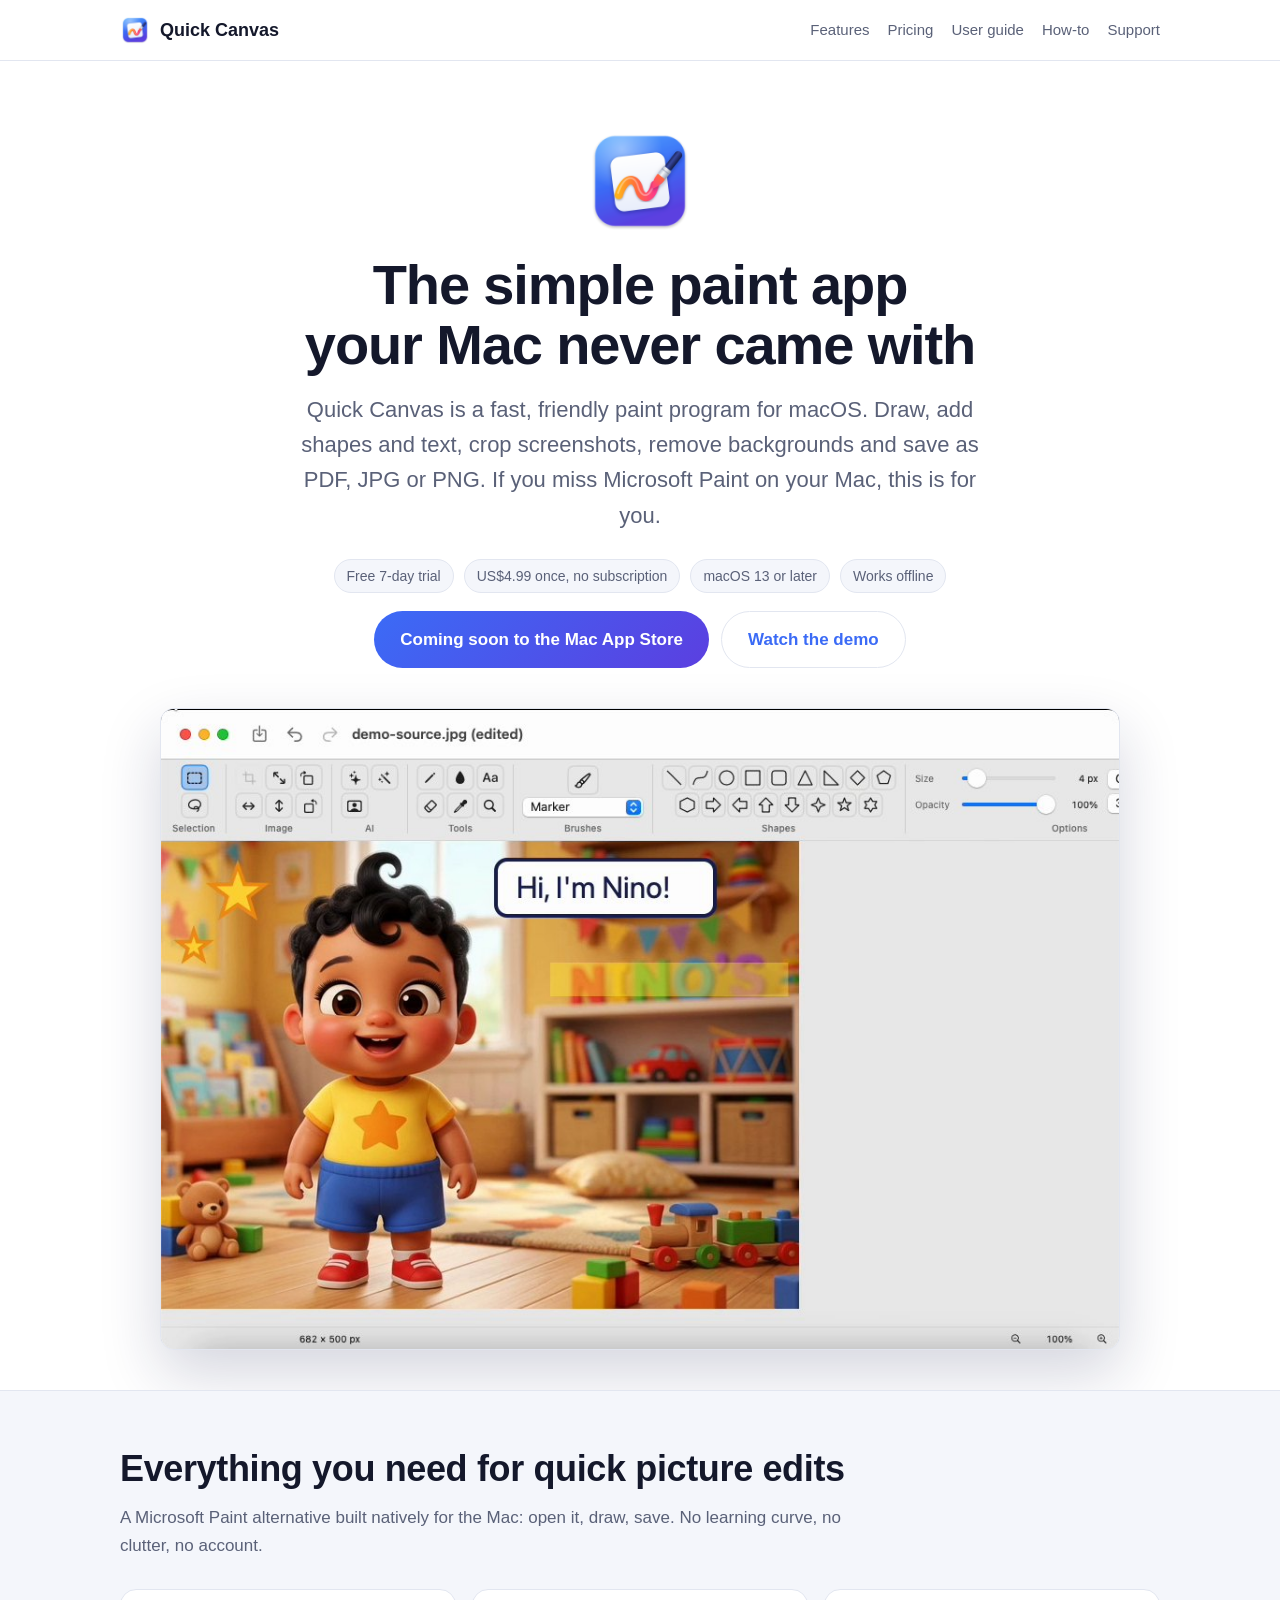
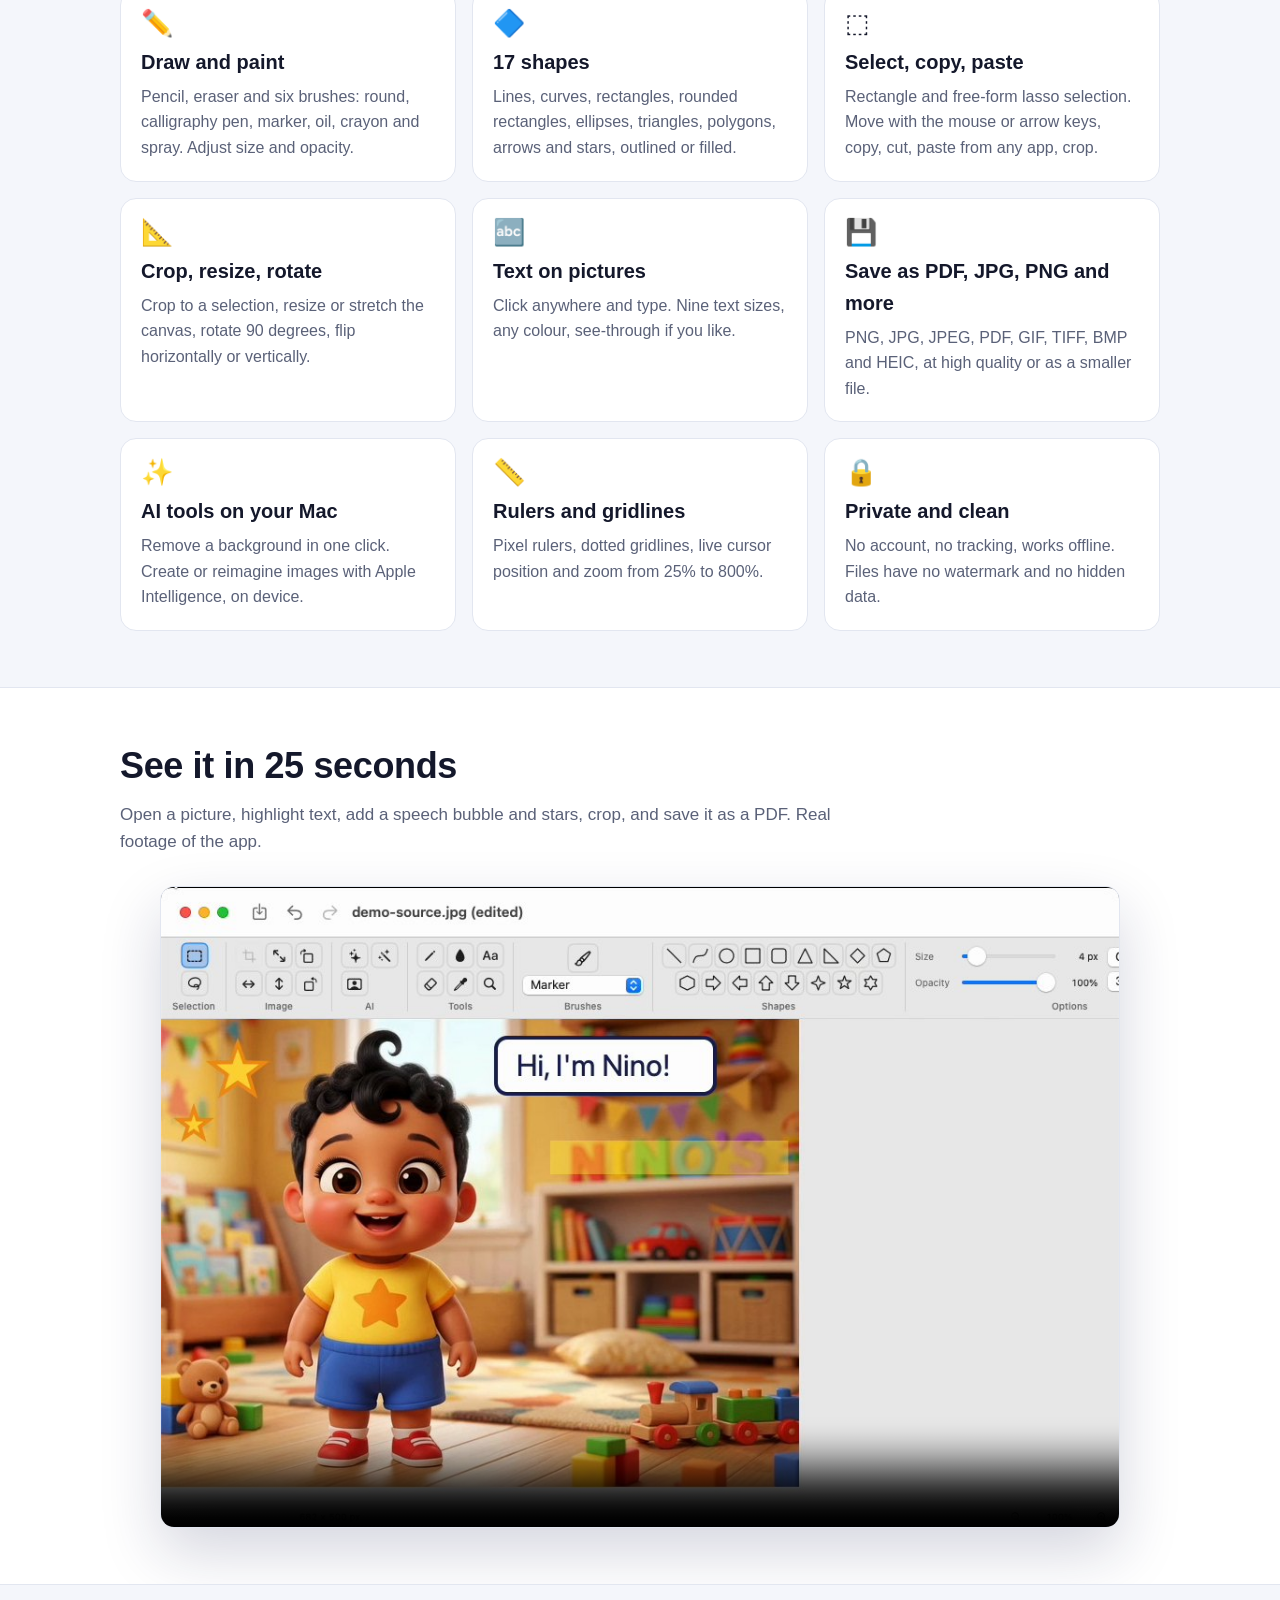
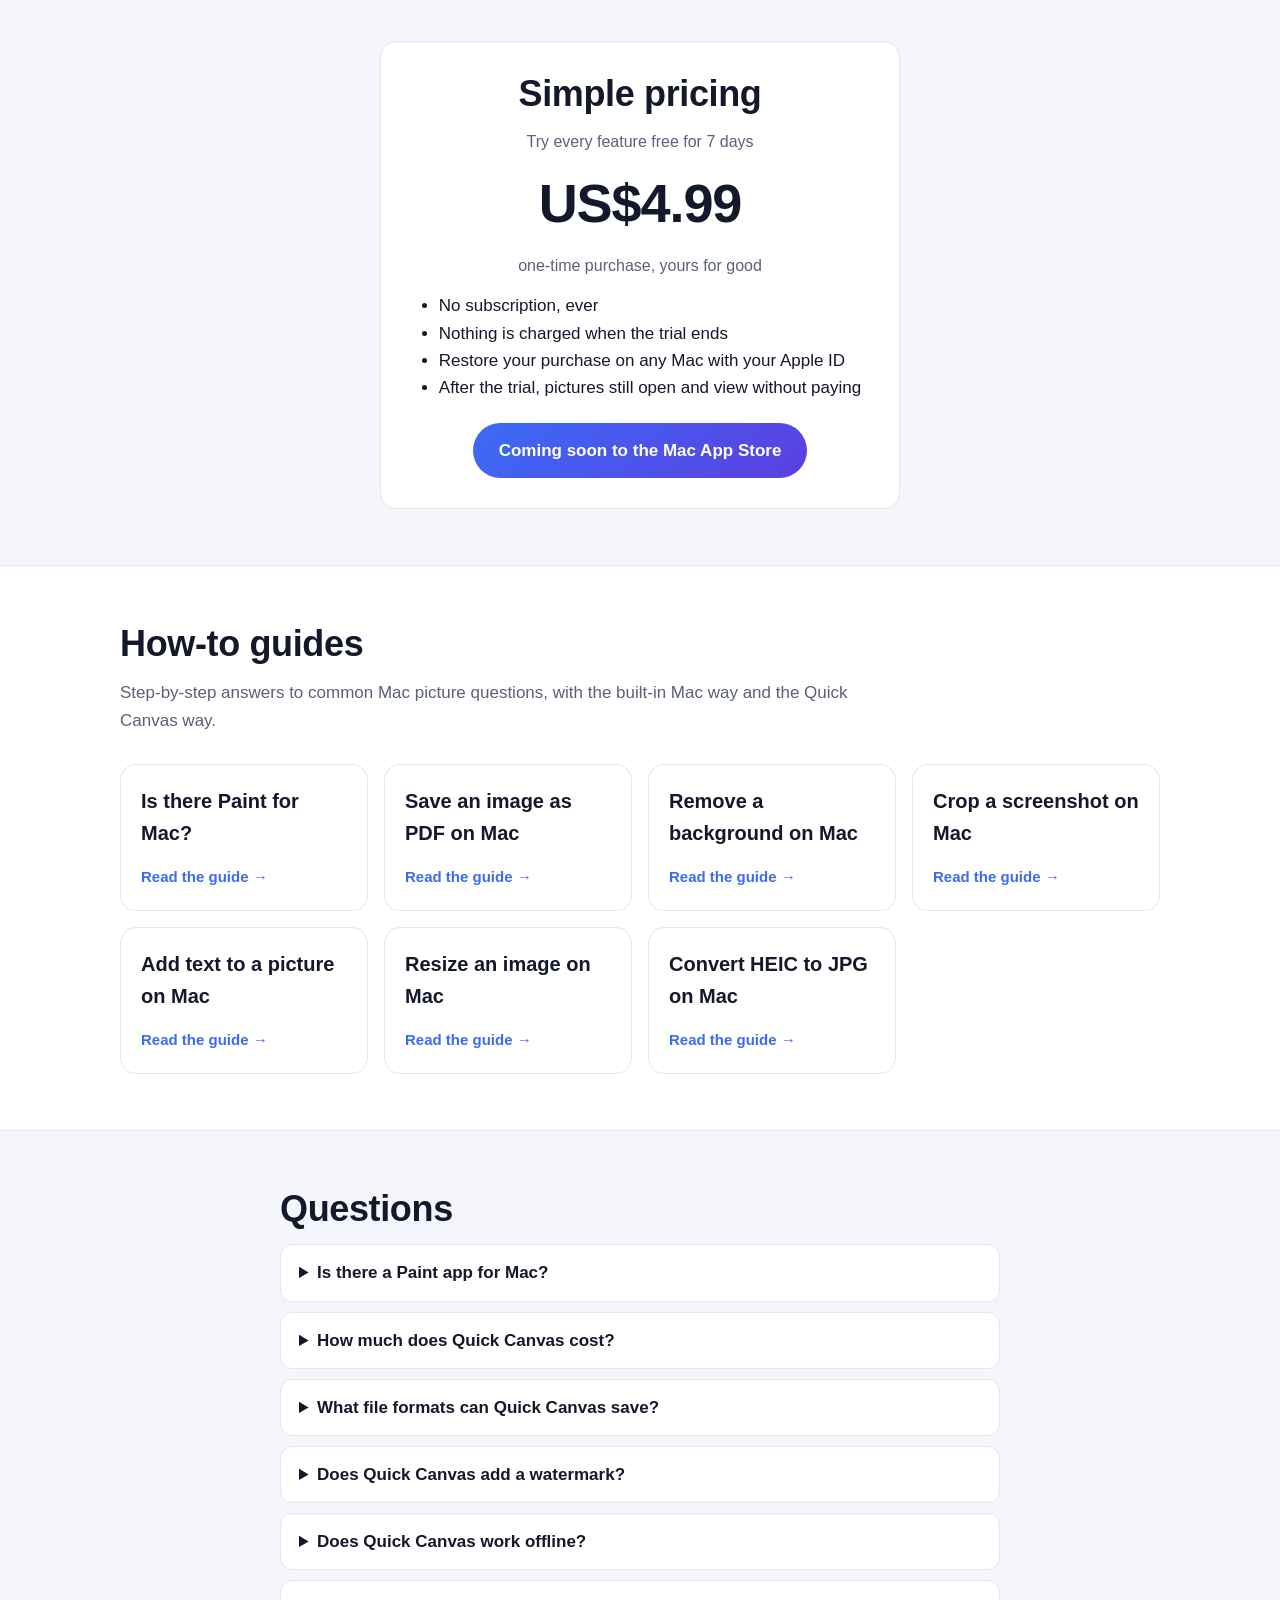
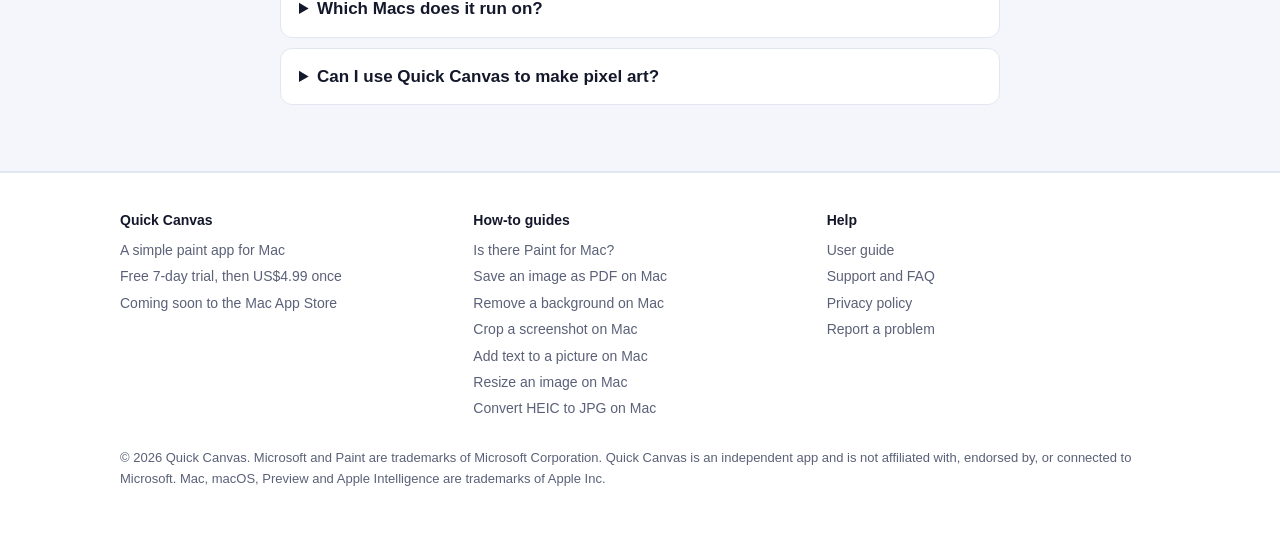
<file: index.html>
<!doctype html>
<html lang="en">
<head>
<meta charset="utf-8">
<meta name="viewport" content="width=device-width, initial-scale=1">
<title>Quick Canvas: a simple Paint app for Mac (MS Paint alternative)</title>
<meta name="description" content="Quick Canvas is a simple paint app for Mac. Draw, add shapes and text, crop screenshots, remove backgrounds and save as PDF, JPG or PNG. Free 7-day trial, then US$4.99 once. No subscription.">
<meta name="keywords" content="paint app for mac, ms paint for mac, microsoft paint alternative mac, simple drawing app mac, paint program macos, image editor mac, crop screenshot mac, save image as pdf mac, remove background mac, pixel art mac, no subscription">
<link rel="canonical" href="https://ismailammar.github.io/quickcanvas-support/">
<meta name="robots" content="index, follow">
<meta name="theme-color" content="#3b6bf6">
<meta property="og:type" content="website">
<meta property="og:site_name" content="Quick Canvas">
<meta property="og:title" content="Quick Canvas: a simple Paint app for Mac (MS Paint alternative)">
<meta property="og:description" content="Quick Canvas is a simple paint app for Mac. Draw, add shapes and text, crop screenshots, remove backgrounds and save as PDF, JPG or PNG. Free 7-day trial, then US$4.99 once. No subscription.">
<meta property="og:url" content="https://ismailammar.github.io/quickcanvas-support/">
<meta property="og:image" content="https://ismailammar.github.io/quickcanvas-support/assets/og-image.png">
<meta property="og:image:width" content="1200">
<meta property="og:image:height" content="630">
<meta name="twitter:card" content="summary_large_image">
<meta name="twitter:title" content="Quick Canvas: a simple Paint app for Mac (MS Paint alternative)">
<meta name="twitter:description" content="Quick Canvas is a simple paint app for Mac. Draw, add shapes and text, crop screenshots, remove backgrounds and save as PDF, JPG or PNG. Free 7-day trial, then US$4.99 once. No subscription.">
<meta name="twitter:image" content="https://ismailammar.github.io/quickcanvas-support/assets/og-image.png">
<link rel="icon" type="image/png" sizes="32x32" href="assets/favicon.png">
<link rel="icon" type="image/png" sizes="64x64" href="assets/favicon-64.png">
<link rel="apple-touch-icon" href="assets/apple-touch-icon.png">
<link rel="stylesheet" href="assets/site.css">
<script type="application/ld+json">{"@context": "https://schema.org", "@type": "SoftwareApplication", "name": "Quick Canvas", "applicationCategory": "DesignApplication", "applicationSubCategory": "Paint and drawing app", "operatingSystem": "macOS 13 or later", "description": "Quick Canvas is a simple paint app for Mac: draw, add shapes and text, crop and resize pictures, remove backgrounds, and save as PNG, JPG, PDF, GIF, TIFF, BMP or HEIC. Free 7-day trial, then a one-time US$4.99 purchase. No subscription.", "url": "https://ismailammar.github.io/quickcanvas-support/", "image": "https://ismailammar.github.io/quickcanvas-support/assets/icon-512.png", "screenshot": "https://ismailammar.github.io/quickcanvas-support/assets/hero.jpg", "offers": {"@type": "Offer", "price": "4.99", "priceCurrency": "USD", "description": "Free 7-day trial, then a one-time purchase. No subscription."}, "featureList": ["Pencil, eraser and six brushes", "17 shapes including arrows and stars", "Rectangle and free-form selection", "Crop, resize, rotate and flip", "Text on pictures", "Opacity control", "Rulers and gridlines", "Save as PNG, JPG, JPEG, PDF, GIF, TIFF, BMP and HEIC", "Remove background on device", "Apple Intelligence image creation", "Clean files with no watermark or hidden data"], "softwareRequirements": "macOS 13 Ventura or later", "isAccessibleForFree": false, "inLanguage": "en"}</script>
<script type="application/ld+json">{"@context": "https://schema.org", "@type": "FAQPage", "mainEntity": [{"@type": "Question", "name": "Is there a Paint app for Mac?", "acceptedAnswer": {"@type": "Answer", "text": "Macs do not come with Microsoft Paint, and Microsoft does not make a Mac version. Quick Canvas is a simple paint app for Mac that covers the same everyday jobs: drawing, shapes, text, selecting, cropping, resizing and saving pictures."}}, {"@type": "Question", "name": "How much does Quick Canvas cost?", "acceptedAnswer": {"@type": "Answer", "text": "Quick Canvas is free to download with a full 7-day trial. After that, a one-time purchase of US$4.99 unlocks it for good. There is no subscription and nothing is charged automatically when the trial ends."}}, {"@type": "Question", "name": "What file formats can Quick Canvas save?", "acceptedAnswer": {"@type": "Answer", "text": "PNG, JPG, JPEG, PDF, GIF, TIFF, BMP and HEIC. Each can be saved at high quality or as a smaller file to save space."}}, {"@type": "Question", "name": "Does Quick Canvas add a watermark?", "acceptedAnswer": {"@type": "Answer", "text": "No. Saved files contain only your picture: no watermark, no app name, no author, no location and no system details. Saved PDFs also have the system version and timestamps removed."}}, {"@type": "Question", "name": "Does Quick Canvas work offline?", "acceptedAnswer": {"@type": "Answer", "text": "Yes. Everything works without an internet connection. There is no account, no tracking and no analytics."}}, {"@type": "Question", "name": "Which Macs does it run on?", "acceptedAnswer": {"@type": "Answer", "text": "Any Mac with macOS 13 Ventura or later, Apple silicon or Intel. Remove Background needs macOS 14 or later. AI image creation needs Apple silicon, macOS 15.2 or later and Apple Intelligence turned on."}}, {"@type": "Question", "name": "Can I use Quick Canvas to make pixel art?", "acceptedAnswer": {"@type": "Answer", "text": "Yes. The pencil draws single pixels, the magnifier zooms to 800%, and gridlines help with placement."}}]}</script>
</head>
<body>
<header class="site"><div class="wrap">
<a class="brand" href="index.html"><img src="assets/icon-256.png" alt="" width="30" height="30">Quick Canvas</a>
<nav class="top" aria-label="Main"><a href="index.html#features" class="hide-sm">Features</a><a href="index.html#pricing" class="hide-sm">Pricing</a><a href="guide.html">User guide</a><a href="how-to/" class="hide-sm">How-to</a><a href="support.html">Support</a></nav>
</div></header>
<main>

<div class="hero"><div class="wrap">
<img class="icon" src="assets/icon-512.png" alt="Quick Canvas app icon" width="112" height="112">
<h1>The simple paint app<br>your Mac never came with</h1>
<p class="lead">Quick Canvas is a fast, friendly paint program for macOS. Draw, add shapes and text, crop screenshots, remove backgrounds and save as PDF, JPG or PNG. If you miss Microsoft Paint on your Mac, this is for you.</p>
<div class="badge-row"><span class="badge">Free 7-day trial</span><span class="badge">US$4.99 once, no subscription</span><span class="badge">macOS 13 or later</span><span class="badge">Works offline</span></div>
<div class="cta-row"><a class="cta" href="#pricing">Coming soon to the Mac App Store</a><a class="cta secondary" href="#demo">Watch the demo</a></div>
<div class="shot"><img src="assets/hero.jpg" alt="Quick Canvas paint app for Mac editing a picture with a speech bubble, stars and highlighted text" width="1024" height="684"></div>
</div></div>

<section id="features" class="alt"><div class="wrap">
<h2>Everything you need for quick picture edits</h2>
<p class="sub">A Microsoft Paint alternative built natively for the Mac: open it, draw, save. No learning curve, no clutter, no account.</p>
<div class="grid three"><div class="card"><div class="ico" aria-hidden="true">✏️</div><h3>Draw and paint</h3><p>Pencil, eraser and six brushes: round, calligraphy pen, marker, oil, crayon and spray. Adjust size and opacity.</p></div><div class="card"><div class="ico" aria-hidden="true">🔷</div><h3>17 shapes</h3><p>Lines, curves, rectangles, rounded rectangles, ellipses, triangles, polygons, arrows and stars, outlined or filled.</p></div><div class="card"><div class="ico" aria-hidden="true">⬚</div><h3>Select, copy, paste</h3><p>Rectangle and free-form lasso selection. Move with the mouse or arrow keys, copy, cut, paste from any app, crop.</p></div><div class="card"><div class="ico" aria-hidden="true">📐</div><h3>Crop, resize, rotate</h3><p>Crop to a selection, resize or stretch the canvas, rotate 90 degrees, flip horizontally or vertically.</p></div><div class="card"><div class="ico" aria-hidden="true">🔤</div><h3>Text on pictures</h3><p>Click anywhere and type. Nine text sizes, any colour, see-through if you like.</p></div><div class="card"><div class="ico" aria-hidden="true">💾</div><h3>Save as PDF, JPG, PNG and more</h3><p>PNG, JPG, JPEG, PDF, GIF, TIFF, BMP and HEIC, at high quality or as a smaller file.</p></div><div class="card"><div class="ico" aria-hidden="true">✨</div><h3>AI tools on your Mac</h3><p>Remove a background in one click. Create or reimagine images with Apple Intelligence, on device.</p></div><div class="card"><div class="ico" aria-hidden="true">📏</div><h3>Rulers and gridlines</h3><p>Pixel rulers, dotted gridlines, live cursor position and zoom from 25% to 800%.</p></div><div class="card"><div class="ico" aria-hidden="true">🔒</div><h3>Private and clean</h3><p>No account, no tracking, works offline. Files have no watermark and no hidden data.</p></div></div>
</div></section>

<section id="demo"><div class="wrap">
<h2>See it in 25 seconds</h2>
<p class="sub">Open a picture, highlight text, add a speech bubble and stars, crop, and save it as a PDF. Real footage of the app.</p>
<div class="shot" style="margin-top:0"><video src="assets/demo.mp4" poster="assets/hero.jpg" controls muted playsinline preload="metadata" width="1024" height="684" aria-label="Quick Canvas demo: editing a picture and saving it as PDF on a Mac"></video></div>
</div></section>

<section id="pricing" class="alt"><div class="wrap">
<div class="card price">
<h2>Simple pricing</h2>
<p class="small">Try every feature free for 7 days</p>
<div class="amount">US$4.99</div>
<p class="small">one-time purchase, yours for good</p>
<ul><li>No subscription, ever</li><li>Nothing is charged when the trial ends</li><li>Restore your purchase on any Mac with your Apple ID</li><li>After the trial, pictures still open and view without paying</li></ul>
<div><a class="cta" href="support.html">Coming soon to the Mac App Store</a></div>
</div>
</div></section>

<section><div class="wrap">
<h2>How-to guides</h2>
<p class="sub">Step-by-step answers to common Mac picture questions, with the built-in Mac way and the Quick Canvas way.</p>
<div class="grid"><div class="card"><h3>Is there Paint for Mac?</h3><a class="more" href="how-to/paint-for-mac.html">Read the guide &rarr;</a></div><div class="card"><h3>Save an image as PDF on Mac</h3><a class="more" href="how-to/save-image-as-pdf-on-mac.html">Read the guide &rarr;</a></div><div class="card"><h3>Remove a background on Mac</h3><a class="more" href="how-to/remove-background-on-mac.html">Read the guide &rarr;</a></div><div class="card"><h3>Crop a screenshot on Mac</h3><a class="more" href="how-to/crop-screenshot-on-mac.html">Read the guide &rarr;</a></div><div class="card"><h3>Add text to a picture on Mac</h3><a class="more" href="how-to/add-text-to-image-on-mac.html">Read the guide &rarr;</a></div><div class="card"><h3>Resize an image on Mac</h3><a class="more" href="how-to/resize-image-on-mac.html">Read the guide &rarr;</a></div><div class="card"><h3>Convert HEIC to JPG on Mac</h3><a class="more" href="how-to/convert-heic-to-jpg-on-mac.html">Read the guide &rarr;</a></div></div>
</div></section>

<section class="alt"><div class="wrap narrow">
<h2>Questions</h2>
<details><summary>Is there a Paint app for Mac?</summary><p>Macs do not come with Microsoft Paint, and Microsoft does not make a Mac version. Quick Canvas is a simple paint app for Mac that covers the same everyday jobs: drawing, shapes, text, selecting, cropping, resizing and saving pictures.</p></details>
<details><summary>How much does Quick Canvas cost?</summary><p>Quick Canvas is free to download with a full 7-day trial. After that, a one-time purchase of US$4.99 unlocks it for good. There is no subscription and nothing is charged automatically when the trial ends.</p></details>
<details><summary>What file formats can Quick Canvas save?</summary><p>PNG, JPG, JPEG, PDF, GIF, TIFF, BMP and HEIC. Each can be saved at high quality or as a smaller file to save space.</p></details>
<details><summary>Does Quick Canvas add a watermark?</summary><p>No. Saved files contain only your picture: no watermark, no app name, no author, no location and no system details. Saved PDFs also have the system version and timestamps removed.</p></details>
<details><summary>Does Quick Canvas work offline?</summary><p>Yes. Everything works without an internet connection. There is no account, no tracking and no analytics.</p></details>
<details><summary>Which Macs does it run on?</summary><p>Any Mac with macOS 13 Ventura or later, Apple silicon or Intel. Remove Background needs macOS 14 or later. AI image creation needs Apple silicon, macOS 15.2 or later and Apple Intelligence turned on.</p></details>
<details><summary>Can I use Quick Canvas to make pixel art?</summary><p>Yes. The pencil draws single pixels, the magnifier zooms to 800%, and gridlines help with placement.</p></details>
</div></section>

</main>
<footer class="site"><div class="wrap">
<div class="cols">
<div><h4>Quick Canvas</h4><ul><li>A simple paint app for Mac</li><li>Free 7-day trial, then US$4.99 once</li><li>Coming soon to the Mac App Store</li></ul></div>
<div><h4>How-to guides</h4><ul><li><a href="how-to/paint-for-mac.html">Is there Paint for Mac?</a></li><li><a href="how-to/save-image-as-pdf-on-mac.html">Save an image as PDF on Mac</a></li><li><a href="how-to/remove-background-on-mac.html">Remove a background on Mac</a></li><li><a href="how-to/crop-screenshot-on-mac.html">Crop a screenshot on Mac</a></li><li><a href="how-to/add-text-to-image-on-mac.html">Add text to a picture on Mac</a></li><li><a href="how-to/resize-image-on-mac.html">Resize an image on Mac</a></li><li><a href="how-to/convert-heic-to-jpg-on-mac.html">Convert HEIC to JPG on Mac</a></li></ul></div>
<div><h4>Help</h4><ul><li><a href="guide.html">User guide</a></li><li><a href="support.html">Support and FAQ</a></li><li><a href="privacy.html">Privacy policy</a></li><li><a href="https://github.com/ismailammar/quickcanvas-support/issues">Report a problem</a></li></ul></div>
</div>
<p class="legal">&copy; 2026 Quick Canvas. Microsoft and Paint are trademarks of Microsoft Corporation. Quick Canvas is an independent app and is not affiliated with, endorsed by, or connected to Microsoft. Mac, macOS, Preview and Apple Intelligence are trademarks of Apple Inc.</p>
</div></footer>
</body>
</html>
</file>
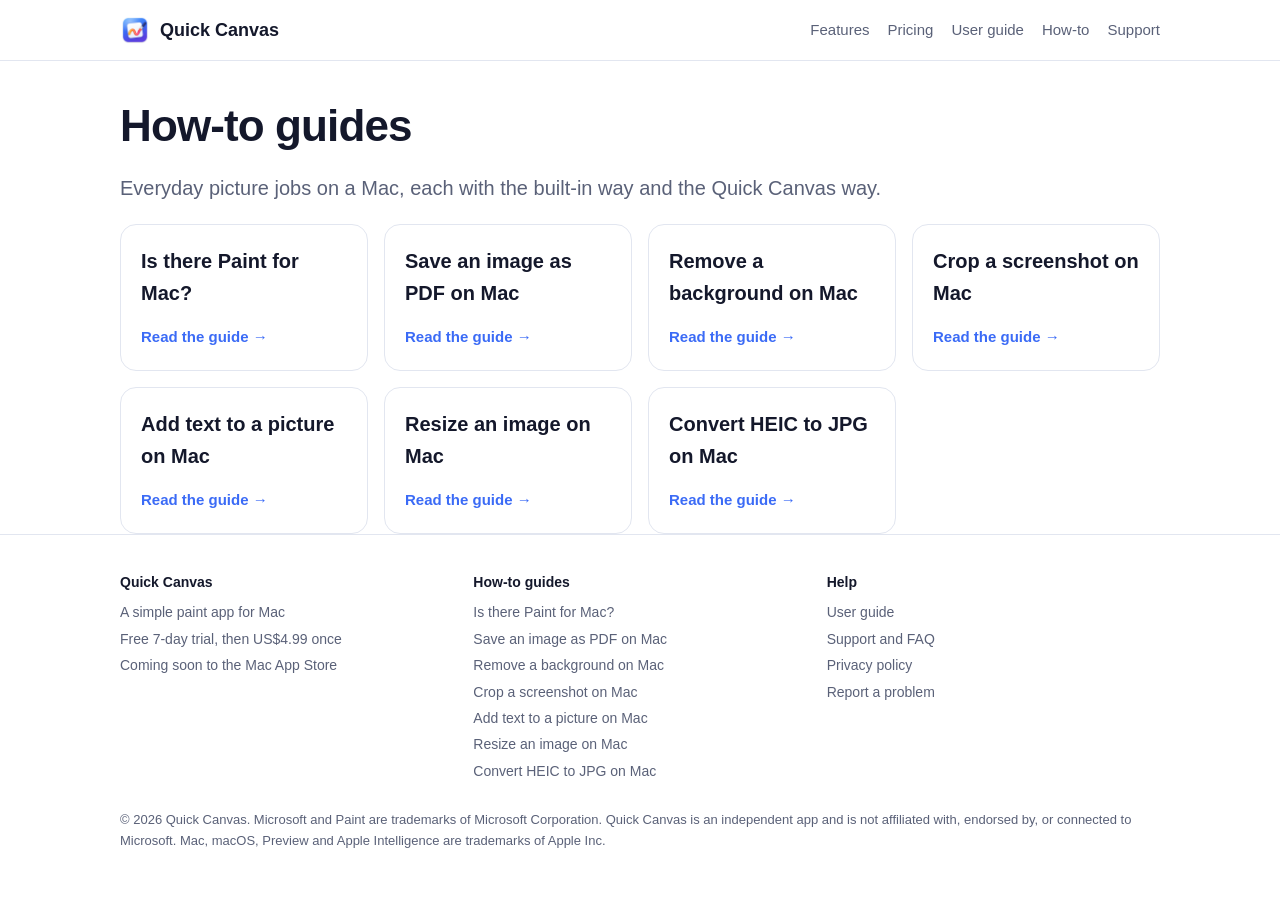
<file: how-to/index.html>
<!doctype html>
<html lang="en">
<head>
<meta charset="utf-8">
<meta name="viewport" content="width=device-width, initial-scale=1">
<title>Mac picture how-to guides: crop, resize, PDF, remove background</title>
<meta name="description" content="Step-by-step guides for everyday picture jobs on Mac: crop screenshots, save images as PDF, remove backgrounds, add text, resize and convert HEIC to JPG.">
<meta name="keywords" content="mac how to, edit pictures mac, image tips mac, crop resize convert mac">
<link rel="canonical" href="https://ismailammar.github.io/quickcanvas-support/how-to/">
<meta name="robots" content="index, follow">
<meta name="theme-color" content="#3b6bf6">
<meta property="og:type" content="website">
<meta property="og:site_name" content="Quick Canvas">
<meta property="og:title" content="Mac picture how-to guides: crop, resize, PDF, remove background">
<meta property="og:description" content="Step-by-step guides for everyday picture jobs on Mac: crop screenshots, save images as PDF, remove backgrounds, add text, resize and convert HEIC to JPG.">
<meta property="og:url" content="https://ismailammar.github.io/quickcanvas-support/how-to/">
<meta property="og:image" content="https://ismailammar.github.io/quickcanvas-support/assets/og-image.png">
<meta property="og:image:width" content="1200">
<meta property="og:image:height" content="630">
<meta name="twitter:card" content="summary_large_image">
<meta name="twitter:title" content="Mac picture how-to guides: crop, resize, PDF, remove background">
<meta name="twitter:description" content="Step-by-step guides for everyday picture jobs on Mac: crop screenshots, save images as PDF, remove backgrounds, add text, resize and convert HEIC to JPG.">
<meta name="twitter:image" content="https://ismailammar.github.io/quickcanvas-support/assets/og-image.png">
<link rel="icon" type="image/png" sizes="32x32" href="../assets/favicon.png">
<link rel="icon" type="image/png" sizes="64x64" href="../assets/favicon-64.png">
<link rel="apple-touch-icon" href="../assets/apple-touch-icon.png">
<link rel="stylesheet" href="../assets/site.css">
<script type="application/ld+json">{"@context": "https://schema.org", "@type": "BreadcrumbList", "itemListElement": [{"@type": "ListItem", "position": 1, "name": "Home", "item": "https://ismailammar.github.io/quickcanvas-support/index.html"}, {"@type": "ListItem", "position": 2, "name": "How-to", "item": "https://ismailammar.github.io/quickcanvas-support/how-to/"}]}</script>
</head>
<body>
<header class="site"><div class="wrap">
<a class="brand" href="../index.html"><img src="../assets/icon-256.png" alt="" width="30" height="30">Quick Canvas</a>
<nav class="top" aria-label="Main"><a href="../index.html#features" class="hide-sm">Features</a><a href="../index.html#pricing" class="hide-sm">Pricing</a><a href="../guide.html">User guide</a><a href="../how-to/" class="hide-sm">How-to</a><a href="../support.html">Support</a></nav>
</div></header>
<main>
<div class="wrap"><article><h1>How-to guides</h1><p class="lead">Everyday picture jobs on a Mac, each with the built-in way and the Quick Canvas way.</p><div class="grid"><div class="card"><h3>Is there Paint for Mac?</h3><a class="more" href="paint-for-mac.html">Read the guide &rarr;</a></div><div class="card"><h3>Save an image as PDF on Mac</h3><a class="more" href="save-image-as-pdf-on-mac.html">Read the guide &rarr;</a></div><div class="card"><h3>Remove a background on Mac</h3><a class="more" href="remove-background-on-mac.html">Read the guide &rarr;</a></div><div class="card"><h3>Crop a screenshot on Mac</h3><a class="more" href="crop-screenshot-on-mac.html">Read the guide &rarr;</a></div><div class="card"><h3>Add text to a picture on Mac</h3><a class="more" href="add-text-to-image-on-mac.html">Read the guide &rarr;</a></div><div class="card"><h3>Resize an image on Mac</h3><a class="more" href="resize-image-on-mac.html">Read the guide &rarr;</a></div><div class="card"><h3>Convert HEIC to JPG on Mac</h3><a class="more" href="convert-heic-to-jpg-on-mac.html">Read the guide &rarr;</a></div></div></article></div>
</main>
<footer class="site"><div class="wrap">
<div class="cols">
<div><h4>Quick Canvas</h4><ul><li>A simple paint app for Mac</li><li>Free 7-day trial, then US$4.99 once</li><li>Coming soon to the Mac App Store</li></ul></div>
<div><h4>How-to guides</h4><ul><li><a href="../how-to/paint-for-mac.html">Is there Paint for Mac?</a></li><li><a href="../how-to/save-image-as-pdf-on-mac.html">Save an image as PDF on Mac</a></li><li><a href="../how-to/remove-background-on-mac.html">Remove a background on Mac</a></li><li><a href="../how-to/crop-screenshot-on-mac.html">Crop a screenshot on Mac</a></li><li><a href="../how-to/add-text-to-image-on-mac.html">Add text to a picture on Mac</a></li><li><a href="../how-to/resize-image-on-mac.html">Resize an image on Mac</a></li><li><a href="../how-to/convert-heic-to-jpg-on-mac.html">Convert HEIC to JPG on Mac</a></li></ul></div>
<div><h4>Help</h4><ul><li><a href="../guide.html">User guide</a></li><li><a href="../support.html">Support and FAQ</a></li><li><a href="../privacy.html">Privacy policy</a></li><li><a href="https://github.com/ismailammar/quickcanvas-support/issues">Report a problem</a></li></ul></div>
</div>
<p class="legal">&copy; 2026 Quick Canvas. Microsoft and Paint are trademarks of Microsoft Corporation. Quick Canvas is an independent app and is not affiliated with, endorsed by, or connected to Microsoft. Mac, macOS, Preview and Apple Intelligence are trademarks of Apple Inc.</p>
</div></footer>
</body>
</html>
</file>
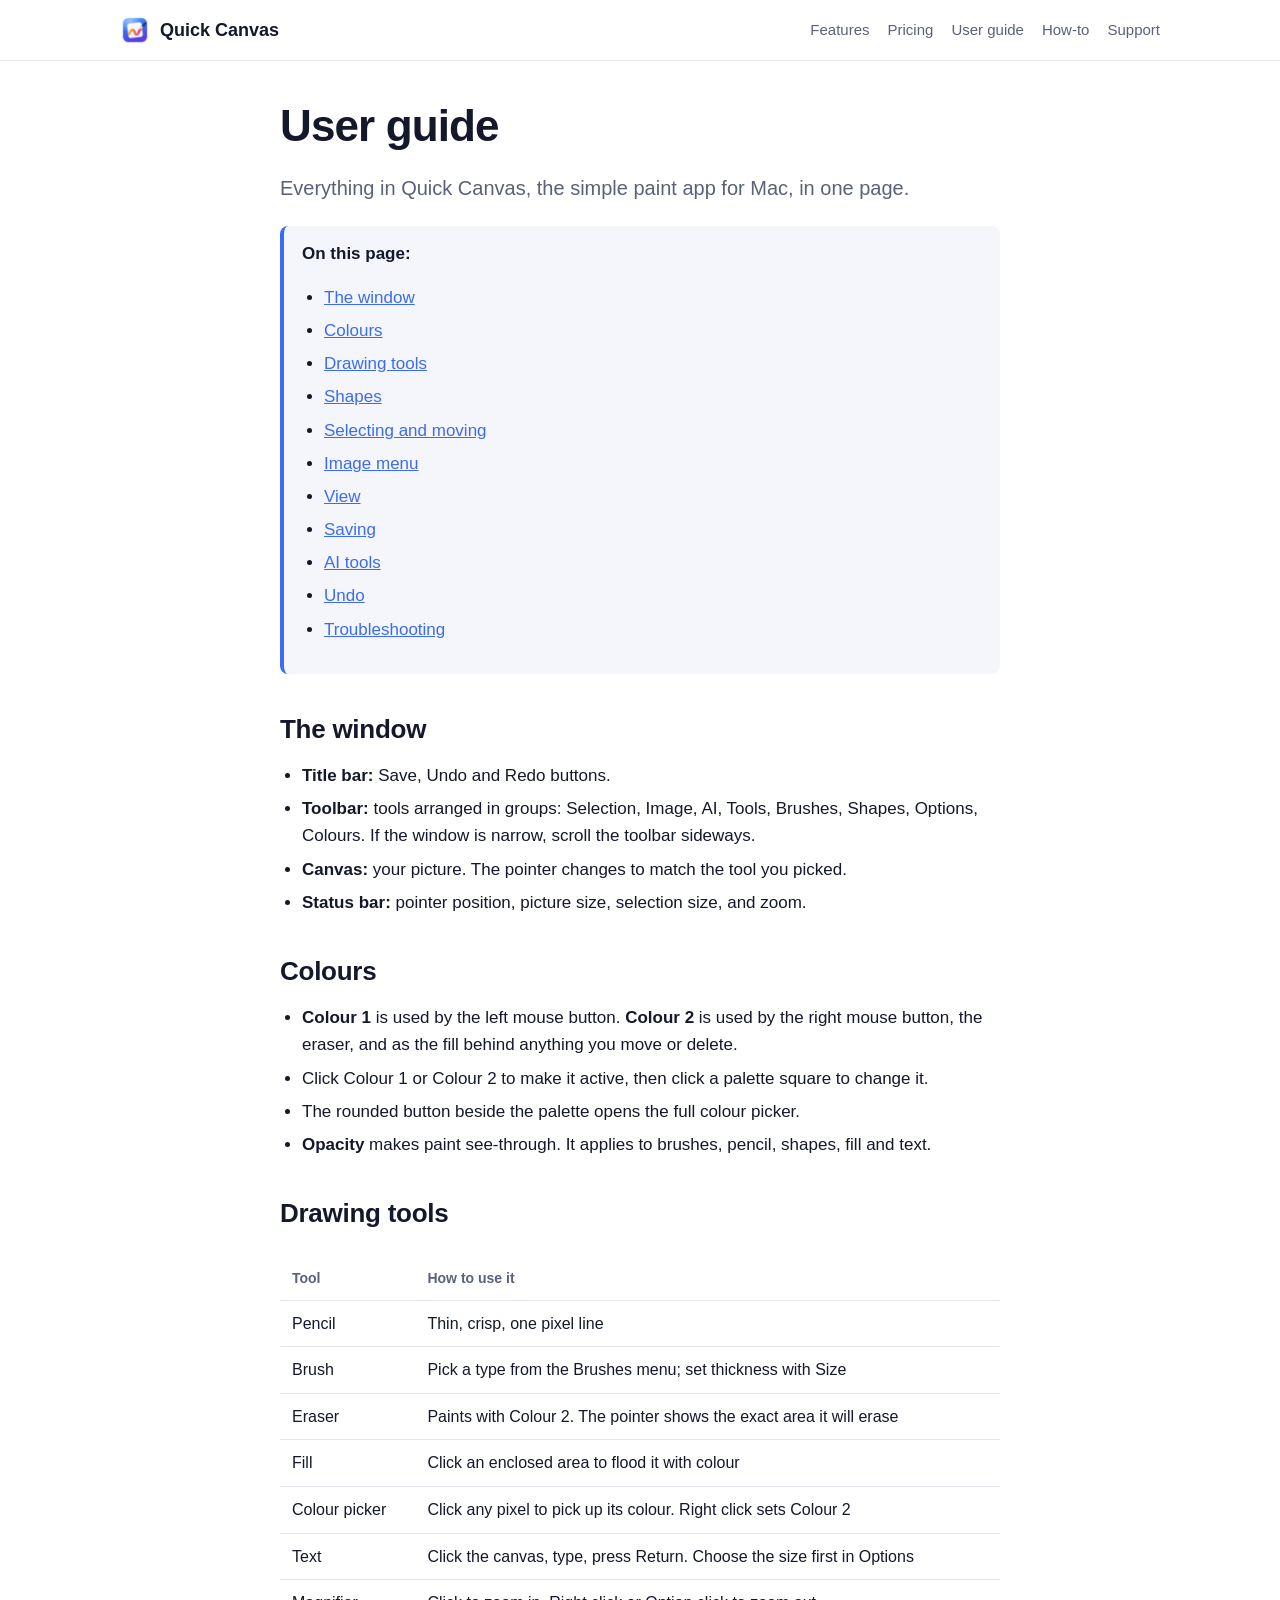
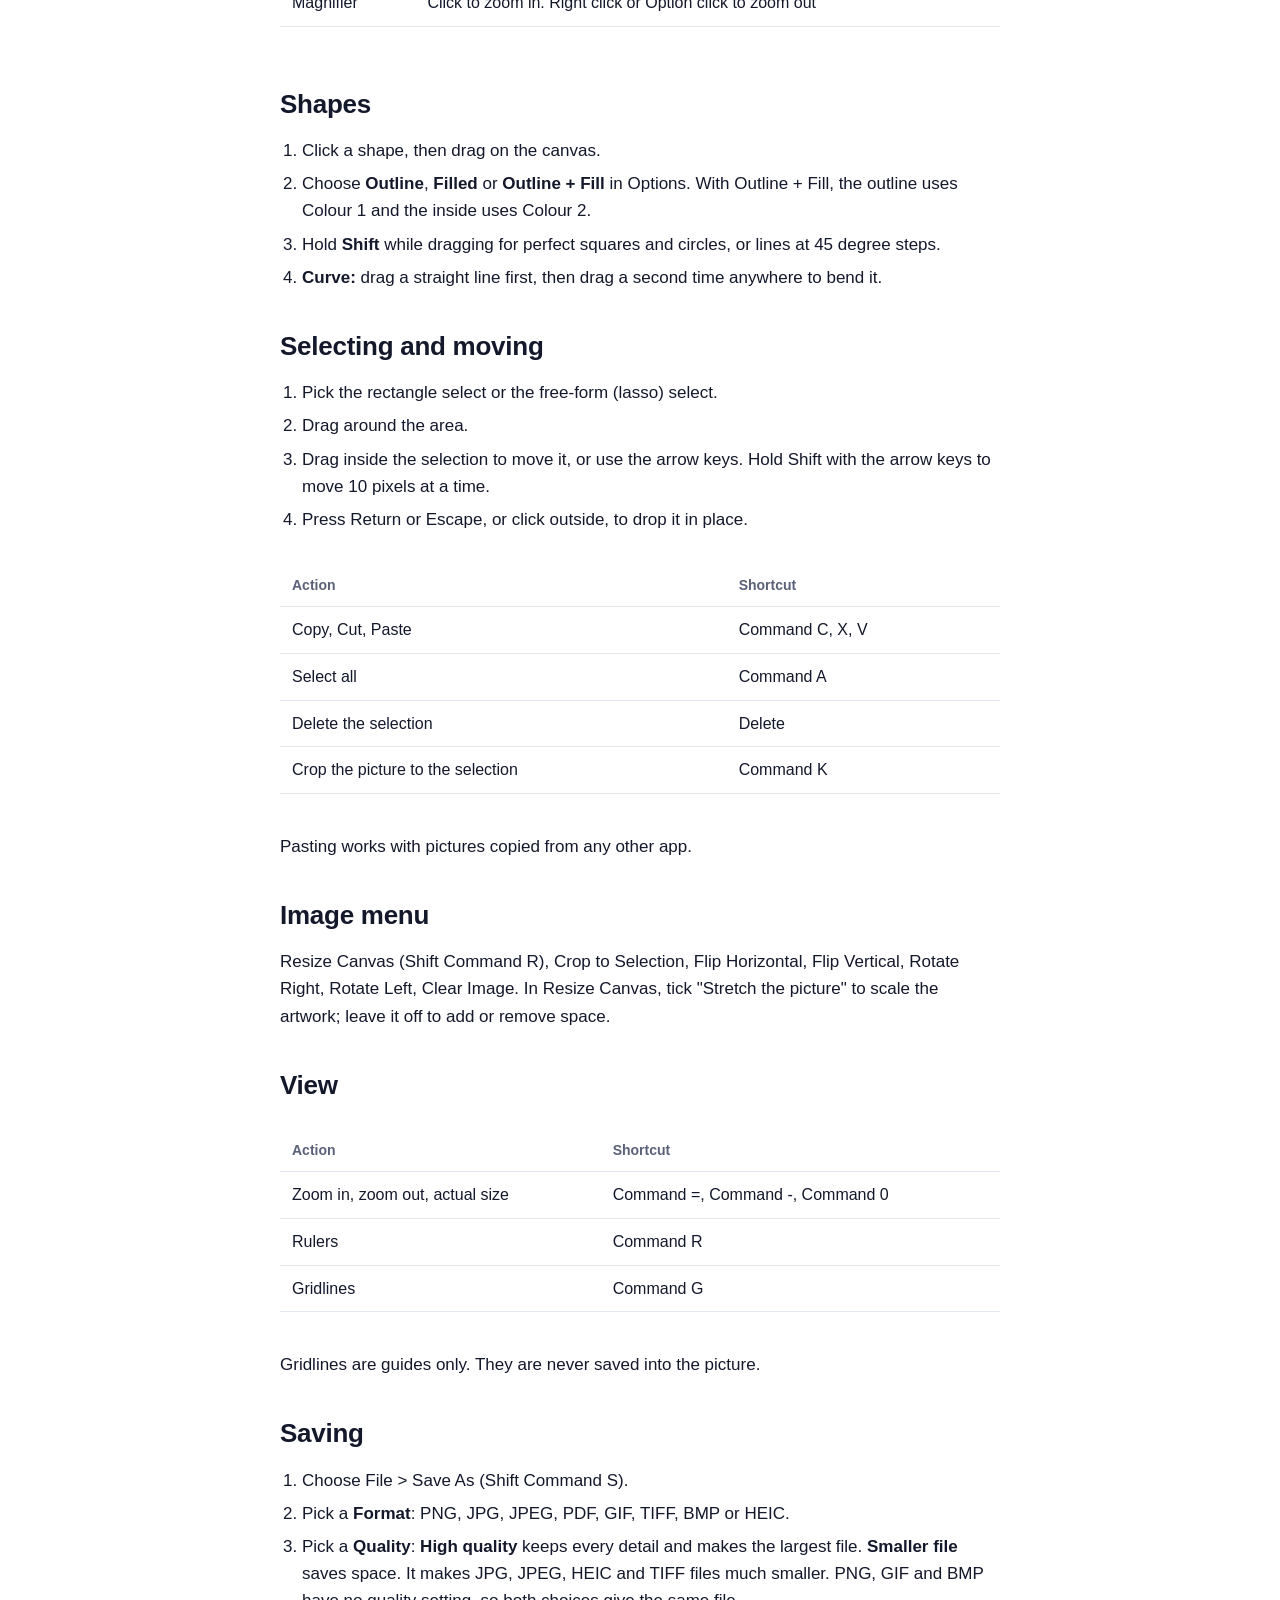
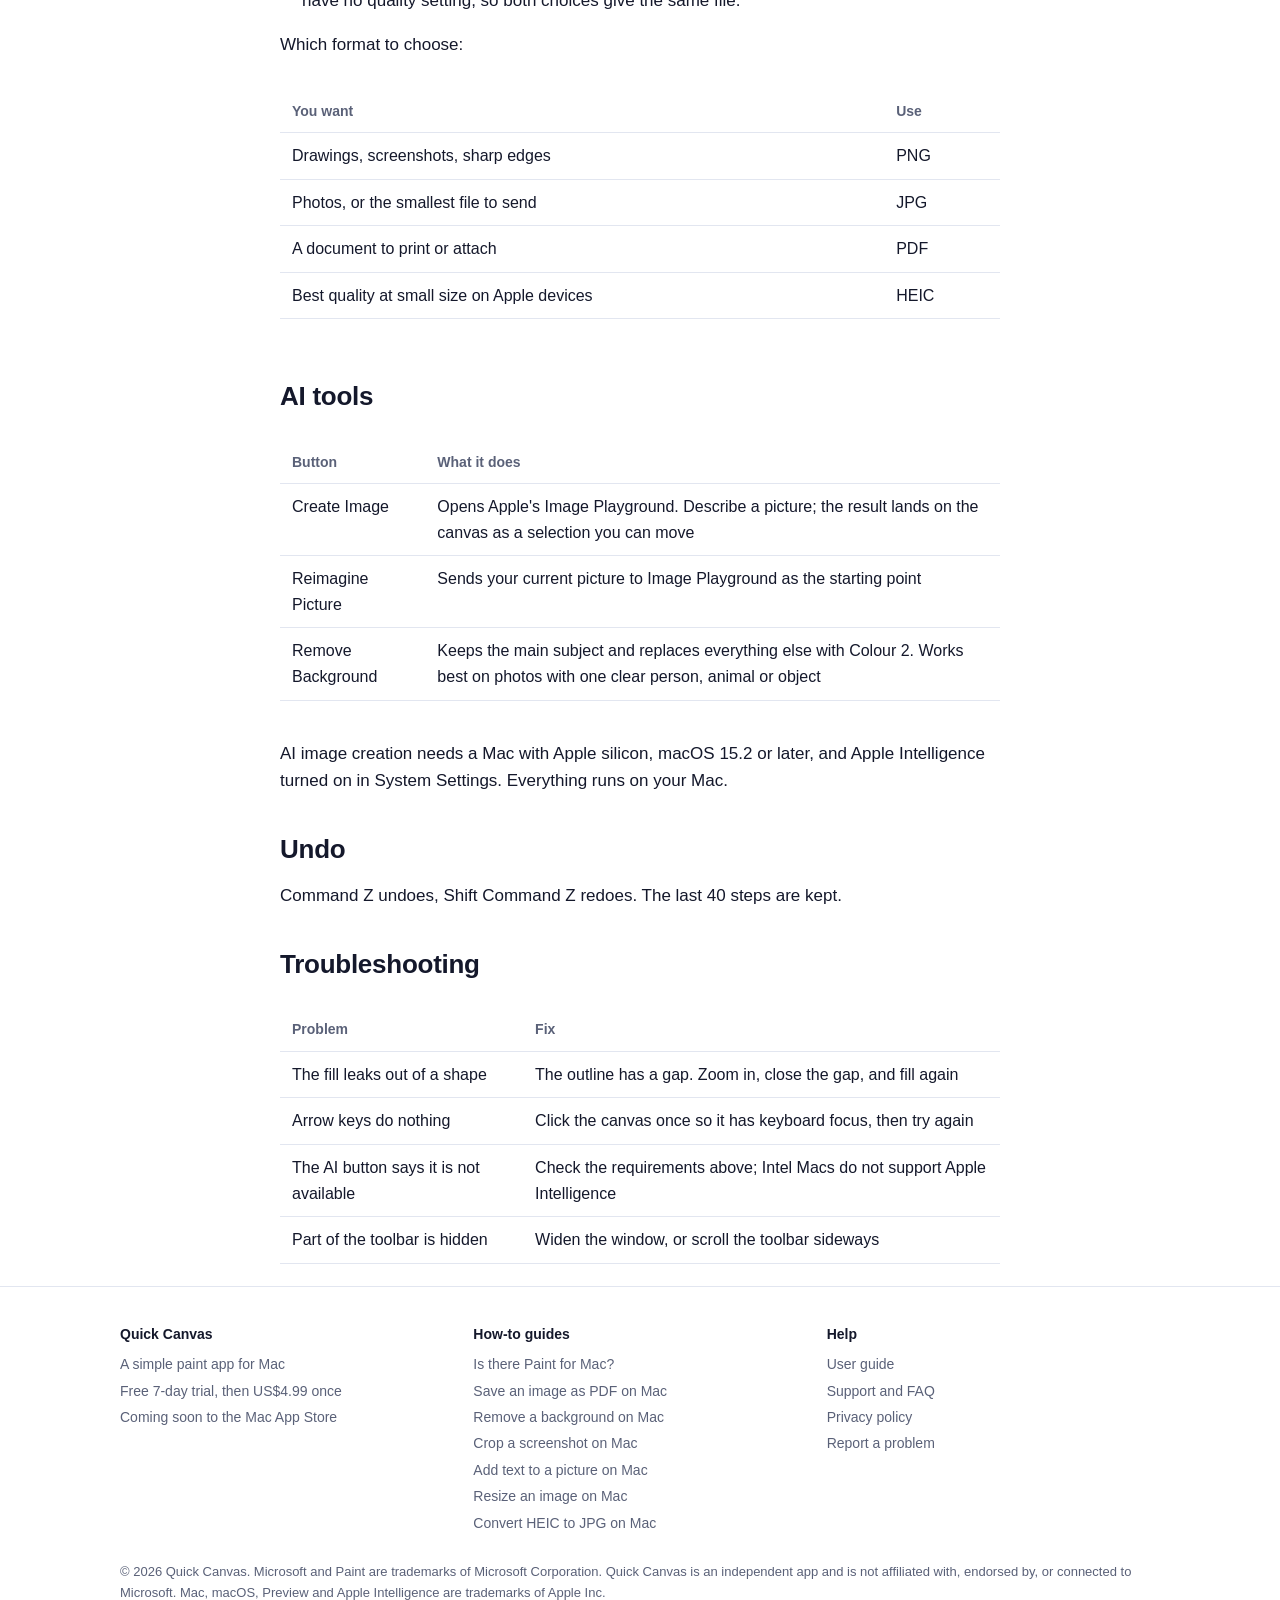
<file: guide.html>
<!doctype html>
<html lang="en">
<head>
<meta charset="utf-8">
<meta name="viewport" content="width=device-width, initial-scale=1">
<title>Quick Canvas user guide: tools, shortcuts, saving and AI</title>
<meta name="description" content="How to use Quick Canvas, the simple paint app for Mac: drawing tools, shapes, selection, keyboard shortcuts, saving as PDF, JPG and PNG, and AI tools.">
<meta name="keywords" content="quick canvas help, paint app mac shortcuts, how to use quick canvas, mac drawing app guide">
<link rel="canonical" href="https://ismailammar.github.io/quickcanvas-support/guide.html">
<meta name="robots" content="index, follow">
<meta name="theme-color" content="#3b6bf6">
<meta property="og:type" content="website">
<meta property="og:site_name" content="Quick Canvas">
<meta property="og:title" content="Quick Canvas user guide: tools, shortcuts, saving and AI">
<meta property="og:description" content="How to use Quick Canvas, the simple paint app for Mac: drawing tools, shapes, selection, keyboard shortcuts, saving as PDF, JPG and PNG, and AI tools.">
<meta property="og:url" content="https://ismailammar.github.io/quickcanvas-support/guide.html">
<meta property="og:image" content="https://ismailammar.github.io/quickcanvas-support/assets/og-image.png">
<meta property="og:image:width" content="1200">
<meta property="og:image:height" content="630">
<meta name="twitter:card" content="summary_large_image">
<meta name="twitter:title" content="Quick Canvas user guide: tools, shortcuts, saving and AI">
<meta name="twitter:description" content="How to use Quick Canvas, the simple paint app for Mac: drawing tools, shapes, selection, keyboard shortcuts, saving as PDF, JPG and PNG, and AI tools.">
<meta name="twitter:image" content="https://ismailammar.github.io/quickcanvas-support/assets/og-image.png">
<link rel="icon" type="image/png" sizes="32x32" href="assets/favicon.png">
<link rel="icon" type="image/png" sizes="64x64" href="assets/favicon-64.png">
<link rel="apple-touch-icon" href="assets/apple-touch-icon.png">
<link rel="stylesheet" href="assets/site.css">
<script type="application/ld+json">{"@context": "https://schema.org", "@type": "BreadcrumbList", "itemListElement": [{"@type": "ListItem", "position": 1, "name": "Home", "item": "https://ismailammar.github.io/quickcanvas-support/index.html"}, {"@type": "ListItem", "position": 2, "name": "User guide", "item": "https://ismailammar.github.io/quickcanvas-support/guide.html"}]}</script>
</head>
<body>
<header class="site"><div class="wrap">
<a class="brand" href="index.html"><img src="assets/icon-256.png" alt="" width="30" height="30">Quick Canvas</a>
<nav class="top" aria-label="Main"><a href="index.html#features" class="hide-sm">Features</a><a href="index.html#pricing" class="hide-sm">Pricing</a><a href="guide.html">User guide</a><a href="how-to/" class="hide-sm">How-to</a><a href="support.html">Support</a></nav>
</div></header>
<main>
<div class="wrap narrow"><article><h1>User guide</h1><p class="lead">Everything in Quick Canvas, the simple paint app for Mac, in one page.</p><div class="note"><strong>On this page:</strong><ul><li><a href="#the-window">The window</a></li><li><a href="#colours">Colours</a></li><li><a href="#drawing-tools">Drawing tools</a></li><li><a href="#shapes">Shapes</a></li><li><a href="#selecting-and-moving">Selecting and moving</a></li><li><a href="#image-menu">Image menu</a></li><li><a href="#view">View</a></li><li><a href="#saving">Saving</a></li><li><a href="#ai-tools">AI tools</a></li><li><a href="#undo">Undo</a></li><li><a href="#troubleshooting">Troubleshooting</a></li></ul></div><h2 id="the-window">The window</h2>
<ul><li><strong>Title bar:</strong> Save, Undo and Redo buttons.</li><li><strong>Toolbar:</strong> tools arranged in groups: Selection, Image, AI, Tools, Brushes, Shapes, Options, Colours. If the window is narrow, scroll the toolbar sideways.</li><li><strong>Canvas:</strong> your picture. The pointer changes to match the tool you picked.</li><li><strong>Status bar:</strong> pointer position, picture size, selection size, and zoom.</li></ul>
<h2 id="colours">Colours</h2>
<ul><li><strong>Colour 1</strong> is used by the left mouse button. <strong>Colour 2</strong> is used by the right mouse button, the eraser, and as the fill behind anything you move or delete.</li><li>Click Colour 1 or Colour 2 to make it active, then click a palette square to change it.</li><li>The rounded button beside the palette opens the full colour picker.</li><li><strong>Opacity</strong> makes paint see-through. It applies to brushes, pencil, shapes, fill and text.</li></ul>
<h2 id="drawing-tools">Drawing tools</h2>
<div class="table-scroll"><table><tr><th>Tool</th><th>How to use it</th></tr><tr><td>Pencil</td><td>Thin, crisp, one pixel line</td></tr><tr><td>Brush</td><td>Pick a type from the Brushes menu; set thickness with Size</td></tr><tr><td>Eraser</td><td>Paints with Colour 2. The pointer shows the exact area it will erase</td></tr><tr><td>Fill</td><td>Click an enclosed area to flood it with colour</td></tr><tr><td>Colour picker</td><td>Click any pixel to pick up its colour. Right click sets Colour 2</td></tr><tr><td>Text</td><td>Click the canvas, type, press Return. Choose the size first in Options</td></tr><tr><td>Magnifier</td><td>Click to zoom in. Right click or Option click to zoom out</td></tr></table></div>
<h2 id="shapes">Shapes</h2>
<ol><li>Click a shape, then drag on the canvas.</li><li>Choose <strong>Outline</strong>, <strong>Filled</strong> or <strong>Outline + Fill</strong> in Options. With Outline + Fill, the outline uses Colour 1 and the inside uses Colour 2.</li><li>Hold <strong>Shift</strong> while dragging for perfect squares and circles, or lines at 45 degree steps.</li><li><strong>Curve:</strong> drag a straight line first, then drag a second time anywhere to bend it.</li></ol>
<h2 id="selecting-and-moving">Selecting and moving</h2>
<ol><li>Pick the rectangle select or the free-form (lasso) select.</li><li>Drag around the area.</li><li>Drag inside the selection to move it, or use the arrow keys. Hold Shift with the arrow keys to move 10 pixels at a time.</li><li>Press Return or Escape, or click outside, to drop it in place.</li></ol>
<div class="table-scroll"><table><tr><th>Action</th><th>Shortcut</th></tr><tr><td>Copy, Cut, Paste</td><td>Command C, X, V</td></tr><tr><td>Select all</td><td>Command A</td></tr><tr><td>Delete the selection</td><td>Delete</td></tr><tr><td>Crop the picture to the selection</td><td>Command K</td></tr></table></div>
<p>Pasting works with pictures copied from any other app.</p>
<h2 id="image-menu">Image menu</h2>
<p>Resize Canvas (Shift Command R), Crop to Selection, Flip Horizontal, Flip Vertical, Rotate Right, Rotate Left, Clear Image. In Resize Canvas, tick &quot;Stretch the picture&quot; to scale the artwork; leave it off to add or remove space.</p>
<h2 id="view">View</h2>
<div class="table-scroll"><table><tr><th>Action</th><th>Shortcut</th></tr><tr><td>Zoom in, zoom out, actual size</td><td>Command =, Command -, Command 0</td></tr><tr><td>Rulers</td><td>Command R</td></tr><tr><td>Gridlines</td><td>Command G</td></tr></table></div>
<p>Gridlines are guides only. They are never saved into the picture.</p>
<h2 id="saving">Saving</h2>
<ol><li>Choose File &gt; Save As (Shift Command S).</li><li>Pick a <strong>Format</strong>: PNG, JPG, JPEG, PDF, GIF, TIFF, BMP or HEIC.</li><li>Pick a <strong>Quality</strong>: <strong>High quality</strong> keeps every detail and makes the largest file. <strong>Smaller file</strong> saves space. It makes JPG, JPEG, HEIC and TIFF files much smaller. PNG, GIF and BMP have no quality setting, so both choices give the same file.</li></ol>
<p>Which format to choose:</p>
<div class="table-scroll"><table><tr><th>You want</th><th>Use</th></tr><tr><td>Drawings, screenshots, sharp edges</td><td>PNG</td></tr><tr><td>Photos, or the smallest file to send</td><td>JPG</td></tr><tr><td>A document to print or attach</td><td>PDF</td></tr><tr><td>Best quality at small size on Apple devices</td><td>HEIC</td></tr></table></div>
<h2 id="ai-tools">AI tools</h2>
<div class="table-scroll"><table><tr><th>Button</th><th>What it does</th></tr><tr><td>Create Image</td><td>Opens Apple&#x27;s Image Playground. Describe a picture; the result lands on the canvas as a selection you can move</td></tr><tr><td>Reimagine Picture</td><td>Sends your current picture to Image Playground as the starting point</td></tr><tr><td>Remove Background</td><td>Keeps the main subject and replaces everything else with Colour 2. Works best on photos with one clear person, animal or object</td></tr></table></div>
<p>AI image creation needs a Mac with Apple silicon, macOS 15.2 or later, and Apple Intelligence turned on in System Settings. Everything runs on your Mac.</p>
<h2 id="undo">Undo</h2>
<p>Command Z undoes, Shift Command Z redoes. The last 40 steps are kept.</p>
<h2 id="troubleshooting">Troubleshooting</h2>
<div class="table-scroll"><table><tr><th>Problem</th><th>Fix</th></tr><tr><td>The fill leaks out of a shape</td><td>The outline has a gap. Zoom in, close the gap, and fill again</td></tr><tr><td>Arrow keys do nothing</td><td>Click the canvas once so it has keyboard focus, then try again</td></tr><tr><td>The AI button says it is not available</td><td>Check the requirements above; Intel Macs do not support Apple Intelligence</td></tr><tr><td>Part of the toolbar is hidden</td><td>Widen the window, or scroll the toolbar sideways</td></tr></table></div></article></div>
</main>
<footer class="site"><div class="wrap">
<div class="cols">
<div><h4>Quick Canvas</h4><ul><li>A simple paint app for Mac</li><li>Free 7-day trial, then US$4.99 once</li><li>Coming soon to the Mac App Store</li></ul></div>
<div><h4>How-to guides</h4><ul><li><a href="how-to/paint-for-mac.html">Is there Paint for Mac?</a></li><li><a href="how-to/save-image-as-pdf-on-mac.html">Save an image as PDF on Mac</a></li><li><a href="how-to/remove-background-on-mac.html">Remove a background on Mac</a></li><li><a href="how-to/crop-screenshot-on-mac.html">Crop a screenshot on Mac</a></li><li><a href="how-to/add-text-to-image-on-mac.html">Add text to a picture on Mac</a></li><li><a href="how-to/resize-image-on-mac.html">Resize an image on Mac</a></li><li><a href="how-to/convert-heic-to-jpg-on-mac.html">Convert HEIC to JPG on Mac</a></li></ul></div>
<div><h4>Help</h4><ul><li><a href="guide.html">User guide</a></li><li><a href="support.html">Support and FAQ</a></li><li><a href="privacy.html">Privacy policy</a></li><li><a href="https://github.com/ismailammar/quickcanvas-support/issues">Report a problem</a></li></ul></div>
</div>
<p class="legal">&copy; 2026 Quick Canvas. Microsoft and Paint are trademarks of Microsoft Corporation. Quick Canvas is an independent app and is not affiliated with, endorsed by, or connected to Microsoft. Mac, macOS, Preview and Apple Intelligence are trademarks of Apple Inc.</p>
</div></footer>
</body>
</html>
</file>
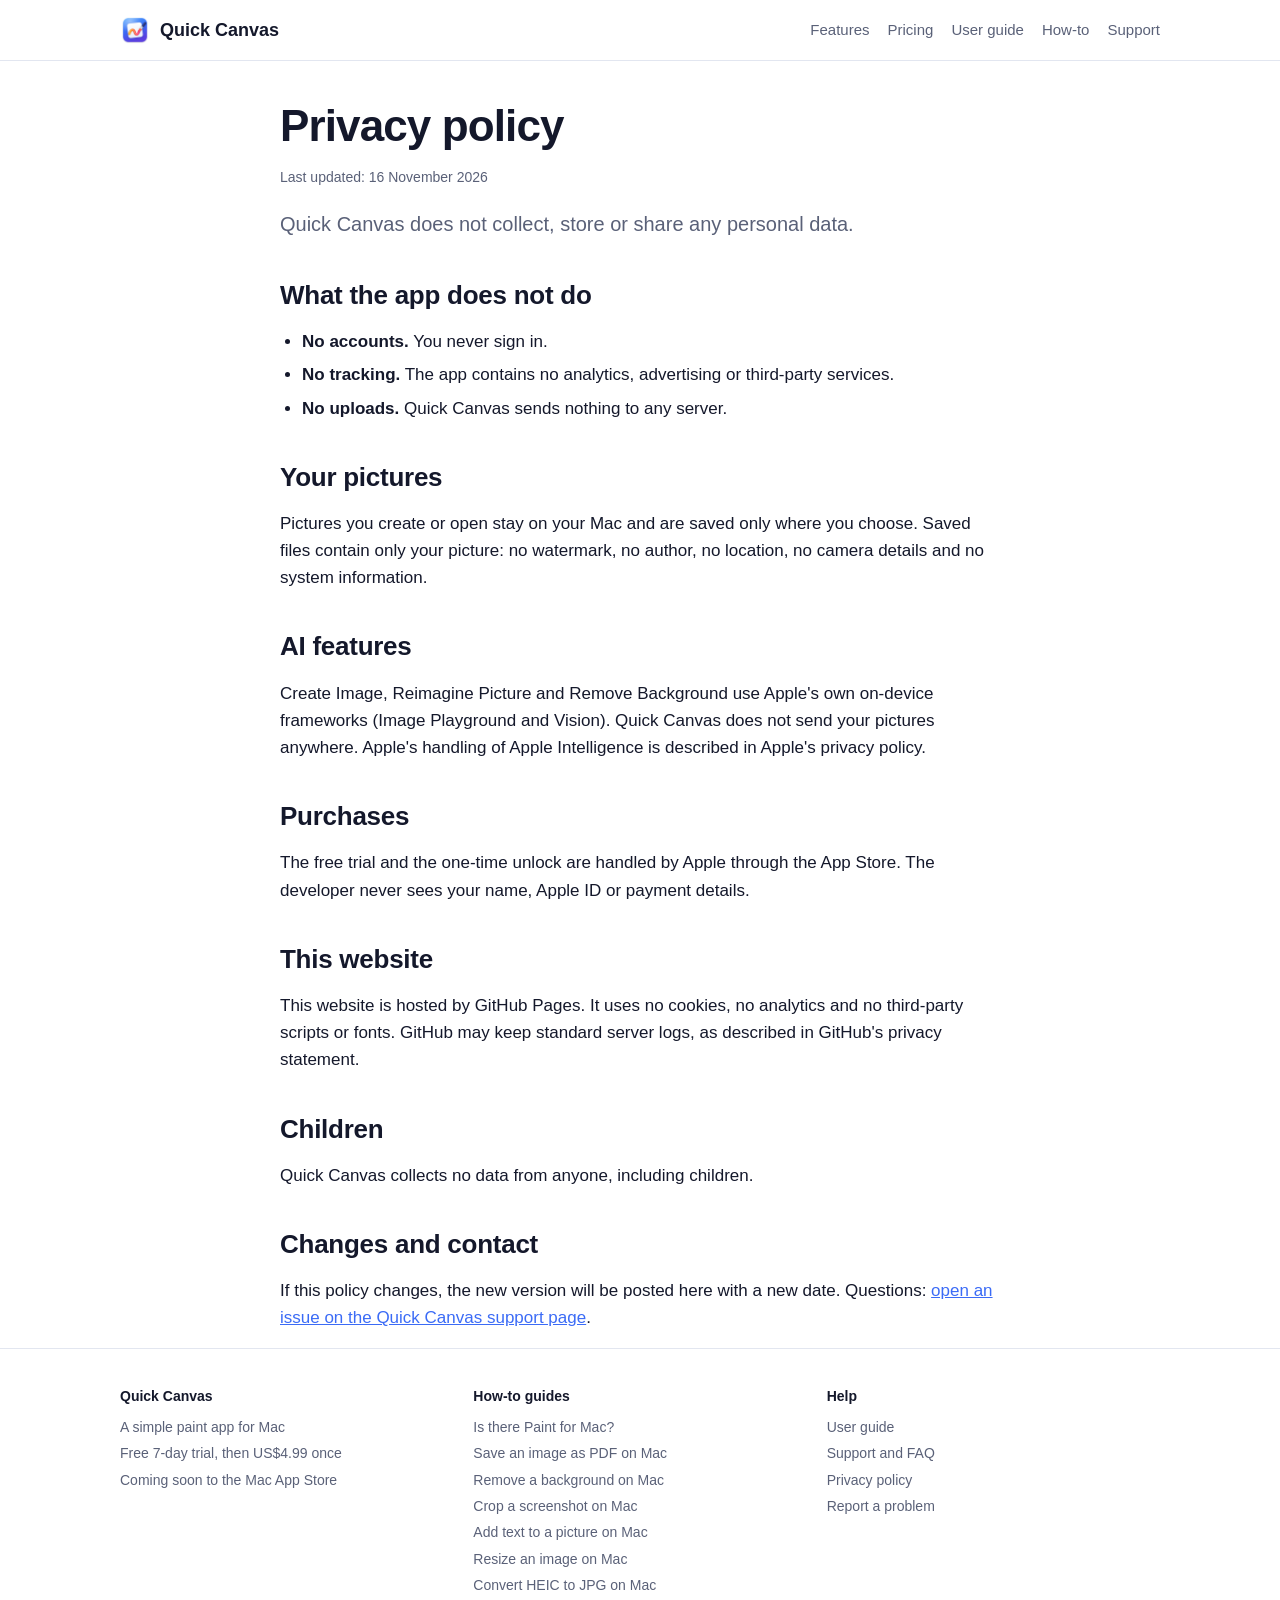
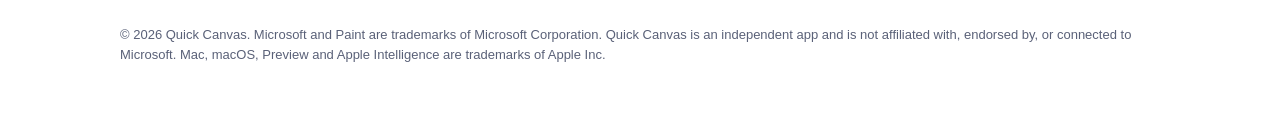
<file: privacy.html>
<!doctype html>
<html lang="en">
<head>
<meta charset="utf-8">
<meta name="viewport" content="width=device-width, initial-scale=1">
<title>Quick Canvas privacy policy</title>
<meta name="description" content="Quick Canvas collects no personal data: no account, no tracking, no analytics. Pictures stay on your Mac and AI features run on device.">
<meta name="keywords" content="quick canvas privacy, private paint app mac, offline image editor no tracking">
<link rel="canonical" href="https://ismailammar.github.io/quickcanvas-support/privacy.html">
<meta name="robots" content="index, follow">
<meta name="theme-color" content="#3b6bf6">
<meta property="og:type" content="website">
<meta property="og:site_name" content="Quick Canvas">
<meta property="og:title" content="Quick Canvas privacy policy">
<meta property="og:description" content="Quick Canvas collects no personal data: no account, no tracking, no analytics. Pictures stay on your Mac and AI features run on device.">
<meta property="og:url" content="https://ismailammar.github.io/quickcanvas-support/privacy.html">
<meta property="og:image" content="https://ismailammar.github.io/quickcanvas-support/assets/og-image.png">
<meta property="og:image:width" content="1200">
<meta property="og:image:height" content="630">
<meta name="twitter:card" content="summary_large_image">
<meta name="twitter:title" content="Quick Canvas privacy policy">
<meta name="twitter:description" content="Quick Canvas collects no personal data: no account, no tracking, no analytics. Pictures stay on your Mac and AI features run on device.">
<meta name="twitter:image" content="https://ismailammar.github.io/quickcanvas-support/assets/og-image.png">
<link rel="icon" type="image/png" sizes="32x32" href="assets/favicon.png">
<link rel="icon" type="image/png" sizes="64x64" href="assets/favicon-64.png">
<link rel="apple-touch-icon" href="assets/apple-touch-icon.png">
<link rel="stylesheet" href="assets/site.css">
<script type="application/ld+json">{"@context": "https://schema.org", "@type": "BreadcrumbList", "itemListElement": [{"@type": "ListItem", "position": 1, "name": "Home", "item": "https://ismailammar.github.io/quickcanvas-support/index.html"}, {"@type": "ListItem", "position": 2, "name": "Privacy policy", "item": "https://ismailammar.github.io/quickcanvas-support/privacy.html"}]}</script>
</head>
<body>
<header class="site"><div class="wrap">
<a class="brand" href="index.html"><img src="assets/icon-256.png" alt="" width="30" height="30">Quick Canvas</a>
<nav class="top" aria-label="Main"><a href="index.html#features" class="hide-sm">Features</a><a href="index.html#pricing" class="hide-sm">Pricing</a><a href="guide.html">User guide</a><a href="how-to/" class="hide-sm">How-to</a><a href="support.html">Support</a></nav>
</div></header>
<main>
<div class="wrap narrow"><article><h1>Privacy policy</h1><p class="small">Last updated: 16 November 2026</p>
<p class="lead">Quick Canvas does not collect, store or share any personal data.</p>
<h2>What the app does not do</h2>
<ul><li><strong>No accounts.</strong> You never sign in.</li><li><strong>No tracking.</strong> The app contains no analytics, advertising or third-party services.</li><li><strong>No uploads.</strong> Quick Canvas sends nothing to any server.</li></ul>
<h2>Your pictures</h2>
<p>Pictures you create or open stay on your Mac and are saved only where you choose. Saved files contain only your picture: no watermark, no author, no location, no camera details and no system information.</p>
<h2>AI features</h2>
<p>Create Image, Reimagine Picture and Remove Background use Apple's own on-device frameworks (Image Playground and Vision). Quick Canvas does not send your pictures anywhere. Apple's handling of Apple Intelligence is described in Apple's privacy policy.</p>
<h2>Purchases</h2>
<p>The free trial and the one-time unlock are handled by Apple through the App Store. The developer never sees your name, Apple ID or payment details.</p>
<h2>This website</h2>
<p>This website is hosted by GitHub Pages. It uses no cookies, no analytics and no third-party scripts or fonts. GitHub may keep standard server logs, as described in GitHub's privacy statement.</p>
<h2>Children</h2>
<p>Quick Canvas collects no data from anyone, including children.</p>
<h2>Changes and contact</h2>
<p>If this policy changes, the new version will be posted here with a new date. Questions: <a href="https://github.com/ismailammar/quickcanvas-support/issues">open an issue on the Quick Canvas support page</a>.</p>
</article></div>
</main>
<footer class="site"><div class="wrap">
<div class="cols">
<div><h4>Quick Canvas</h4><ul><li>A simple paint app for Mac</li><li>Free 7-day trial, then US$4.99 once</li><li>Coming soon to the Mac App Store</li></ul></div>
<div><h4>How-to guides</h4><ul><li><a href="how-to/paint-for-mac.html">Is there Paint for Mac?</a></li><li><a href="how-to/save-image-as-pdf-on-mac.html">Save an image as PDF on Mac</a></li><li><a href="how-to/remove-background-on-mac.html">Remove a background on Mac</a></li><li><a href="how-to/crop-screenshot-on-mac.html">Crop a screenshot on Mac</a></li><li><a href="how-to/add-text-to-image-on-mac.html">Add text to a picture on Mac</a></li><li><a href="how-to/resize-image-on-mac.html">Resize an image on Mac</a></li><li><a href="how-to/convert-heic-to-jpg-on-mac.html">Convert HEIC to JPG on Mac</a></li></ul></div>
<div><h4>Help</h4><ul><li><a href="guide.html">User guide</a></li><li><a href="support.html">Support and FAQ</a></li><li><a href="privacy.html">Privacy policy</a></li><li><a href="https://github.com/ismailammar/quickcanvas-support/issues">Report a problem</a></li></ul></div>
</div>
<p class="legal">&copy; 2026 Quick Canvas. Microsoft and Paint are trademarks of Microsoft Corporation. Quick Canvas is an independent app and is not affiliated with, endorsed by, or connected to Microsoft. Mac, macOS, Preview and Apple Intelligence are trademarks of Apple Inc.</p>
</div></footer>
</body>
</html>
</file>
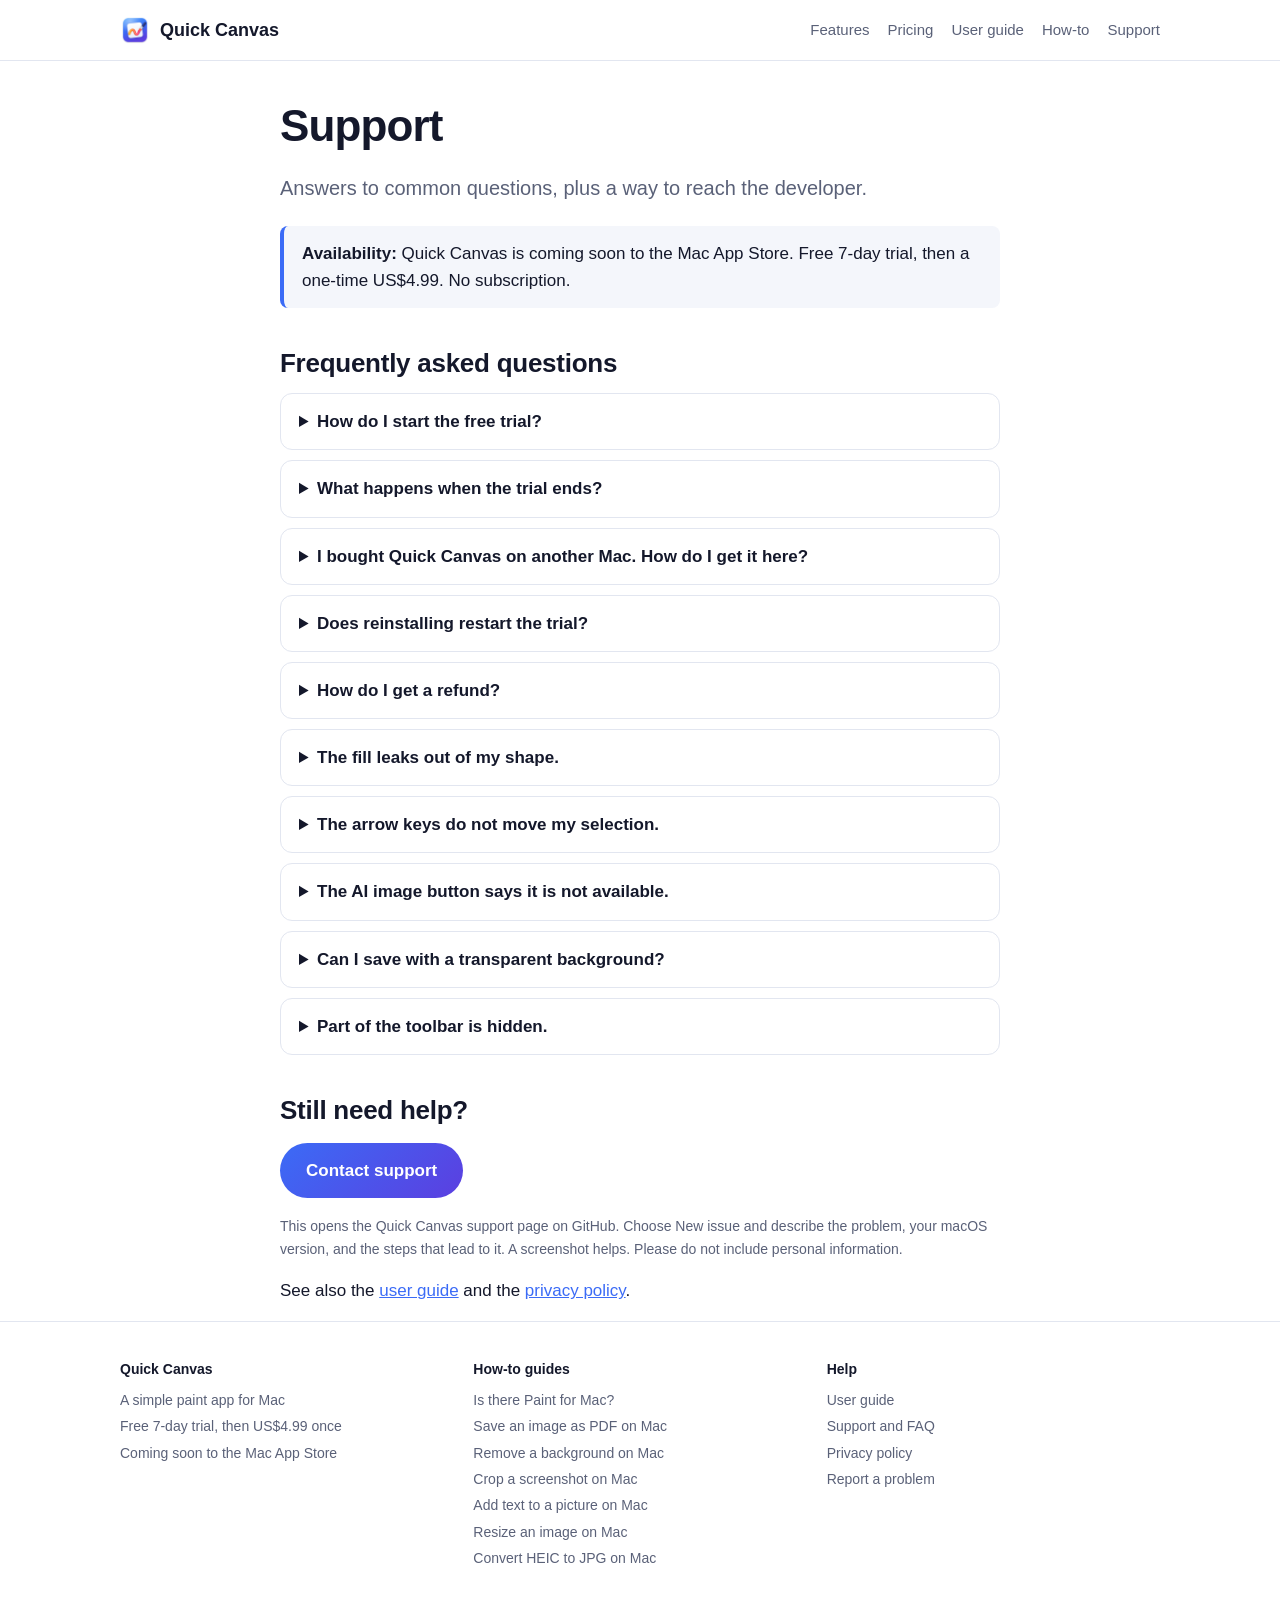
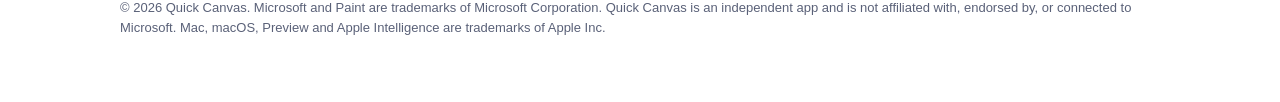
<file: support.html>
<!doctype html>
<html lang="en">
<head>
<meta charset="utf-8">
<meta name="viewport" content="width=device-width, initial-scale=1">
<title>Quick Canvas support and FAQ</title>
<meta name="description" content="Help with Quick Canvas, the simple paint app for Mac: free trial, unlocking, restoring purchases, refunds and troubleshooting.">
<meta name="keywords" content="quick canvas support, quick canvas help, restore purchase, paint app mac help">
<link rel="canonical" href="https://ismailammar.github.io/quickcanvas-support/support.html">
<meta name="robots" content="index, follow">
<meta name="theme-color" content="#3b6bf6">
<meta property="og:type" content="website">
<meta property="og:site_name" content="Quick Canvas">
<meta property="og:title" content="Quick Canvas support and FAQ">
<meta property="og:description" content="Help with Quick Canvas, the simple paint app for Mac: free trial, unlocking, restoring purchases, refunds and troubleshooting.">
<meta property="og:url" content="https://ismailammar.github.io/quickcanvas-support/support.html">
<meta property="og:image" content="https://ismailammar.github.io/quickcanvas-support/assets/og-image.png">
<meta property="og:image:width" content="1200">
<meta property="og:image:height" content="630">
<meta name="twitter:card" content="summary_large_image">
<meta name="twitter:title" content="Quick Canvas support and FAQ">
<meta name="twitter:description" content="Help with Quick Canvas, the simple paint app for Mac: free trial, unlocking, restoring purchases, refunds and troubleshooting.">
<meta name="twitter:image" content="https://ismailammar.github.io/quickcanvas-support/assets/og-image.png">
<link rel="icon" type="image/png" sizes="32x32" href="assets/favicon.png">
<link rel="icon" type="image/png" sizes="64x64" href="assets/favicon-64.png">
<link rel="apple-touch-icon" href="assets/apple-touch-icon.png">
<link rel="stylesheet" href="assets/site.css">
<script type="application/ld+json">{"@context": "https://schema.org", "@type": "FAQPage", "mainEntity": [{"@type": "Question", "name": "How do I start the free trial?", "acceptedAnswer": {"@type": "Answer", "text": "Open Quick Canvas and click Start 7-Day Free Trial on the welcome screen. Nothing is charged, now or when the trial ends."}}, {"@type": "Question", "name": "What happens when the trial ends?", "acceptedAnswer": {"@type": "Answer", "text": "Quick Canvas becomes view only: pictures still open and zoom, but drawing, editing and saving ask you to unlock for US$4.99 once."}}, {"@type": "Question", "name": "I bought Quick Canvas on another Mac. How do I get it here?", "acceptedAnswer": {"@type": "Answer", "text": "Open the welcome screen, or click Unlock in the status bar, and choose Restore Purchase while signed in with the same Apple ID."}}, {"@type": "Question", "name": "Does reinstalling restart the trial?", "acceptedAnswer": {"@type": "Answer", "text": "No. The trial and the purchase are tied to your Apple ID by the App Store."}}, {"@type": "Question", "name": "How do I get a refund?", "acceptedAnswer": {"@type": "Answer", "text": "Refunds are handled by Apple. Visit reportaproblem.apple.com and sign in with your Apple ID."}}, {"@type": "Question", "name": "The fill leaks out of my shape.", "acceptedAnswer": {"@type": "Answer", "text": "The outline has a small gap. Zoom in with the magnifier, close the gap with the pencil, and fill again."}}, {"@type": "Question", "name": "The arrow keys do not move my selection.", "acceptedAnswer": {"@type": "Answer", "text": "Click once on the canvas so it has keyboard focus, then press the arrow keys. Hold Shift to move 10 pixels at a time."}}, {"@type": "Question", "name": "The AI image button says it is not available.", "acceptedAnswer": {"@type": "Answer", "text": "AI image creation needs a Mac with Apple silicon, macOS 15.2 or later and Apple Intelligence turned on in System Settings. Remove Background needs macOS 14 or later."}}, {"@type": "Question", "name": "Can I save with a transparent background?", "acceptedAnswer": {"@type": "Answer", "text": "Not currently. Quick Canvas saves solid pictures. For a transparent PNG, use Finder: right-click the file and choose Quick Actions > Remove Background."}}, {"@type": "Question", "name": "Part of the toolbar is hidden.", "acceptedAnswer": {"@type": "Answer", "text": "Make the window wider, or scroll the toolbar sideways with the trackpad."}}]}</script>
<script type="application/ld+json">{"@context": "https://schema.org", "@type": "BreadcrumbList", "itemListElement": [{"@type": "ListItem", "position": 1, "name": "Home", "item": "https://ismailammar.github.io/quickcanvas-support/index.html"}, {"@type": "ListItem", "position": 2, "name": "Support", "item": "https://ismailammar.github.io/quickcanvas-support/support.html"}]}</script>
</head>
<body>
<header class="site"><div class="wrap">
<a class="brand" href="index.html"><img src="assets/icon-256.png" alt="" width="30" height="30">Quick Canvas</a>
<nav class="top" aria-label="Main"><a href="index.html#features" class="hide-sm">Features</a><a href="index.html#pricing" class="hide-sm">Pricing</a><a href="guide.html">User guide</a><a href="how-to/" class="hide-sm">How-to</a><a href="support.html">Support</a></nav>
</div></header>
<main>
<div class="wrap narrow"><article><h1>Support</h1>
<p class="lead">Answers to common questions, plus a way to reach the developer.</p>
<div class="note"><strong>Availability:</strong> Quick Canvas is coming soon to the Mac App Store. Free 7-day trial, then a one-time US$4.99. No subscription.</div>
<h2>Frequently asked questions</h2>
<details><summary>How do I start the free trial?</summary><p>Open Quick Canvas and click Start 7-Day Free Trial on the welcome screen. Nothing is charged, now or when the trial ends.</p></details>
<details><summary>What happens when the trial ends?</summary><p>Quick Canvas becomes view only: pictures still open and zoom, but drawing, editing and saving ask you to unlock for US$4.99 once.</p></details>
<details><summary>I bought Quick Canvas on another Mac. How do I get it here?</summary><p>Open the welcome screen, or click Unlock in the status bar, and choose Restore Purchase while signed in with the same Apple ID.</p></details>
<details><summary>Does reinstalling restart the trial?</summary><p>No. The trial and the purchase are tied to your Apple ID by the App Store.</p></details>
<details><summary>How do I get a refund?</summary><p>Refunds are handled by Apple. Visit reportaproblem.apple.com and sign in with your Apple ID.</p></details>
<details><summary>The fill leaks out of my shape.</summary><p>The outline has a small gap. Zoom in with the magnifier, close the gap with the pencil, and fill again.</p></details>
<details><summary>The arrow keys do not move my selection.</summary><p>Click once on the canvas so it has keyboard focus, then press the arrow keys. Hold Shift to move 10 pixels at a time.</p></details>
<details><summary>The AI image button says it is not available.</summary><p>AI image creation needs a Mac with Apple silicon, macOS 15.2 or later and Apple Intelligence turned on in System Settings. Remove Background needs macOS 14 or later.</p></details>
<details><summary>Can I save with a transparent background?</summary><p>Not currently. Quick Canvas saves solid pictures. For a transparent PNG, use Finder: right-click the file and choose Quick Actions &gt; Remove Background.</p></details>
<details><summary>Part of the toolbar is hidden.</summary><p>Make the window wider, or scroll the toolbar sideways with the trackpad.</p></details>
<h2>Still need help?</h2>
<p><a class="cta" href="https://github.com/ismailammar/quickcanvas-support/issues">Contact support</a></p>
<p class="small">This opens the Quick Canvas support page on GitHub. Choose New issue and describe the problem, your macOS version, and the steps that lead to it. A screenshot helps. Please do not include personal information.</p>
<p>See also the <a href="guide.html">user guide</a> and the <a href="privacy.html">privacy policy</a>.</p>
</article></div>
</main>
<footer class="site"><div class="wrap">
<div class="cols">
<div><h4>Quick Canvas</h4><ul><li>A simple paint app for Mac</li><li>Free 7-day trial, then US$4.99 once</li><li>Coming soon to the Mac App Store</li></ul></div>
<div><h4>How-to guides</h4><ul><li><a href="how-to/paint-for-mac.html">Is there Paint for Mac?</a></li><li><a href="how-to/save-image-as-pdf-on-mac.html">Save an image as PDF on Mac</a></li><li><a href="how-to/remove-background-on-mac.html">Remove a background on Mac</a></li><li><a href="how-to/crop-screenshot-on-mac.html">Crop a screenshot on Mac</a></li><li><a href="how-to/add-text-to-image-on-mac.html">Add text to a picture on Mac</a></li><li><a href="how-to/resize-image-on-mac.html">Resize an image on Mac</a></li><li><a href="how-to/convert-heic-to-jpg-on-mac.html">Convert HEIC to JPG on Mac</a></li></ul></div>
<div><h4>Help</h4><ul><li><a href="guide.html">User guide</a></li><li><a href="support.html">Support and FAQ</a></li><li><a href="privacy.html">Privacy policy</a></li><li><a href="https://github.com/ismailammar/quickcanvas-support/issues">Report a problem</a></li></ul></div>
</div>
<p class="legal">&copy; 2026 Quick Canvas. Microsoft and Paint are trademarks of Microsoft Corporation. Quick Canvas is an independent app and is not affiliated with, endorsed by, or connected to Microsoft. Mac, macOS, Preview and Apple Intelligence are trademarks of Apple Inc.</p>
</div></footer>
</body>
</html>
</file>
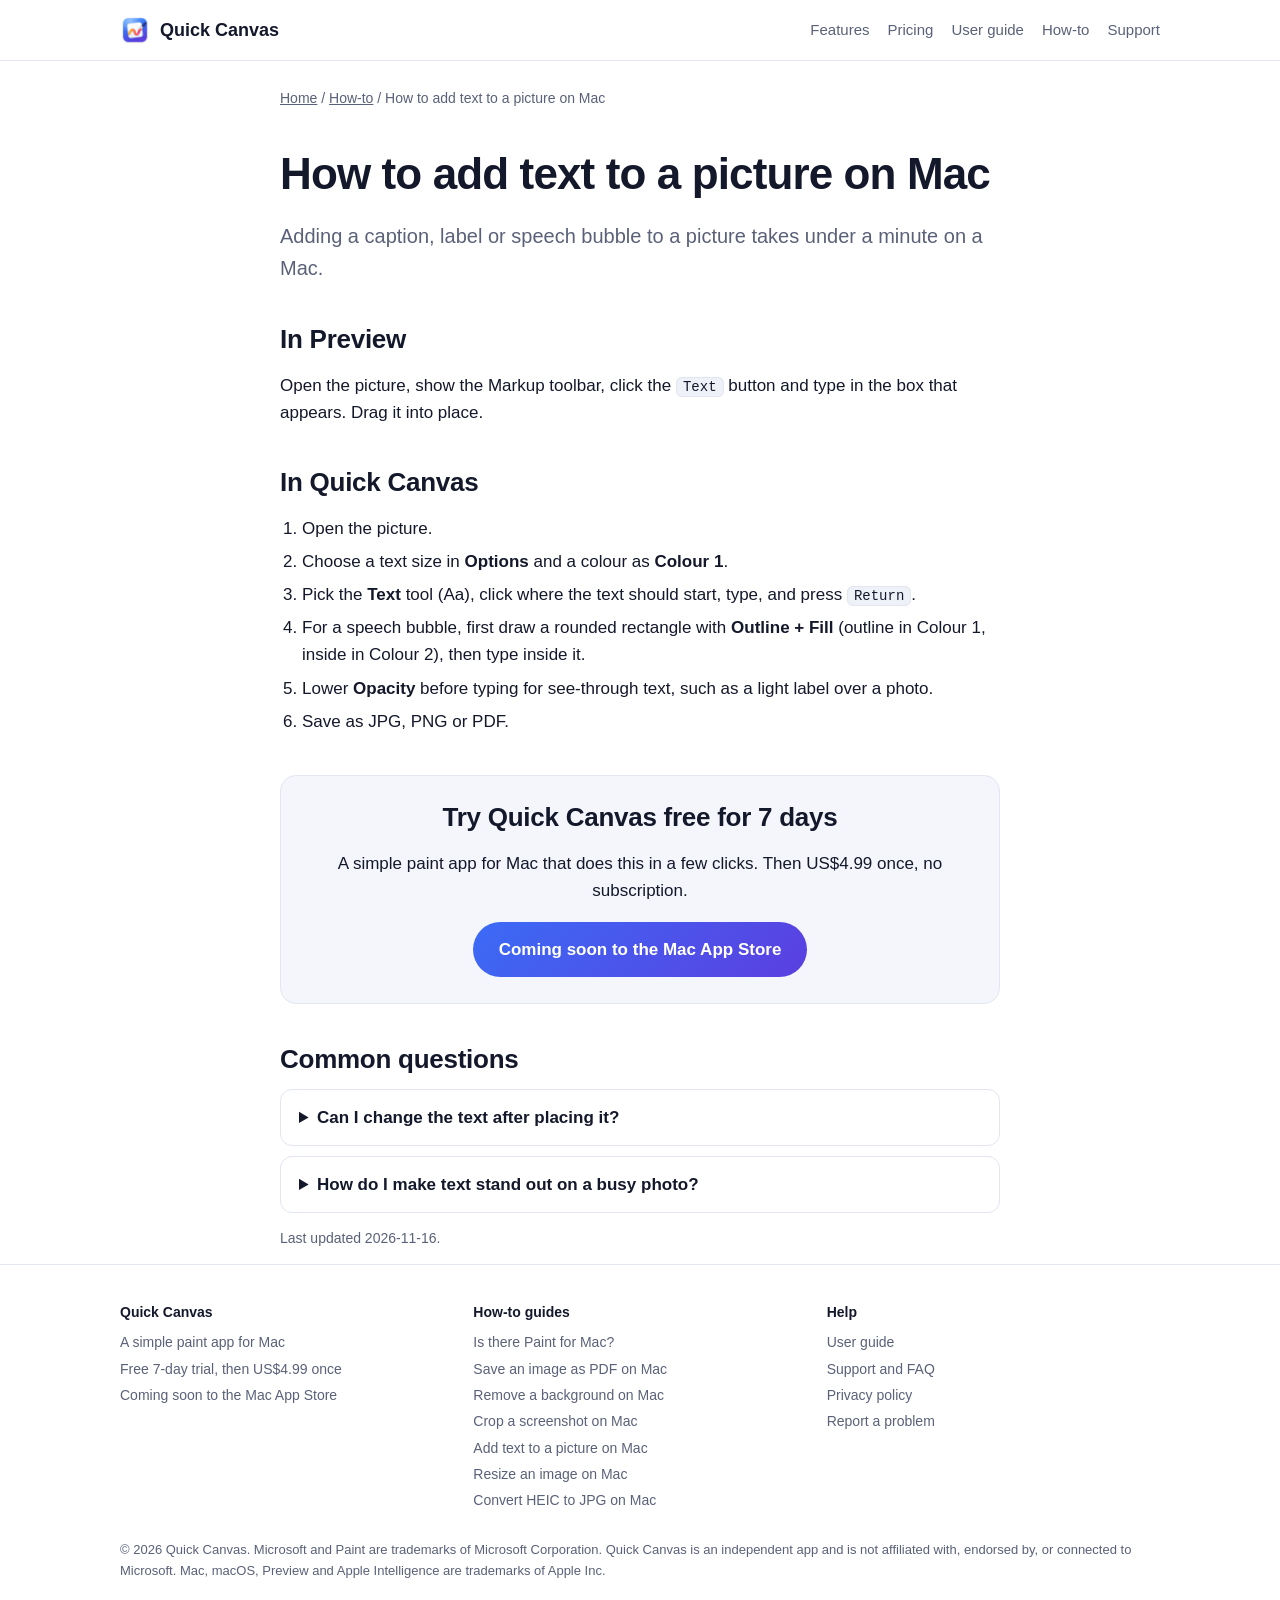
<file: how-to/add-text-to-image-on-mac.html>
<!doctype html>
<html lang="en">
<head>
<meta charset="utf-8">
<meta name="viewport" content="width=device-width, initial-scale=1">
<title>How to add text to a picture on Mac</title>
<meta name="description" content="Put words on a photo or image on Mac: captions, labels and speech bubbles with Preview or Quick Canvas, then save as JPG, PNG or PDF.">
<meta name="keywords" content="add text to image mac, add text to photo mac, write on picture mac, caption photo mac, speech bubble mac, label image mac">
<link rel="canonical" href="https://ismailammar.github.io/quickcanvas-support/how-to/add-text-to-image-on-mac.html">
<meta name="robots" content="index, follow">
<meta name="theme-color" content="#3b6bf6">
<meta property="og:type" content="article">
<meta property="og:site_name" content="Quick Canvas">
<meta property="og:title" content="How to add text to a picture on Mac">
<meta property="og:description" content="Put words on a photo or image on Mac: captions, labels and speech bubbles with Preview or Quick Canvas, then save as JPG, PNG or PDF.">
<meta property="og:url" content="https://ismailammar.github.io/quickcanvas-support/how-to/add-text-to-image-on-mac.html">
<meta property="og:image" content="https://ismailammar.github.io/quickcanvas-support/assets/og-image.png">
<meta property="og:image:width" content="1200">
<meta property="og:image:height" content="630">
<meta name="twitter:card" content="summary_large_image">
<meta name="twitter:title" content="How to add text to a picture on Mac">
<meta name="twitter:description" content="Put words on a photo or image on Mac: captions, labels and speech bubbles with Preview or Quick Canvas, then save as JPG, PNG or PDF.">
<meta name="twitter:image" content="https://ismailammar.github.io/quickcanvas-support/assets/og-image.png">
<link rel="icon" type="image/png" sizes="32x32" href="../assets/favicon.png">
<link rel="icon" type="image/png" sizes="64x64" href="../assets/favicon-64.png">
<link rel="apple-touch-icon" href="../assets/apple-touch-icon.png">
<link rel="stylesheet" href="../assets/site.css">
<script type="application/ld+json">{"@context": "https://schema.org", "@type": "FAQPage", "mainEntity": [{"@type": "Question", "name": "Can I change the text after placing it?", "acceptedAnswer": {"@type": "Answer", "text": "In Quick Canvas, text becomes part of the picture once you press Return. Use Command Z to undo and type it again."}}, {"@type": "Question", "name": "How do I make text stand out on a busy photo?", "acceptedAnswer": {"@type": "Answer", "text": "Draw a filled shape behind it first, or use a light colour on a dark area and the reverse."}}]}</script>
<script type="application/ld+json">{"@context": "https://schema.org", "@type": "BreadcrumbList", "itemListElement": [{"@type": "ListItem", "position": 1, "name": "Home", "item": "https://ismailammar.github.io/quickcanvas-support/index.html"}, {"@type": "ListItem", "position": 2, "name": "How-to", "item": "https://ismailammar.github.io/quickcanvas-support/how-to/"}, {"@type": "ListItem", "position": 3, "name": "How to add text to a picture on Mac", "item": "https://ismailammar.github.io/quickcanvas-support/how-to/add-text-to-image-on-mac.html"}]}</script>
<script type="application/ld+json">{"@context": "https://schema.org", "@type": "Article", "headline": "How to add text to a picture on Mac", "description": "Put words on a photo or image on Mac: captions, labels and speech bubbles with Preview or Quick Canvas, then save as JPG, PNG or PDF.", "dateModified": "2026-11-16", "author": {"@type": "Organization", "name": "Quick Canvas"}, "publisher": {"@type": "Organization", "name": "Quick Canvas", "logo": {"@type": "ImageObject", "url": "https://ismailammar.github.io/quickcanvas-support/assets/icon-512.png"}}, "mainEntityOfPage": "https://ismailammar.github.io/quickcanvas-support/how-to/add-text-to-image-on-mac.html", "about": {"@context": "https://schema.org", "@type": "SoftwareApplication", "name": "Quick Canvas", "applicationCategory": "DesignApplication", "applicationSubCategory": "Paint and drawing app", "operatingSystem": "macOS 13 or later", "description": "Quick Canvas is a simple paint app for Mac: draw, add shapes and text, crop and resize pictures, remove backgrounds, and save as PNG, JPG, PDF, GIF, TIFF, BMP or HEIC. Free 7-day trial, then a one-time US$4.99 purchase. No subscription.", "url": "https://ismailammar.github.io/quickcanvas-support/", "image": "https://ismailammar.github.io/quickcanvas-support/assets/icon-512.png", "screenshot": "https://ismailammar.github.io/quickcanvas-support/assets/hero.jpg", "offers": {"@type": "Offer", "price": "4.99", "priceCurrency": "USD", "description": "Free 7-day trial, then a one-time purchase. No subscription."}, "featureList": ["Pencil, eraser and six brushes", "17 shapes including arrows and stars", "Rectangle and free-form selection", "Crop, resize, rotate and flip", "Text on pictures", "Opacity control", "Rulers and gridlines", "Save as PNG, JPG, JPEG, PDF, GIF, TIFF, BMP and HEIC", "Remove background on device", "Apple Intelligence image creation", "Clean files with no watermark or hidden data"], "softwareRequirements": "macOS 13 Ventura or later", "isAccessibleForFree": false, "inLanguage": "en"}}</script>
</head>
<body>
<header class="site"><div class="wrap">
<a class="brand" href="../index.html"><img src="../assets/icon-256.png" alt="" width="30" height="30">Quick Canvas</a>
<nav class="top" aria-label="Main"><a href="../index.html#features" class="hide-sm">Features</a><a href="../index.html#pricing" class="hide-sm">Pricing</a><a href="../guide.html">User guide</a><a href="../how-to/" class="hide-sm">How-to</a><a href="../support.html">Support</a></nav>
</div></header>
<main>
<div class="wrap narrow"><article>
<p class="crumbs"><a href="../index.html">Home</a> / <a href="index.html">How-to</a> / How to add text to a picture on Mac</p>
<h1>How to add text to a picture on Mac</h1>
<p class="lead">Adding a caption, label or speech bubble to a picture takes under a minute on a Mac.</p>
<h2>In Preview</h2>
<p>Open the picture, show the Markup toolbar, click the <kbd>Text</kbd> button and type in the box that appears. Drag it into place.</p>
<h2>In Quick Canvas</h2>
<ol><li>Open the picture.</li>
<li>Choose a text size in <strong>Options</strong> and a colour as <strong>Colour 1</strong>.</li>
<li>Pick the <strong>Text</strong> tool (Aa), click where the text should start, type, and press <kbd>Return</kbd>.</li>
<li>For a speech bubble, first draw a rounded rectangle with <strong>Outline + Fill</strong> (outline in Colour 1, inside in Colour 2), then type inside it.</li>
<li>Lower <strong>Opacity</strong> before typing for see-through text, such as a light label over a photo.</li>
<li>Save as JPG, PNG or PDF.</li></ol>
<div class="cta-box"><h2>Try Quick Canvas free for 7 days</h2><p>A simple paint app for Mac that does this in a few clicks. Then US$4.99 once, no subscription.</p><a class="cta" href="../index.html#pricing">Coming soon to the Mac App Store</a></div>
<h2>Common questions</h2>
<details><summary>Can I change the text after placing it?</summary><p>In Quick Canvas, text becomes part of the picture once you press Return. Use Command Z to undo and type it again.</p></details>
<details><summary>How do I make text stand out on a busy photo?</summary><p>Draw a filled shape behind it first, or use a light colour on a dark area and the reverse.</p></details>
<p class="small">Last updated 2026-11-16.</p>
</article></div>
</main>
<footer class="site"><div class="wrap">
<div class="cols">
<div><h4>Quick Canvas</h4><ul><li>A simple paint app for Mac</li><li>Free 7-day trial, then US$4.99 once</li><li>Coming soon to the Mac App Store</li></ul></div>
<div><h4>How-to guides</h4><ul><li><a href="../how-to/paint-for-mac.html">Is there Paint for Mac?</a></li><li><a href="../how-to/save-image-as-pdf-on-mac.html">Save an image as PDF on Mac</a></li><li><a href="../how-to/remove-background-on-mac.html">Remove a background on Mac</a></li><li><a href="../how-to/crop-screenshot-on-mac.html">Crop a screenshot on Mac</a></li><li><a href="../how-to/add-text-to-image-on-mac.html">Add text to a picture on Mac</a></li><li><a href="../how-to/resize-image-on-mac.html">Resize an image on Mac</a></li><li><a href="../how-to/convert-heic-to-jpg-on-mac.html">Convert HEIC to JPG on Mac</a></li></ul></div>
<div><h4>Help</h4><ul><li><a href="../guide.html">User guide</a></li><li><a href="../support.html">Support and FAQ</a></li><li><a href="../privacy.html">Privacy policy</a></li><li><a href="https://github.com/ismailammar/quickcanvas-support/issues">Report a problem</a></li></ul></div>
</div>
<p class="legal">&copy; 2026 Quick Canvas. Microsoft and Paint are trademarks of Microsoft Corporation. Quick Canvas is an independent app and is not affiliated with, endorsed by, or connected to Microsoft. Mac, macOS, Preview and Apple Intelligence are trademarks of Apple Inc.</p>
</div></footer>
</body>
</html>
</file>
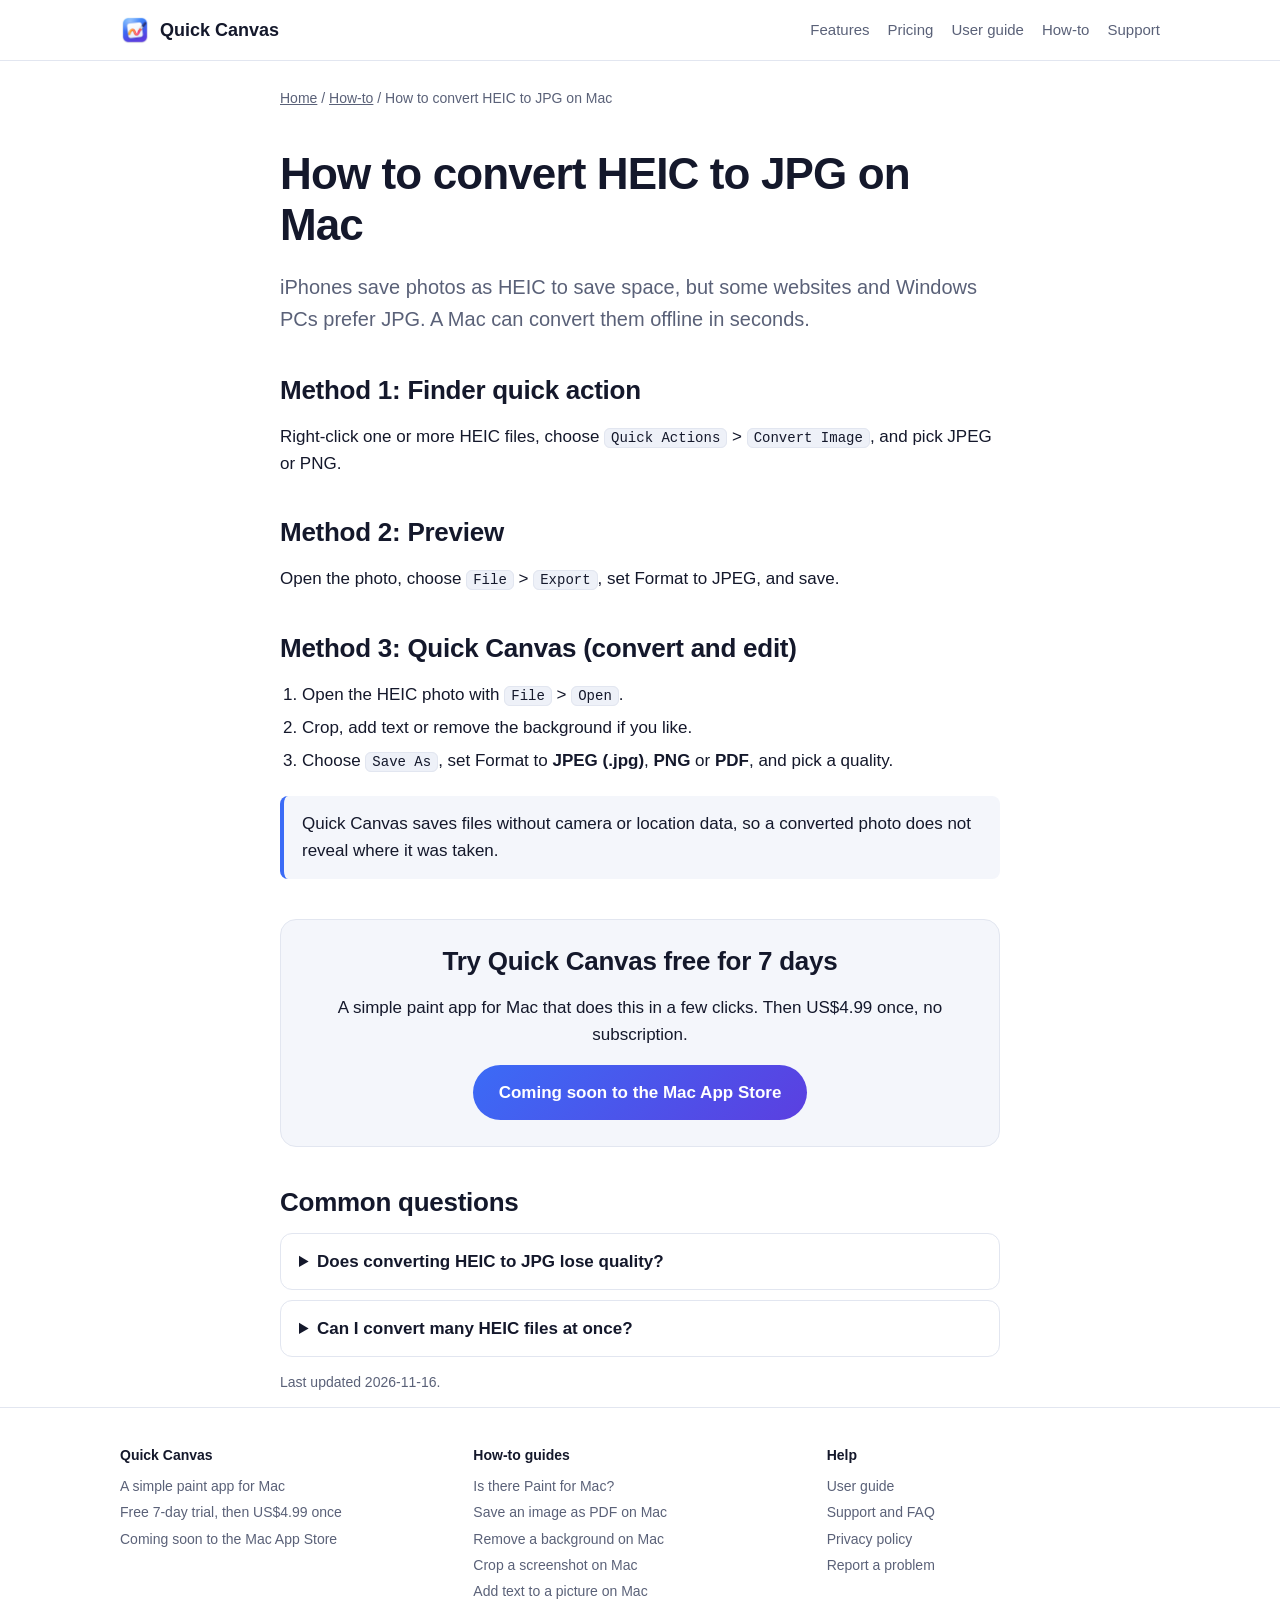
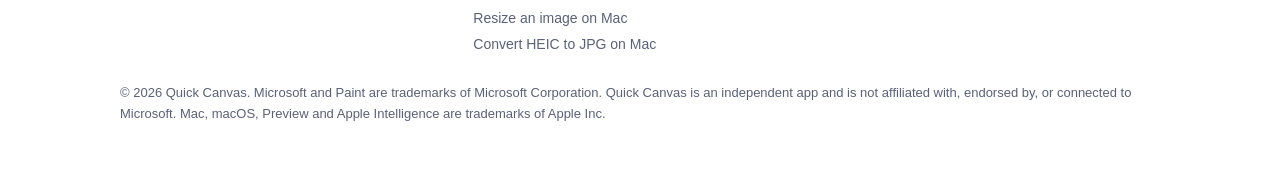
<file: how-to/convert-heic-to-jpg-on-mac.html>
<!doctype html>
<html lang="en">
<head>
<meta charset="utf-8">
<meta name="viewport" content="width=device-width, initial-scale=1">
<title>How to convert HEIC to JPG on Mac (also PNG, PDF)</title>
<meta name="description" content="iPhone photos are saved as HEIC. Convert HEIC to JPG, PNG or PDF on Mac for free, offline, using Preview, Finder or Quick Canvas.">
<meta name="keywords" content="heic to jpg mac, convert heic mac, heic converter mac, iphone photo to jpg mac, heic to png mac, heic to pdf mac">
<link rel="canonical" href="https://ismailammar.github.io/quickcanvas-support/how-to/convert-heic-to-jpg-on-mac.html">
<meta name="robots" content="index, follow">
<meta name="theme-color" content="#3b6bf6">
<meta property="og:type" content="article">
<meta property="og:site_name" content="Quick Canvas">
<meta property="og:title" content="How to convert HEIC to JPG on Mac (also PNG, PDF)">
<meta property="og:description" content="iPhone photos are saved as HEIC. Convert HEIC to JPG, PNG or PDF on Mac for free, offline, using Preview, Finder or Quick Canvas.">
<meta property="og:url" content="https://ismailammar.github.io/quickcanvas-support/how-to/convert-heic-to-jpg-on-mac.html">
<meta property="og:image" content="https://ismailammar.github.io/quickcanvas-support/assets/og-image.png">
<meta property="og:image:width" content="1200">
<meta property="og:image:height" content="630">
<meta name="twitter:card" content="summary_large_image">
<meta name="twitter:title" content="How to convert HEIC to JPG on Mac (also PNG, PDF)">
<meta name="twitter:description" content="iPhone photos are saved as HEIC. Convert HEIC to JPG, PNG or PDF on Mac for free, offline, using Preview, Finder or Quick Canvas.">
<meta name="twitter:image" content="https://ismailammar.github.io/quickcanvas-support/assets/og-image.png">
<link rel="icon" type="image/png" sizes="32x32" href="../assets/favicon.png">
<link rel="icon" type="image/png" sizes="64x64" href="../assets/favicon-64.png">
<link rel="apple-touch-icon" href="../assets/apple-touch-icon.png">
<link rel="stylesheet" href="../assets/site.css">
<script type="application/ld+json">{"@context": "https://schema.org", "@type": "FAQPage", "mainEntity": [{"@type": "Question", "name": "Does converting HEIC to JPG lose quality?", "acceptedAnswer": {"@type": "Answer", "text": "A little, as JPG is a compressed format. Choose High quality to keep the loss invisible, or PNG for no loss at a larger size."}}, {"@type": "Question", "name": "Can I convert many HEIC files at once?", "acceptedAnswer": {"@type": "Answer", "text": "Yes, with the Finder quick action: select them all, right-click and choose Convert Image. Quick Canvas converts one picture at a time."}}]}</script>
<script type="application/ld+json">{"@context": "https://schema.org", "@type": "BreadcrumbList", "itemListElement": [{"@type": "ListItem", "position": 1, "name": "Home", "item": "https://ismailammar.github.io/quickcanvas-support/index.html"}, {"@type": "ListItem", "position": 2, "name": "How-to", "item": "https://ismailammar.github.io/quickcanvas-support/how-to/"}, {"@type": "ListItem", "position": 3, "name": "How to convert HEIC to JPG on Mac", "item": "https://ismailammar.github.io/quickcanvas-support/how-to/convert-heic-to-jpg-on-mac.html"}]}</script>
<script type="application/ld+json">{"@context": "https://schema.org", "@type": "Article", "headline": "How to convert HEIC to JPG on Mac", "description": "iPhone photos are saved as HEIC. Convert HEIC to JPG, PNG or PDF on Mac for free, offline, using Preview, Finder or Quick Canvas.", "dateModified": "2026-11-16", "author": {"@type": "Organization", "name": "Quick Canvas"}, "publisher": {"@type": "Organization", "name": "Quick Canvas", "logo": {"@type": "ImageObject", "url": "https://ismailammar.github.io/quickcanvas-support/assets/icon-512.png"}}, "mainEntityOfPage": "https://ismailammar.github.io/quickcanvas-support/how-to/convert-heic-to-jpg-on-mac.html", "about": {"@context": "https://schema.org", "@type": "SoftwareApplication", "name": "Quick Canvas", "applicationCategory": "DesignApplication", "applicationSubCategory": "Paint and drawing app", "operatingSystem": "macOS 13 or later", "description": "Quick Canvas is a simple paint app for Mac: draw, add shapes and text, crop and resize pictures, remove backgrounds, and save as PNG, JPG, PDF, GIF, TIFF, BMP or HEIC. Free 7-day trial, then a one-time US$4.99 purchase. No subscription.", "url": "https://ismailammar.github.io/quickcanvas-support/", "image": "https://ismailammar.github.io/quickcanvas-support/assets/icon-512.png", "screenshot": "https://ismailammar.github.io/quickcanvas-support/assets/hero.jpg", "offers": {"@type": "Offer", "price": "4.99", "priceCurrency": "USD", "description": "Free 7-day trial, then a one-time purchase. No subscription."}, "featureList": ["Pencil, eraser and six brushes", "17 shapes including arrows and stars", "Rectangle and free-form selection", "Crop, resize, rotate and flip", "Text on pictures", "Opacity control", "Rulers and gridlines", "Save as PNG, JPG, JPEG, PDF, GIF, TIFF, BMP and HEIC", "Remove background on device", "Apple Intelligence image creation", "Clean files with no watermark or hidden data"], "softwareRequirements": "macOS 13 Ventura or later", "isAccessibleForFree": false, "inLanguage": "en"}}</script>
</head>
<body>
<header class="site"><div class="wrap">
<a class="brand" href="../index.html"><img src="../assets/icon-256.png" alt="" width="30" height="30">Quick Canvas</a>
<nav class="top" aria-label="Main"><a href="../index.html#features" class="hide-sm">Features</a><a href="../index.html#pricing" class="hide-sm">Pricing</a><a href="../guide.html">User guide</a><a href="../how-to/" class="hide-sm">How-to</a><a href="../support.html">Support</a></nav>
</div></header>
<main>
<div class="wrap narrow"><article>
<p class="crumbs"><a href="../index.html">Home</a> / <a href="index.html">How-to</a> / How to convert HEIC to JPG on Mac</p>
<h1>How to convert HEIC to JPG on Mac</h1>
<p class="lead">iPhones save photos as HEIC to save space, but some websites and Windows PCs prefer JPG. A Mac can convert them offline in seconds.</p>
<h2>Method 1: Finder quick action</h2>
<p>Right-click one or more HEIC files, choose <kbd>Quick Actions</kbd> &gt; <kbd>Convert Image</kbd>, and pick JPEG or PNG.</p>
<h2>Method 2: Preview</h2>
<p>Open the photo, choose <kbd>File</kbd> &gt; <kbd>Export</kbd>, set Format to JPEG, and save.</p>
<h2>Method 3: Quick Canvas (convert and edit)</h2>
<ol><li>Open the HEIC photo with <kbd>File</kbd> &gt; <kbd>Open</kbd>.</li>
<li>Crop, add text or remove the background if you like.</li>
<li>Choose <kbd>Save As</kbd>, set Format to <strong>JPEG (.jpg)</strong>, <strong>PNG</strong> or <strong>PDF</strong>, and pick a quality.</li></ol>
<div class="note">Quick Canvas saves files without camera or location data, so a converted photo does not reveal where it was taken.</div>
<div class="cta-box"><h2>Try Quick Canvas free for 7 days</h2><p>A simple paint app for Mac that does this in a few clicks. Then US$4.99 once, no subscription.</p><a class="cta" href="../index.html#pricing">Coming soon to the Mac App Store</a></div>
<h2>Common questions</h2>
<details><summary>Does converting HEIC to JPG lose quality?</summary><p>A little, as JPG is a compressed format. Choose High quality to keep the loss invisible, or PNG for no loss at a larger size.</p></details>
<details><summary>Can I convert many HEIC files at once?</summary><p>Yes, with the Finder quick action: select them all, right-click and choose Convert Image. Quick Canvas converts one picture at a time.</p></details>
<p class="small">Last updated 2026-11-16.</p>
</article></div>
</main>
<footer class="site"><div class="wrap">
<div class="cols">
<div><h4>Quick Canvas</h4><ul><li>A simple paint app for Mac</li><li>Free 7-day trial, then US$4.99 once</li><li>Coming soon to the Mac App Store</li></ul></div>
<div><h4>How-to guides</h4><ul><li><a href="../how-to/paint-for-mac.html">Is there Paint for Mac?</a></li><li><a href="../how-to/save-image-as-pdf-on-mac.html">Save an image as PDF on Mac</a></li><li><a href="../how-to/remove-background-on-mac.html">Remove a background on Mac</a></li><li><a href="../how-to/crop-screenshot-on-mac.html">Crop a screenshot on Mac</a></li><li><a href="../how-to/add-text-to-image-on-mac.html">Add text to a picture on Mac</a></li><li><a href="../how-to/resize-image-on-mac.html">Resize an image on Mac</a></li><li><a href="../how-to/convert-heic-to-jpg-on-mac.html">Convert HEIC to JPG on Mac</a></li></ul></div>
<div><h4>Help</h4><ul><li><a href="../guide.html">User guide</a></li><li><a href="../support.html">Support and FAQ</a></li><li><a href="../privacy.html">Privacy policy</a></li><li><a href="https://github.com/ismailammar/quickcanvas-support/issues">Report a problem</a></li></ul></div>
</div>
<p class="legal">&copy; 2026 Quick Canvas. Microsoft and Paint are trademarks of Microsoft Corporation. Quick Canvas is an independent app and is not affiliated with, endorsed by, or connected to Microsoft. Mac, macOS, Preview and Apple Intelligence are trademarks of Apple Inc.</p>
</div></footer>
</body>
</html>
</file>
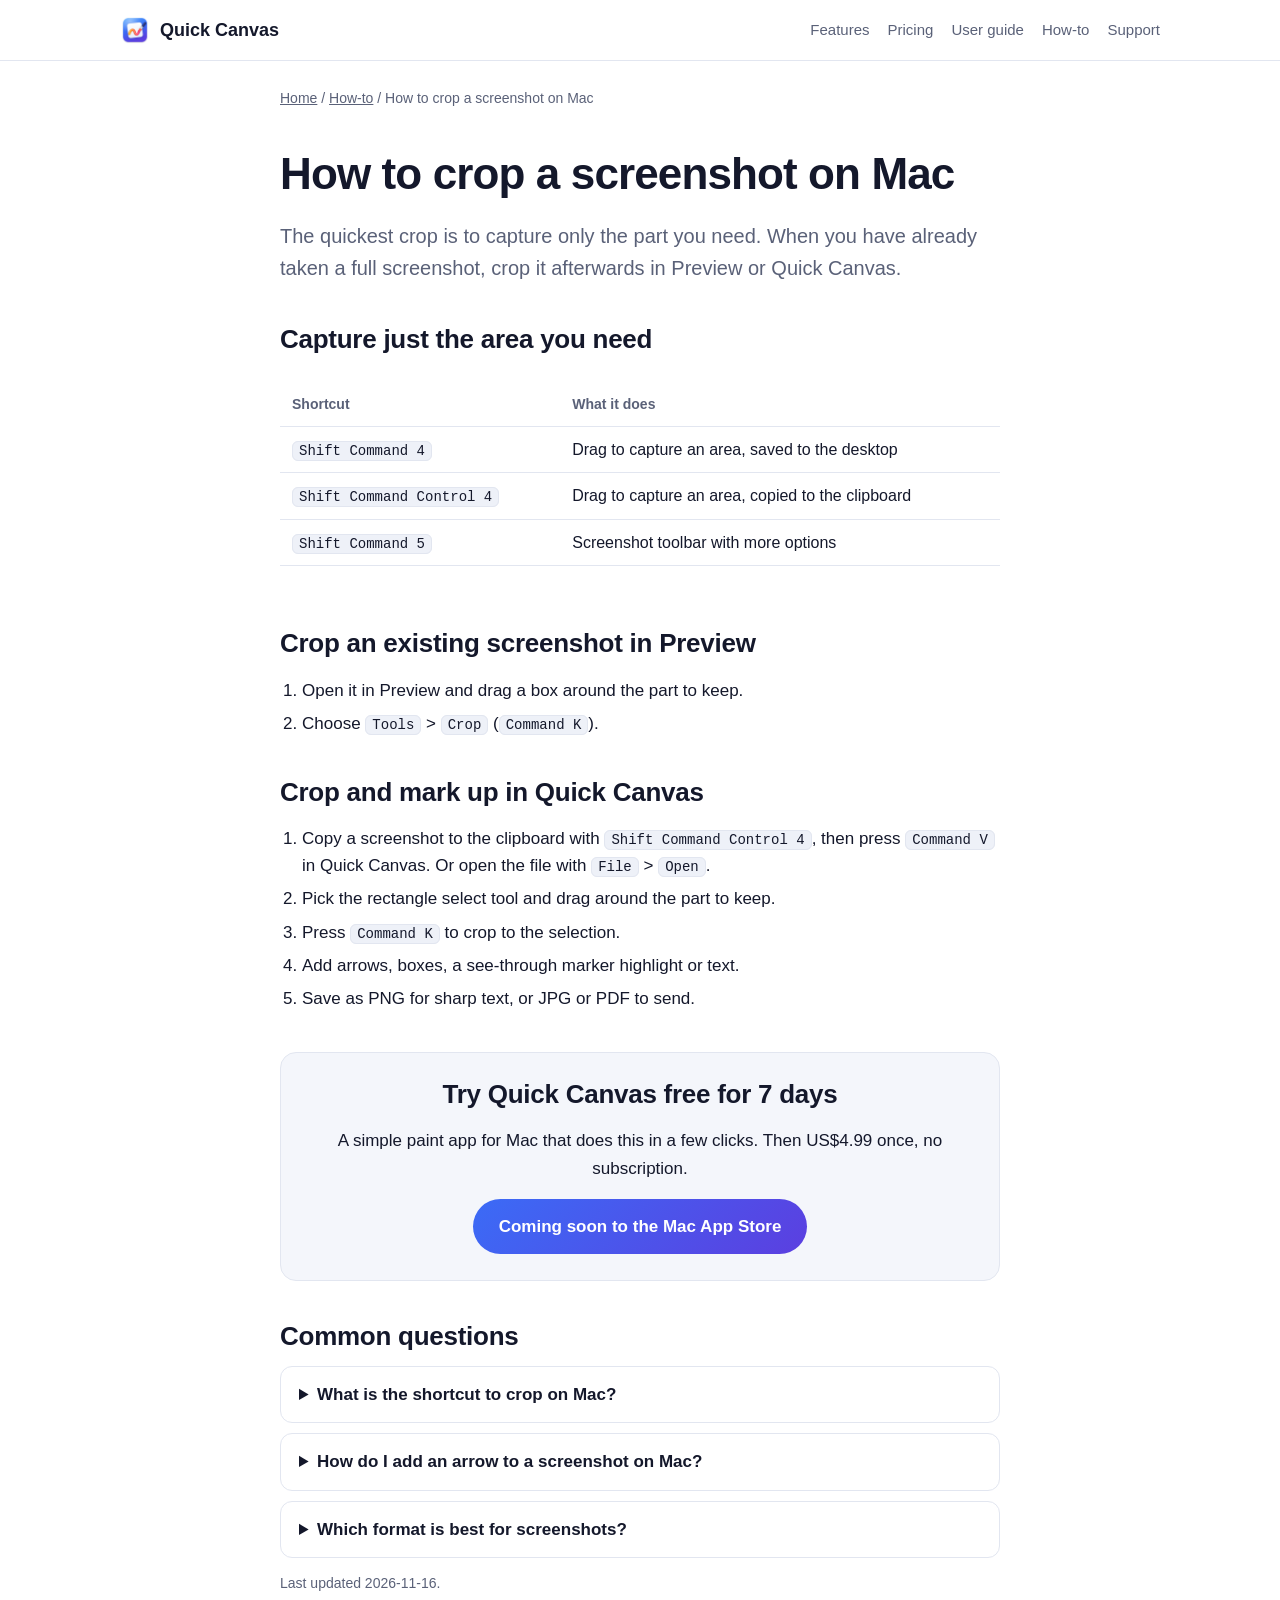
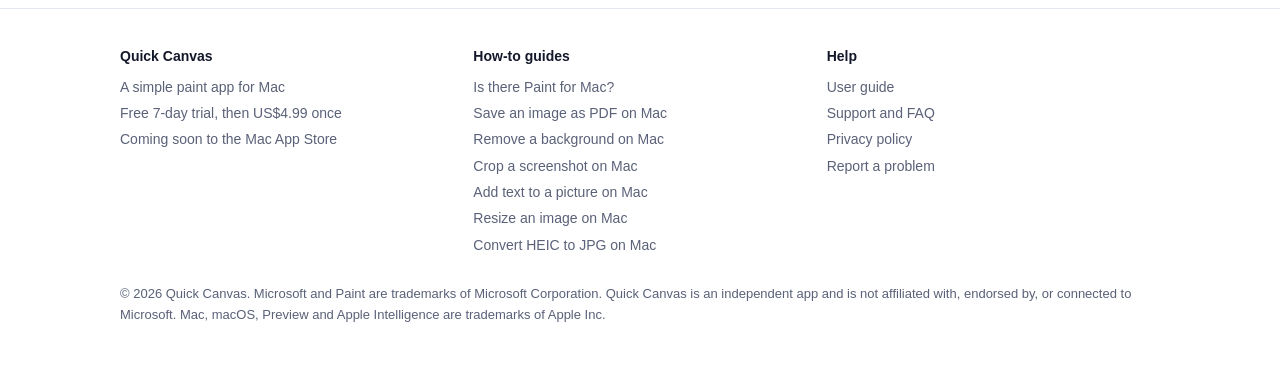
<file: how-to/crop-screenshot-on-mac.html>
<!doctype html>
<html lang="en">
<head>
<meta charset="utf-8">
<meta name="viewport" content="width=device-width, initial-scale=1">
<title>How to crop a screenshot on Mac (and mark it up)</title>
<meta name="description" content="Take, crop and annotate screenshots on Mac with built-in shortcuts, Preview, or Quick Canvas: arrows, highlights, text, then save as PNG, JPG or PDF.">
<meta name="keywords" content="crop screenshot mac, screenshot mac, annotate screenshot mac, mark up screenshot, add arrow to screenshot mac, edit screenshot mac, screenshot shortcut mac">
<link rel="canonical" href="https://ismailammar.github.io/quickcanvas-support/how-to/crop-screenshot-on-mac.html">
<meta name="robots" content="index, follow">
<meta name="theme-color" content="#3b6bf6">
<meta property="og:type" content="article">
<meta property="og:site_name" content="Quick Canvas">
<meta property="og:title" content="How to crop a screenshot on Mac (and mark it up)">
<meta property="og:description" content="Take, crop and annotate screenshots on Mac with built-in shortcuts, Preview, or Quick Canvas: arrows, highlights, text, then save as PNG, JPG or PDF.">
<meta property="og:url" content="https://ismailammar.github.io/quickcanvas-support/how-to/crop-screenshot-on-mac.html">
<meta property="og:image" content="https://ismailammar.github.io/quickcanvas-support/assets/og-image.png">
<meta property="og:image:width" content="1200">
<meta property="og:image:height" content="630">
<meta name="twitter:card" content="summary_large_image">
<meta name="twitter:title" content="How to crop a screenshot on Mac (and mark it up)">
<meta name="twitter:description" content="Take, crop and annotate screenshots on Mac with built-in shortcuts, Preview, or Quick Canvas: arrows, highlights, text, then save as PNG, JPG or PDF.">
<meta name="twitter:image" content="https://ismailammar.github.io/quickcanvas-support/assets/og-image.png">
<link rel="icon" type="image/png" sizes="32x32" href="../assets/favicon.png">
<link rel="icon" type="image/png" sizes="64x64" href="../assets/favicon-64.png">
<link rel="apple-touch-icon" href="../assets/apple-touch-icon.png">
<link rel="stylesheet" href="../assets/site.css">
<script type="application/ld+json">{"@context": "https://schema.org", "@type": "FAQPage", "mainEntity": [{"@type": "Question", "name": "What is the shortcut to crop on Mac?", "acceptedAnswer": {"@type": "Answer", "text": "In Preview and Quick Canvas, select an area and press Command K."}}, {"@type": "Question", "name": "How do I add an arrow to a screenshot on Mac?", "acceptedAnswer": {"@type": "Answer", "text": "In Quick Canvas, pick one of the four arrow shapes and drag it onto the screenshot. Hold Shift for straight lines in Preview or Quick Canvas."}}, {"@type": "Question", "name": "Which format is best for screenshots?", "acceptedAnswer": {"@type": "Answer", "text": "PNG keeps text perfectly sharp. Use JPG or PDF when the file needs to be small or printed."}}]}</script>
<script type="application/ld+json">{"@context": "https://schema.org", "@type": "BreadcrumbList", "itemListElement": [{"@type": "ListItem", "position": 1, "name": "Home", "item": "https://ismailammar.github.io/quickcanvas-support/index.html"}, {"@type": "ListItem", "position": 2, "name": "How-to", "item": "https://ismailammar.github.io/quickcanvas-support/how-to/"}, {"@type": "ListItem", "position": 3, "name": "How to crop a screenshot on Mac", "item": "https://ismailammar.github.io/quickcanvas-support/how-to/crop-screenshot-on-mac.html"}]}</script>
<script type="application/ld+json">{"@context": "https://schema.org", "@type": "Article", "headline": "How to crop a screenshot on Mac", "description": "Take, crop and annotate screenshots on Mac with built-in shortcuts, Preview, or Quick Canvas: arrows, highlights, text, then save as PNG, JPG or PDF.", "dateModified": "2026-11-16", "author": {"@type": "Organization", "name": "Quick Canvas"}, "publisher": {"@type": "Organization", "name": "Quick Canvas", "logo": {"@type": "ImageObject", "url": "https://ismailammar.github.io/quickcanvas-support/assets/icon-512.png"}}, "mainEntityOfPage": "https://ismailammar.github.io/quickcanvas-support/how-to/crop-screenshot-on-mac.html", "about": {"@context": "https://schema.org", "@type": "SoftwareApplication", "name": "Quick Canvas", "applicationCategory": "DesignApplication", "applicationSubCategory": "Paint and drawing app", "operatingSystem": "macOS 13 or later", "description": "Quick Canvas is a simple paint app for Mac: draw, add shapes and text, crop and resize pictures, remove backgrounds, and save as PNG, JPG, PDF, GIF, TIFF, BMP or HEIC. Free 7-day trial, then a one-time US$4.99 purchase. No subscription.", "url": "https://ismailammar.github.io/quickcanvas-support/", "image": "https://ismailammar.github.io/quickcanvas-support/assets/icon-512.png", "screenshot": "https://ismailammar.github.io/quickcanvas-support/assets/hero.jpg", "offers": {"@type": "Offer", "price": "4.99", "priceCurrency": "USD", "description": "Free 7-day trial, then a one-time purchase. No subscription."}, "featureList": ["Pencil, eraser and six brushes", "17 shapes including arrows and stars", "Rectangle and free-form selection", "Crop, resize, rotate and flip", "Text on pictures", "Opacity control", "Rulers and gridlines", "Save as PNG, JPG, JPEG, PDF, GIF, TIFF, BMP and HEIC", "Remove background on device", "Apple Intelligence image creation", "Clean files with no watermark or hidden data"], "softwareRequirements": "macOS 13 Ventura or later", "isAccessibleForFree": false, "inLanguage": "en"}}</script>
</head>
<body>
<header class="site"><div class="wrap">
<a class="brand" href="../index.html"><img src="../assets/icon-256.png" alt="" width="30" height="30">Quick Canvas</a>
<nav class="top" aria-label="Main"><a href="../index.html#features" class="hide-sm">Features</a><a href="../index.html#pricing" class="hide-sm">Pricing</a><a href="../guide.html">User guide</a><a href="../how-to/" class="hide-sm">How-to</a><a href="../support.html">Support</a></nav>
</div></header>
<main>
<div class="wrap narrow"><article>
<p class="crumbs"><a href="../index.html">Home</a> / <a href="index.html">How-to</a> / How to crop a screenshot on Mac</p>
<h1>How to crop a screenshot on Mac</h1>
<p class="lead">The quickest crop is to capture only the part you need. When you have already taken a full screenshot, crop it afterwards in Preview or Quick Canvas.</p>
<h2>Capture just the area you need</h2>
<div class="table-scroll"><table>
<tr><th>Shortcut</th><th>What it does</th></tr>
<tr><td><kbd>Shift Command 4</kbd></td><td>Drag to capture an area, saved to the desktop</td></tr>
<tr><td><kbd>Shift Command Control 4</kbd></td><td>Drag to capture an area, copied to the clipboard</td></tr>
<tr><td><kbd>Shift Command 5</kbd></td><td>Screenshot toolbar with more options</td></tr>
</table></div>
<h2>Crop an existing screenshot in Preview</h2>
<ol><li>Open it in Preview and drag a box around the part to keep.</li><li>Choose <kbd>Tools</kbd> &gt; <kbd>Crop</kbd> (<kbd>Command K</kbd>).</li></ol>
<h2>Crop and mark up in Quick Canvas</h2>
<ol><li>Copy a screenshot to the clipboard with <kbd>Shift Command Control 4</kbd>, then press <kbd>Command V</kbd> in Quick Canvas. Or open the file with <kbd>File</kbd> &gt; <kbd>Open</kbd>.</li>
<li>Pick the rectangle select tool and drag around the part to keep.</li>
<li>Press <kbd>Command K</kbd> to crop to the selection.</li>
<li>Add arrows, boxes, a see-through marker highlight or text.</li>
<li>Save as PNG for sharp text, or JPG or PDF to send.</li></ol>
<div class="cta-box"><h2>Try Quick Canvas free for 7 days</h2><p>A simple paint app for Mac that does this in a few clicks. Then US$4.99 once, no subscription.</p><a class="cta" href="../index.html#pricing">Coming soon to the Mac App Store</a></div>
<h2>Common questions</h2>
<details><summary>What is the shortcut to crop on Mac?</summary><p>In Preview and Quick Canvas, select an area and press Command K.</p></details>
<details><summary>How do I add an arrow to a screenshot on Mac?</summary><p>In Quick Canvas, pick one of the four arrow shapes and drag it onto the screenshot. Hold Shift for straight lines in Preview or Quick Canvas.</p></details>
<details><summary>Which format is best for screenshots?</summary><p>PNG keeps text perfectly sharp. Use JPG or PDF when the file needs to be small or printed.</p></details>
<p class="small">Last updated 2026-11-16.</p>
</article></div>
</main>
<footer class="site"><div class="wrap">
<div class="cols">
<div><h4>Quick Canvas</h4><ul><li>A simple paint app for Mac</li><li>Free 7-day trial, then US$4.99 once</li><li>Coming soon to the Mac App Store</li></ul></div>
<div><h4>How-to guides</h4><ul><li><a href="../how-to/paint-for-mac.html">Is there Paint for Mac?</a></li><li><a href="../how-to/save-image-as-pdf-on-mac.html">Save an image as PDF on Mac</a></li><li><a href="../how-to/remove-background-on-mac.html">Remove a background on Mac</a></li><li><a href="../how-to/crop-screenshot-on-mac.html">Crop a screenshot on Mac</a></li><li><a href="../how-to/add-text-to-image-on-mac.html">Add text to a picture on Mac</a></li><li><a href="../how-to/resize-image-on-mac.html">Resize an image on Mac</a></li><li><a href="../how-to/convert-heic-to-jpg-on-mac.html">Convert HEIC to JPG on Mac</a></li></ul></div>
<div><h4>Help</h4><ul><li><a href="../guide.html">User guide</a></li><li><a href="../support.html">Support and FAQ</a></li><li><a href="../privacy.html">Privacy policy</a></li><li><a href="https://github.com/ismailammar/quickcanvas-support/issues">Report a problem</a></li></ul></div>
</div>
<p class="legal">&copy; 2026 Quick Canvas. Microsoft and Paint are trademarks of Microsoft Corporation. Quick Canvas is an independent app and is not affiliated with, endorsed by, or connected to Microsoft. Mac, macOS, Preview and Apple Intelligence are trademarks of Apple Inc.</p>
</div></footer>
</body>
</html>
</file>
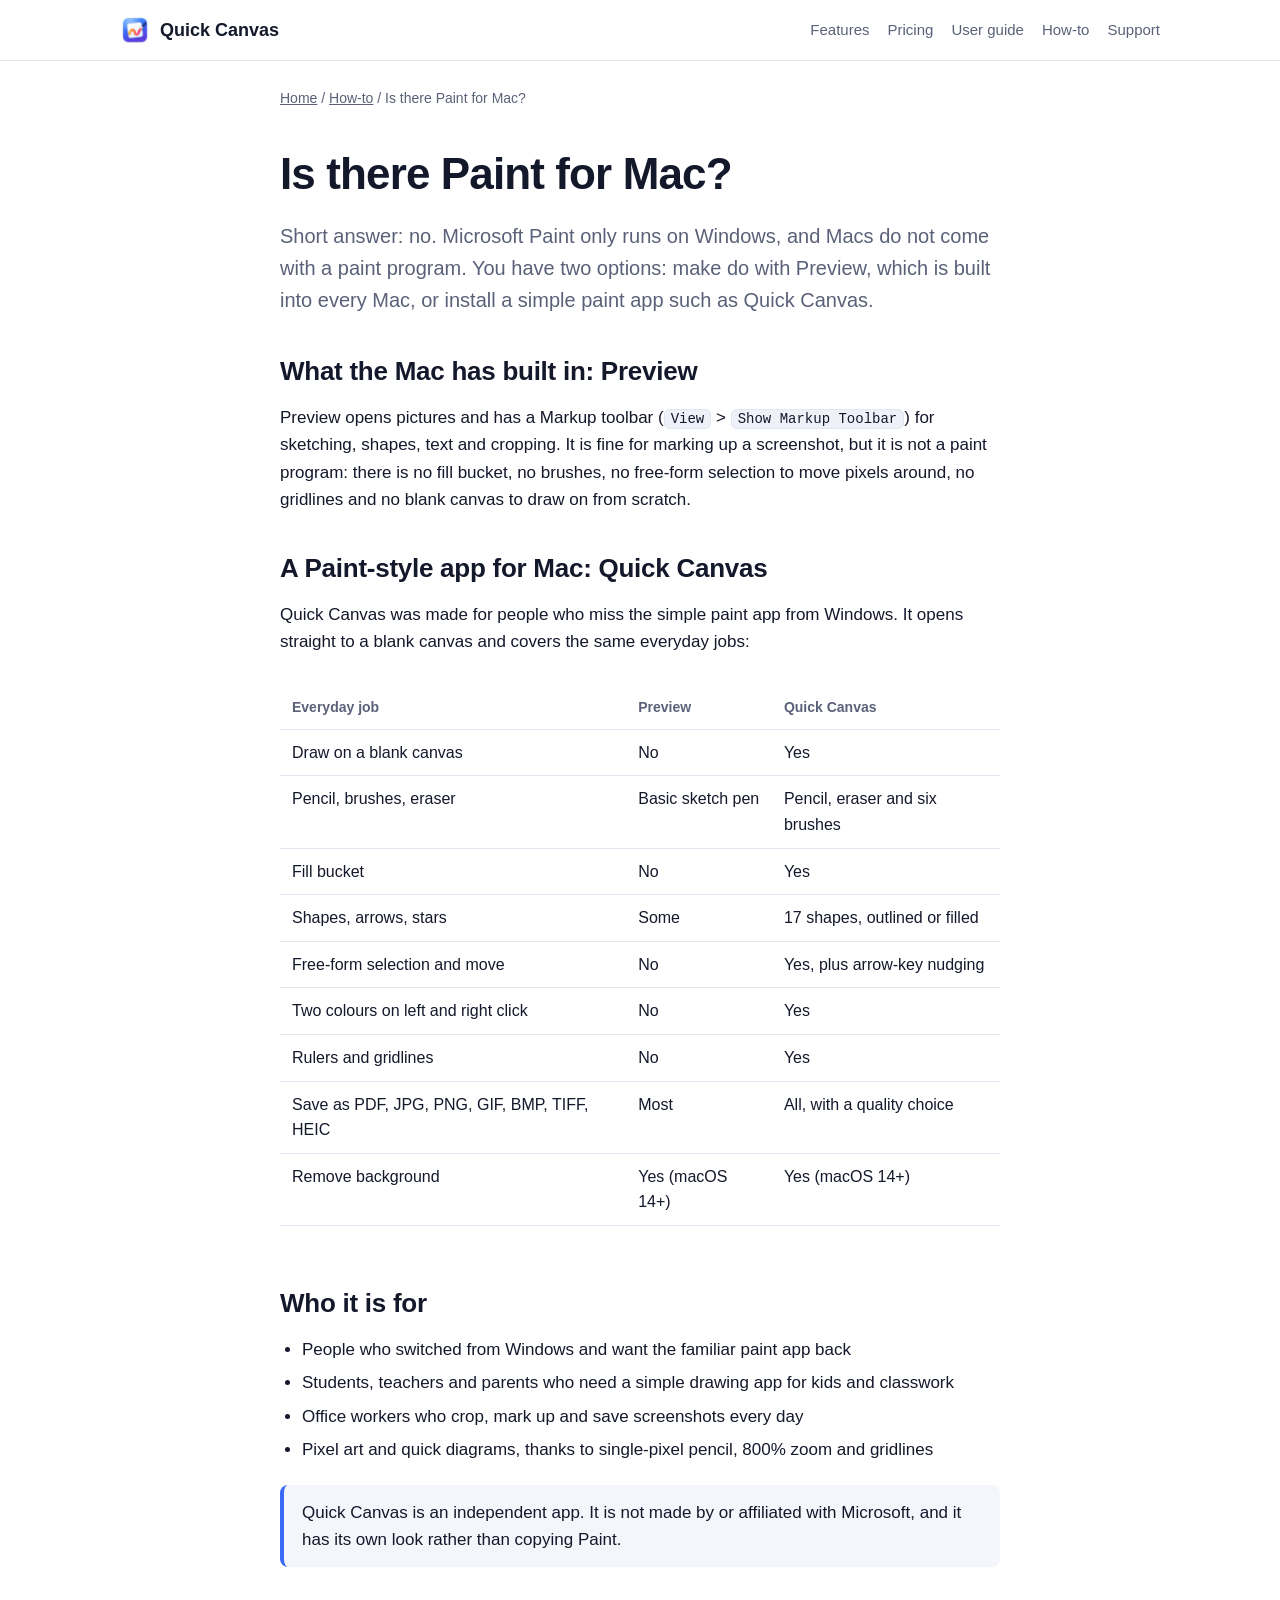
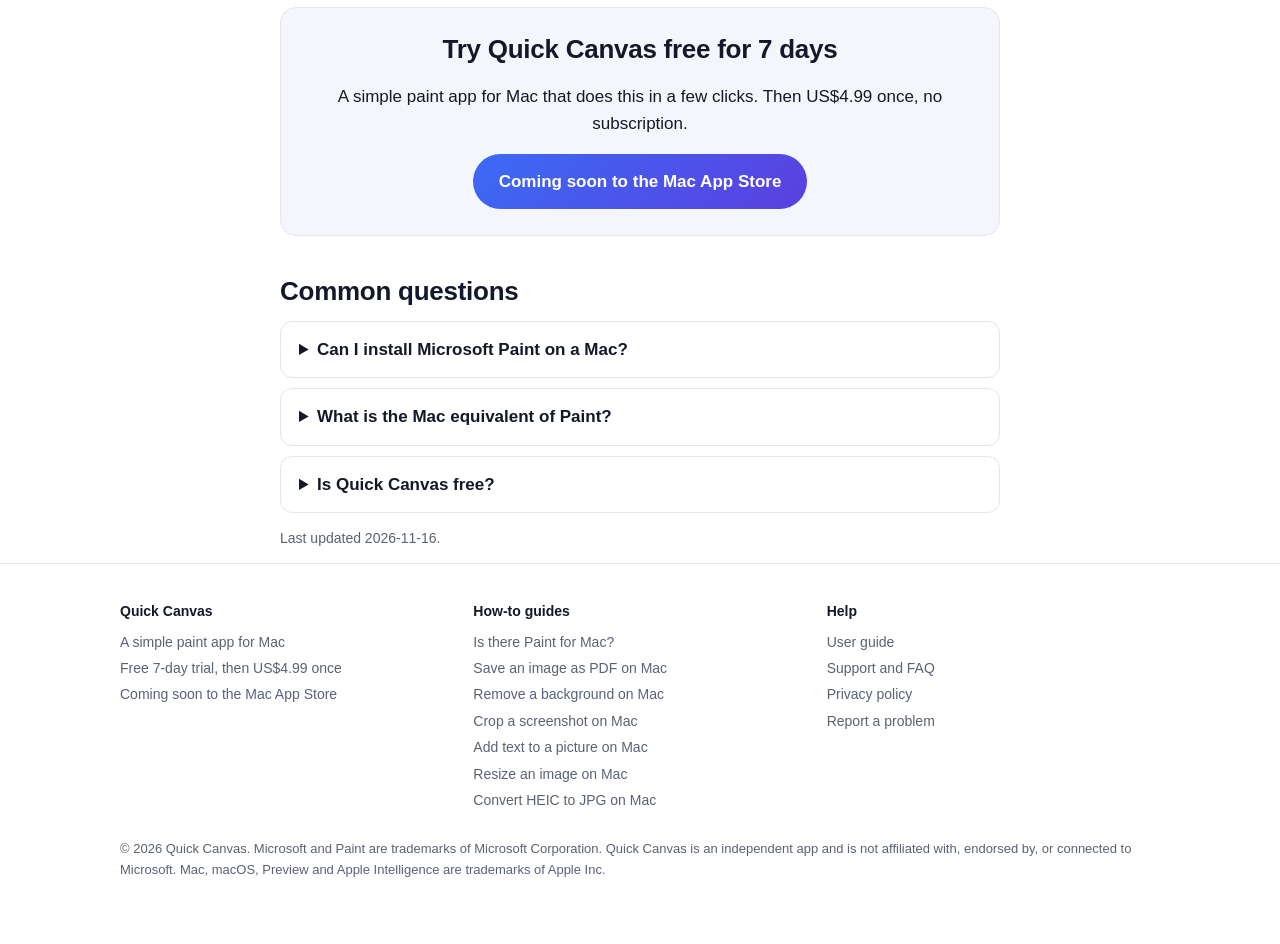
<file: how-to/paint-for-mac.html>
<!doctype html>
<html lang="en">
<head>
<meta charset="utf-8">
<meta name="viewport" content="width=device-width, initial-scale=1">
<title>Is there Paint for Mac? The best simple MS Paint alternative</title>
<meta name="description" content="Macs do not include Microsoft Paint. Here is what the Mac has built in, and how to get a simple Paint-style app for drawing, cropping and saving pictures on macOS.">
<meta name="keywords" content="paint for mac, ms paint for mac, microsoft paint mac, paint app macos, mac paint program, paint alternative mac, simple drawing app mac, paintbrush mac">
<link rel="canonical" href="https://ismailammar.github.io/quickcanvas-support/how-to/paint-for-mac.html">
<meta name="robots" content="index, follow">
<meta name="theme-color" content="#3b6bf6">
<meta property="og:type" content="article">
<meta property="og:site_name" content="Quick Canvas">
<meta property="og:title" content="Is there Paint for Mac? The best simple MS Paint alternative">
<meta property="og:description" content="Macs do not include Microsoft Paint. Here is what the Mac has built in, and how to get a simple Paint-style app for drawing, cropping and saving pictures on macOS.">
<meta property="og:url" content="https://ismailammar.github.io/quickcanvas-support/how-to/paint-for-mac.html">
<meta property="og:image" content="https://ismailammar.github.io/quickcanvas-support/assets/og-image.png">
<meta property="og:image:width" content="1200">
<meta property="og:image:height" content="630">
<meta name="twitter:card" content="summary_large_image">
<meta name="twitter:title" content="Is there Paint for Mac? The best simple MS Paint alternative">
<meta name="twitter:description" content="Macs do not include Microsoft Paint. Here is what the Mac has built in, and how to get a simple Paint-style app for drawing, cropping and saving pictures on macOS.">
<meta name="twitter:image" content="https://ismailammar.github.io/quickcanvas-support/assets/og-image.png">
<link rel="icon" type="image/png" sizes="32x32" href="../assets/favicon.png">
<link rel="icon" type="image/png" sizes="64x64" href="../assets/favicon-64.png">
<link rel="apple-touch-icon" href="../assets/apple-touch-icon.png">
<link rel="stylesheet" href="../assets/site.css">
<script type="application/ld+json">{"@context": "https://schema.org", "@type": "FAQPage", "mainEntity": [{"@type": "Question", "name": "Can I install Microsoft Paint on a Mac?", "acceptedAnswer": {"@type": "Answer", "text": "Not natively. Microsoft Paint is a Windows app. Running it would mean installing Windows in a virtual machine, which is costly and slow for simple picture edits."}}, {"@type": "Question", "name": "What is the Mac equivalent of Paint?", "acceptedAnswer": {"@type": "Answer", "text": "macOS has no direct equivalent. Preview handles basic markup. For a true paint program with brushes, fill, shapes and free-form selection, use a simple paint app such as Quick Canvas."}}, {"@type": "Question", "name": "Is Quick Canvas free?", "acceptedAnswer": {"@type": "Answer", "text": "It is free to try for 7 days with every feature. After that it is a one-time US$4.99 purchase with no subscription."}}]}</script>
<script type="application/ld+json">{"@context": "https://schema.org", "@type": "BreadcrumbList", "itemListElement": [{"@type": "ListItem", "position": 1, "name": "Home", "item": "https://ismailammar.github.io/quickcanvas-support/index.html"}, {"@type": "ListItem", "position": 2, "name": "How-to", "item": "https://ismailammar.github.io/quickcanvas-support/how-to/"}, {"@type": "ListItem", "position": 3, "name": "Is there Paint for Mac?", "item": "https://ismailammar.github.io/quickcanvas-support/how-to/paint-for-mac.html"}]}</script>
<script type="application/ld+json">{"@context": "https://schema.org", "@type": "Article", "headline": "Is there Paint for Mac?", "description": "Macs do not include Microsoft Paint. Here is what the Mac has built in, and how to get a simple Paint-style app for drawing, cropping and saving pictures on macOS.", "dateModified": "2026-11-16", "author": {"@type": "Organization", "name": "Quick Canvas"}, "publisher": {"@type": "Organization", "name": "Quick Canvas", "logo": {"@type": "ImageObject", "url": "https://ismailammar.github.io/quickcanvas-support/assets/icon-512.png"}}, "mainEntityOfPage": "https://ismailammar.github.io/quickcanvas-support/how-to/paint-for-mac.html", "about": {"@context": "https://schema.org", "@type": "SoftwareApplication", "name": "Quick Canvas", "applicationCategory": "DesignApplication", "applicationSubCategory": "Paint and drawing app", "operatingSystem": "macOS 13 or later", "description": "Quick Canvas is a simple paint app for Mac: draw, add shapes and text, crop and resize pictures, remove backgrounds, and save as PNG, JPG, PDF, GIF, TIFF, BMP or HEIC. Free 7-day trial, then a one-time US$4.99 purchase. No subscription.", "url": "https://ismailammar.github.io/quickcanvas-support/", "image": "https://ismailammar.github.io/quickcanvas-support/assets/icon-512.png", "screenshot": "https://ismailammar.github.io/quickcanvas-support/assets/hero.jpg", "offers": {"@type": "Offer", "price": "4.99", "priceCurrency": "USD", "description": "Free 7-day trial, then a one-time purchase. No subscription."}, "featureList": ["Pencil, eraser and six brushes", "17 shapes including arrows and stars", "Rectangle and free-form selection", "Crop, resize, rotate and flip", "Text on pictures", "Opacity control", "Rulers and gridlines", "Save as PNG, JPG, JPEG, PDF, GIF, TIFF, BMP and HEIC", "Remove background on device", "Apple Intelligence image creation", "Clean files with no watermark or hidden data"], "softwareRequirements": "macOS 13 Ventura or later", "isAccessibleForFree": false, "inLanguage": "en"}}</script>
</head>
<body>
<header class="site"><div class="wrap">
<a class="brand" href="../index.html"><img src="../assets/icon-256.png" alt="" width="30" height="30">Quick Canvas</a>
<nav class="top" aria-label="Main"><a href="../index.html#features" class="hide-sm">Features</a><a href="../index.html#pricing" class="hide-sm">Pricing</a><a href="../guide.html">User guide</a><a href="../how-to/" class="hide-sm">How-to</a><a href="../support.html">Support</a></nav>
</div></header>
<main>
<div class="wrap narrow"><article>
<p class="crumbs"><a href="../index.html">Home</a> / <a href="index.html">How-to</a> / Is there Paint for Mac?</p>
<h1>Is there Paint for Mac?</h1>
<p class="lead">Short answer: no. Microsoft Paint only runs on Windows, and Macs do not come with a paint program. You have two options: make do with Preview, which is built into every Mac, or install a simple paint app such as Quick Canvas.</p>
<h2>What the Mac has built in: Preview</h2>
<p>Preview opens pictures and has a Markup toolbar (<kbd>View</kbd> &gt; <kbd>Show Markup Toolbar</kbd>) for sketching, shapes, text and cropping. It is fine for marking up a screenshot, but it is not a paint program: there is no fill bucket, no brushes, no free-form selection to move pixels around, no gridlines and no blank canvas to draw on from scratch.</p>
<h2>A Paint-style app for Mac: Quick Canvas</h2>
<p>Quick Canvas was made for people who miss the simple paint app from Windows. It opens straight to a blank canvas and covers the same everyday jobs:</p>
<div class="table-scroll"><table>
<tr><th>Everyday job</th><th>Preview</th><th>Quick Canvas</th></tr>
<tr><td>Draw on a blank canvas</td><td>No</td><td>Yes</td></tr>
<tr><td>Pencil, brushes, eraser</td><td>Basic sketch pen</td><td>Pencil, eraser and six brushes</td></tr>
<tr><td>Fill bucket</td><td>No</td><td>Yes</td></tr>
<tr><td>Shapes, arrows, stars</td><td>Some</td><td>17 shapes, outlined or filled</td></tr>
<tr><td>Free-form selection and move</td><td>No</td><td>Yes, plus arrow-key nudging</td></tr>
<tr><td>Two colours on left and right click</td><td>No</td><td>Yes</td></tr>
<tr><td>Rulers and gridlines</td><td>No</td><td>Yes</td></tr>
<tr><td>Save as PDF, JPG, PNG, GIF, BMP, TIFF, HEIC</td><td>Most</td><td>All, with a quality choice</td></tr>
<tr><td>Remove background</td><td>Yes (macOS 14+)</td><td>Yes (macOS 14+)</td></tr>
</table></div>
<h2>Who it is for</h2>
<ul><li>People who switched from Windows and want the familiar paint app back</li><li>Students, teachers and parents who need a simple drawing app for kids and classwork</li><li>Office workers who crop, mark up and save screenshots every day</li><li>Pixel art and quick diagrams, thanks to single-pixel pencil, 800% zoom and gridlines</li></ul>
<div class="note">Quick Canvas is an independent app. It is not made by or affiliated with Microsoft, and it has its own look rather than copying Paint.</div>
<div class="cta-box"><h2>Try Quick Canvas free for 7 days</h2><p>A simple paint app for Mac that does this in a few clicks. Then US$4.99 once, no subscription.</p><a class="cta" href="../index.html#pricing">Coming soon to the Mac App Store</a></div>
<h2>Common questions</h2>
<details><summary>Can I install Microsoft Paint on a Mac?</summary><p>Not natively. Microsoft Paint is a Windows app. Running it would mean installing Windows in a virtual machine, which is costly and slow for simple picture edits.</p></details>
<details><summary>What is the Mac equivalent of Paint?</summary><p>macOS has no direct equivalent. Preview handles basic markup. For a true paint program with brushes, fill, shapes and free-form selection, use a simple paint app such as Quick Canvas.</p></details>
<details><summary>Is Quick Canvas free?</summary><p>It is free to try for 7 days with every feature. After that it is a one-time US$4.99 purchase with no subscription.</p></details>
<p class="small">Last updated 2026-11-16.</p>
</article></div>
</main>
<footer class="site"><div class="wrap">
<div class="cols">
<div><h4>Quick Canvas</h4><ul><li>A simple paint app for Mac</li><li>Free 7-day trial, then US$4.99 once</li><li>Coming soon to the Mac App Store</li></ul></div>
<div><h4>How-to guides</h4><ul><li><a href="../how-to/paint-for-mac.html">Is there Paint for Mac?</a></li><li><a href="../how-to/save-image-as-pdf-on-mac.html">Save an image as PDF on Mac</a></li><li><a href="../how-to/remove-background-on-mac.html">Remove a background on Mac</a></li><li><a href="../how-to/crop-screenshot-on-mac.html">Crop a screenshot on Mac</a></li><li><a href="../how-to/add-text-to-image-on-mac.html">Add text to a picture on Mac</a></li><li><a href="../how-to/resize-image-on-mac.html">Resize an image on Mac</a></li><li><a href="../how-to/convert-heic-to-jpg-on-mac.html">Convert HEIC to JPG on Mac</a></li></ul></div>
<div><h4>Help</h4><ul><li><a href="../guide.html">User guide</a></li><li><a href="../support.html">Support and FAQ</a></li><li><a href="../privacy.html">Privacy policy</a></li><li><a href="https://github.com/ismailammar/quickcanvas-support/issues">Report a problem</a></li></ul></div>
</div>
<p class="legal">&copy; 2026 Quick Canvas. Microsoft and Paint are trademarks of Microsoft Corporation. Quick Canvas is an independent app and is not affiliated with, endorsed by, or connected to Microsoft. Mac, macOS, Preview and Apple Intelligence are trademarks of Apple Inc.</p>
</div></footer>
</body>
</html>
</file>
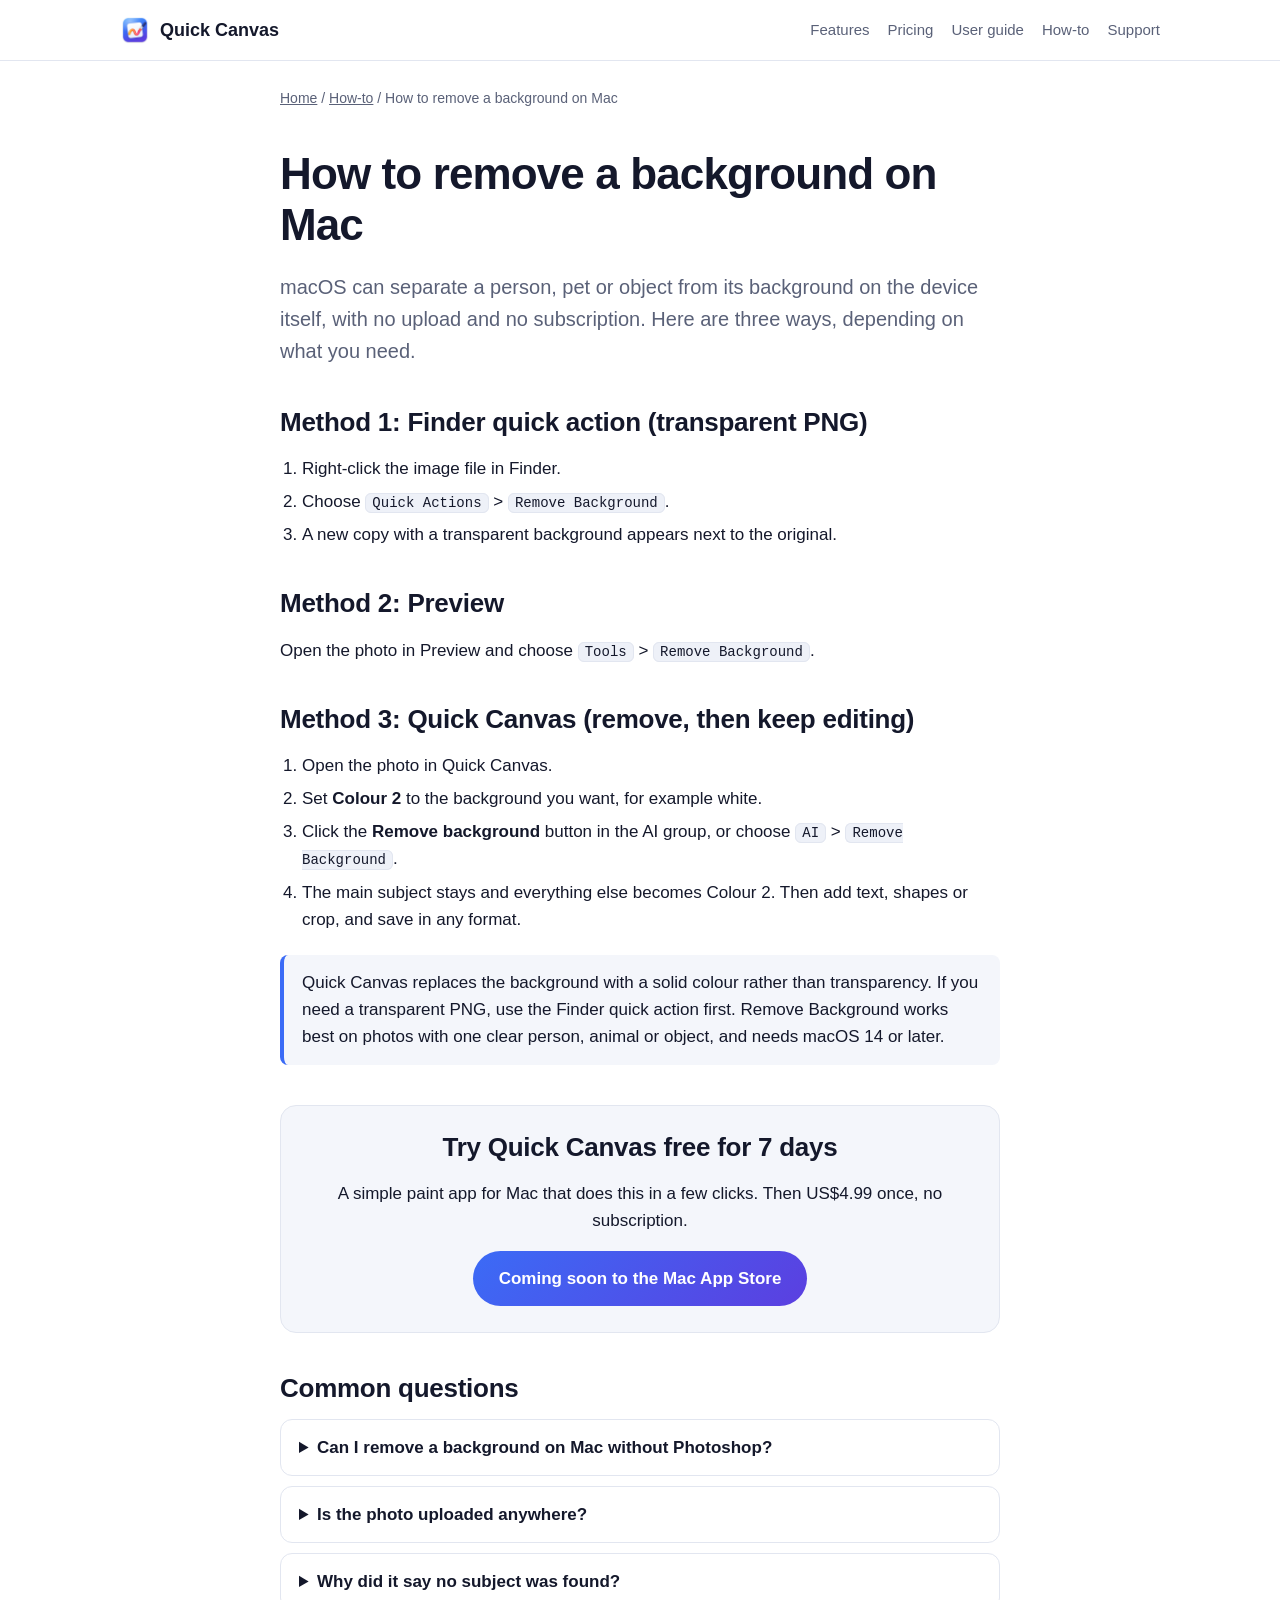
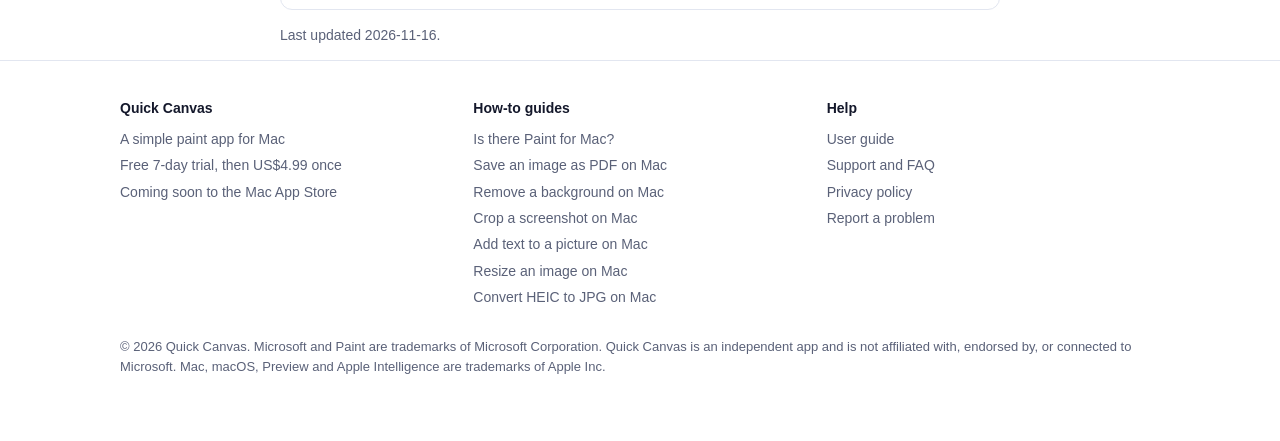
<file: how-to/remove-background-on-mac.html>
<!doctype html>
<html lang="en">
<head>
<meta charset="utf-8">
<meta name="viewport" content="width=device-width, initial-scale=1">
<title>How to remove a background from a picture on Mac</title>
<meta name="description" content="Remove the background from a photo on Mac without Photoshop: the built-in Finder and Preview options, and one-click Remove Background in Quick Canvas.">
<meta name="keywords" content="remove background mac, remove background from photo mac, background remover mac, delete background picture mac, without photoshop, offline background removal mac">
<link rel="canonical" href="https://ismailammar.github.io/quickcanvas-support/how-to/remove-background-on-mac.html">
<meta name="robots" content="index, follow">
<meta name="theme-color" content="#3b6bf6">
<meta property="og:type" content="article">
<meta property="og:site_name" content="Quick Canvas">
<meta property="og:title" content="How to remove a background from a picture on Mac">
<meta property="og:description" content="Remove the background from a photo on Mac without Photoshop: the built-in Finder and Preview options, and one-click Remove Background in Quick Canvas.">
<meta property="og:url" content="https://ismailammar.github.io/quickcanvas-support/how-to/remove-background-on-mac.html">
<meta property="og:image" content="https://ismailammar.github.io/quickcanvas-support/assets/og-image.png">
<meta property="og:image:width" content="1200">
<meta property="og:image:height" content="630">
<meta name="twitter:card" content="summary_large_image">
<meta name="twitter:title" content="How to remove a background from a picture on Mac">
<meta name="twitter:description" content="Remove the background from a photo on Mac without Photoshop: the built-in Finder and Preview options, and one-click Remove Background in Quick Canvas.">
<meta name="twitter:image" content="https://ismailammar.github.io/quickcanvas-support/assets/og-image.png">
<link rel="icon" type="image/png" sizes="32x32" href="../assets/favicon.png">
<link rel="icon" type="image/png" sizes="64x64" href="../assets/favicon-64.png">
<link rel="apple-touch-icon" href="../assets/apple-touch-icon.png">
<link rel="stylesheet" href="../assets/site.css">
<script type="application/ld+json">{"@context": "https://schema.org", "@type": "FAQPage", "mainEntity": [{"@type": "Question", "name": "Can I remove a background on Mac without Photoshop?", "acceptedAnswer": {"@type": "Answer", "text": "Yes. macOS has on-device background removal in Finder quick actions and Preview, and Quick Canvas offers it as a one-click button."}}, {"@type": "Question", "name": "Is the photo uploaded anywhere?", "acceptedAnswer": {"@type": "Answer", "text": "No. All three methods run on your Mac using Apple's own frameworks."}}, {"@type": "Question", "name": "Why did it say no subject was found?", "acceptedAnswer": {"@type": "Answer", "text": "Background removal looks for a clear main subject. Drawings, landscapes and busy scenes often have none."}}]}</script>
<script type="application/ld+json">{"@context": "https://schema.org", "@type": "BreadcrumbList", "itemListElement": [{"@type": "ListItem", "position": 1, "name": "Home", "item": "https://ismailammar.github.io/quickcanvas-support/index.html"}, {"@type": "ListItem", "position": 2, "name": "How-to", "item": "https://ismailammar.github.io/quickcanvas-support/how-to/"}, {"@type": "ListItem", "position": 3, "name": "How to remove a background on Mac", "item": "https://ismailammar.github.io/quickcanvas-support/how-to/remove-background-on-mac.html"}]}</script>
<script type="application/ld+json">{"@context": "https://schema.org", "@type": "Article", "headline": "How to remove a background on Mac", "description": "Remove the background from a photo on Mac without Photoshop: the built-in Finder and Preview options, and one-click Remove Background in Quick Canvas.", "dateModified": "2026-11-16", "author": {"@type": "Organization", "name": "Quick Canvas"}, "publisher": {"@type": "Organization", "name": "Quick Canvas", "logo": {"@type": "ImageObject", "url": "https://ismailammar.github.io/quickcanvas-support/assets/icon-512.png"}}, "mainEntityOfPage": "https://ismailammar.github.io/quickcanvas-support/how-to/remove-background-on-mac.html", "about": {"@context": "https://schema.org", "@type": "SoftwareApplication", "name": "Quick Canvas", "applicationCategory": "DesignApplication", "applicationSubCategory": "Paint and drawing app", "operatingSystem": "macOS 13 or later", "description": "Quick Canvas is a simple paint app for Mac: draw, add shapes and text, crop and resize pictures, remove backgrounds, and save as PNG, JPG, PDF, GIF, TIFF, BMP or HEIC. Free 7-day trial, then a one-time US$4.99 purchase. No subscription.", "url": "https://ismailammar.github.io/quickcanvas-support/", "image": "https://ismailammar.github.io/quickcanvas-support/assets/icon-512.png", "screenshot": "https://ismailammar.github.io/quickcanvas-support/assets/hero.jpg", "offers": {"@type": "Offer", "price": "4.99", "priceCurrency": "USD", "description": "Free 7-day trial, then a one-time purchase. No subscription."}, "featureList": ["Pencil, eraser and six brushes", "17 shapes including arrows and stars", "Rectangle and free-form selection", "Crop, resize, rotate and flip", "Text on pictures", "Opacity control", "Rulers and gridlines", "Save as PNG, JPG, JPEG, PDF, GIF, TIFF, BMP and HEIC", "Remove background on device", "Apple Intelligence image creation", "Clean files with no watermark or hidden data"], "softwareRequirements": "macOS 13 Ventura or later", "isAccessibleForFree": false, "inLanguage": "en"}}</script>
</head>
<body>
<header class="site"><div class="wrap">
<a class="brand" href="../index.html"><img src="../assets/icon-256.png" alt="" width="30" height="30">Quick Canvas</a>
<nav class="top" aria-label="Main"><a href="../index.html#features" class="hide-sm">Features</a><a href="../index.html#pricing" class="hide-sm">Pricing</a><a href="../guide.html">User guide</a><a href="../how-to/" class="hide-sm">How-to</a><a href="../support.html">Support</a></nav>
</div></header>
<main>
<div class="wrap narrow"><article>
<p class="crumbs"><a href="../index.html">Home</a> / <a href="index.html">How-to</a> / How to remove a background on Mac</p>
<h1>How to remove a background on Mac</h1>
<p class="lead">macOS can separate a person, pet or object from its background on the device itself, with no upload and no subscription. Here are three ways, depending on what you need.</p>
<h2>Method 1: Finder quick action (transparent PNG)</h2>
<ol><li>Right-click the image file in Finder.</li><li>Choose <kbd>Quick Actions</kbd> &gt; <kbd>Remove Background</kbd>.</li><li>A new copy with a transparent background appears next to the original.</li></ol>
<h2>Method 2: Preview</h2>
<p>Open the photo in Preview and choose <kbd>Tools</kbd> &gt; <kbd>Remove Background</kbd>.</p>
<h2>Method 3: Quick Canvas (remove, then keep editing)</h2>
<ol><li>Open the photo in Quick Canvas.</li>
<li>Set <strong>Colour 2</strong> to the background you want, for example white.</li>
<li>Click the <strong>Remove background</strong> button in the AI group, or choose <kbd>AI</kbd> &gt; <kbd>Remove Background</kbd>.</li>
<li>The main subject stays and everything else becomes Colour 2. Then add text, shapes or crop, and save in any format.</li></ol>
<div class="note">Quick Canvas replaces the background with a solid colour rather than transparency. If you need a transparent PNG, use the Finder quick action first. Remove Background works best on photos with one clear person, animal or object, and needs macOS 14 or later.</div>
<div class="cta-box"><h2>Try Quick Canvas free for 7 days</h2><p>A simple paint app for Mac that does this in a few clicks. Then US$4.99 once, no subscription.</p><a class="cta" href="../index.html#pricing">Coming soon to the Mac App Store</a></div>
<h2>Common questions</h2>
<details><summary>Can I remove a background on Mac without Photoshop?</summary><p>Yes. macOS has on-device background removal in Finder quick actions and Preview, and Quick Canvas offers it as a one-click button.</p></details>
<details><summary>Is the photo uploaded anywhere?</summary><p>No. All three methods run on your Mac using Apple&#x27;s own frameworks.</p></details>
<details><summary>Why did it say no subject was found?</summary><p>Background removal looks for a clear main subject. Drawings, landscapes and busy scenes often have none.</p></details>
<p class="small">Last updated 2026-11-16.</p>
</article></div>
</main>
<footer class="site"><div class="wrap">
<div class="cols">
<div><h4>Quick Canvas</h4><ul><li>A simple paint app for Mac</li><li>Free 7-day trial, then US$4.99 once</li><li>Coming soon to the Mac App Store</li></ul></div>
<div><h4>How-to guides</h4><ul><li><a href="../how-to/paint-for-mac.html">Is there Paint for Mac?</a></li><li><a href="../how-to/save-image-as-pdf-on-mac.html">Save an image as PDF on Mac</a></li><li><a href="../how-to/remove-background-on-mac.html">Remove a background on Mac</a></li><li><a href="../how-to/crop-screenshot-on-mac.html">Crop a screenshot on Mac</a></li><li><a href="../how-to/add-text-to-image-on-mac.html">Add text to a picture on Mac</a></li><li><a href="../how-to/resize-image-on-mac.html">Resize an image on Mac</a></li><li><a href="../how-to/convert-heic-to-jpg-on-mac.html">Convert HEIC to JPG on Mac</a></li></ul></div>
<div><h4>Help</h4><ul><li><a href="../guide.html">User guide</a></li><li><a href="../support.html">Support and FAQ</a></li><li><a href="../privacy.html">Privacy policy</a></li><li><a href="https://github.com/ismailammar/quickcanvas-support/issues">Report a problem</a></li></ul></div>
</div>
<p class="legal">&copy; 2026 Quick Canvas. Microsoft and Paint are trademarks of Microsoft Corporation. Quick Canvas is an independent app and is not affiliated with, endorsed by, or connected to Microsoft. Mac, macOS, Preview and Apple Intelligence are trademarks of Apple Inc.</p>
</div></footer>
</body>
</html>
</file>
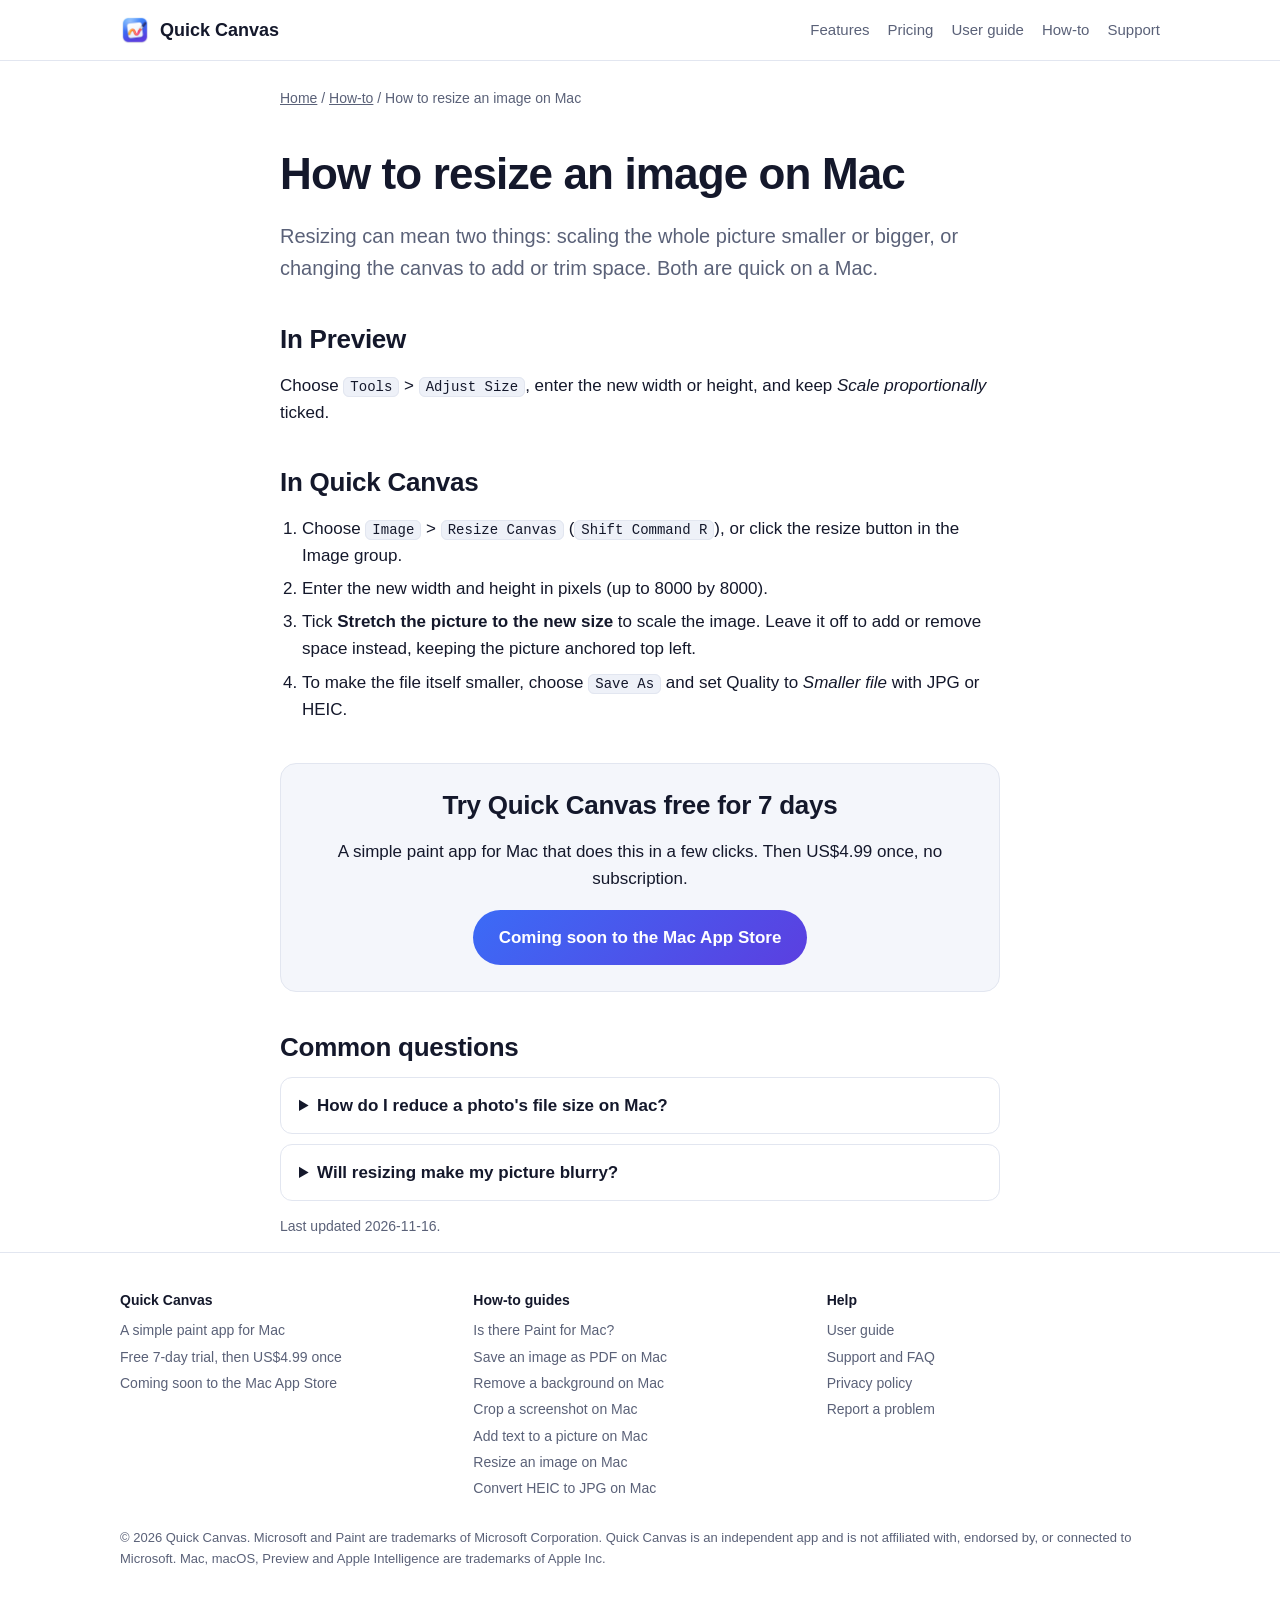
<file: how-to/resize-image-on-mac.html>
<!doctype html>
<html lang="en">
<head>
<meta charset="utf-8">
<meta name="viewport" content="width=device-width, initial-scale=1">
<title>How to resize an image on Mac (change pixel size)</title>
<meta name="description" content="Change the width and height of a picture on Mac, make an image smaller for email or upload, or add space around it, with Preview or Quick Canvas.">
<meta name="keywords" content="resize image mac, change image size mac, make picture smaller mac, reduce image size mac, scale image mac, pixel dimensions mac, compress image mac">
<link rel="canonical" href="https://ismailammar.github.io/quickcanvas-support/how-to/resize-image-on-mac.html">
<meta name="robots" content="index, follow">
<meta name="theme-color" content="#3b6bf6">
<meta property="og:type" content="article">
<meta property="og:site_name" content="Quick Canvas">
<meta property="og:title" content="How to resize an image on Mac (change pixel size)">
<meta property="og:description" content="Change the width and height of a picture on Mac, make an image smaller for email or upload, or add space around it, with Preview or Quick Canvas.">
<meta property="og:url" content="https://ismailammar.github.io/quickcanvas-support/how-to/resize-image-on-mac.html">
<meta property="og:image" content="https://ismailammar.github.io/quickcanvas-support/assets/og-image.png">
<meta property="og:image:width" content="1200">
<meta property="og:image:height" content="630">
<meta name="twitter:card" content="summary_large_image">
<meta name="twitter:title" content="How to resize an image on Mac (change pixel size)">
<meta name="twitter:description" content="Change the width and height of a picture on Mac, make an image smaller for email or upload, or add space around it, with Preview or Quick Canvas.">
<meta name="twitter:image" content="https://ismailammar.github.io/quickcanvas-support/assets/og-image.png">
<link rel="icon" type="image/png" sizes="32x32" href="../assets/favicon.png">
<link rel="icon" type="image/png" sizes="64x64" href="../assets/favicon-64.png">
<link rel="apple-touch-icon" href="../assets/apple-touch-icon.png">
<link rel="stylesheet" href="../assets/site.css">
<script type="application/ld+json">{"@context": "https://schema.org", "@type": "FAQPage", "mainEntity": [{"@type": "Question", "name": "How do I reduce a photo's file size on Mac?", "acceptedAnswer": {"@type": "Answer", "text": "Save it as JPG or HEIC with the Smaller file quality option in Quick Canvas, or use Export in Preview with a lower quality slider."}}, {"@type": "Question", "name": "Will resizing make my picture blurry?", "acceptedAnswer": {"@type": "Answer", "text": "Making it smaller keeps it sharp. Making it much bigger than the original always softens detail."}}]}</script>
<script type="application/ld+json">{"@context": "https://schema.org", "@type": "BreadcrumbList", "itemListElement": [{"@type": "ListItem", "position": 1, "name": "Home", "item": "https://ismailammar.github.io/quickcanvas-support/index.html"}, {"@type": "ListItem", "position": 2, "name": "How-to", "item": "https://ismailammar.github.io/quickcanvas-support/how-to/"}, {"@type": "ListItem", "position": 3, "name": "How to resize an image on Mac", "item": "https://ismailammar.github.io/quickcanvas-support/how-to/resize-image-on-mac.html"}]}</script>
<script type="application/ld+json">{"@context": "https://schema.org", "@type": "Article", "headline": "How to resize an image on Mac", "description": "Change the width and height of a picture on Mac, make an image smaller for email or upload, or add space around it, with Preview or Quick Canvas.", "dateModified": "2026-11-16", "author": {"@type": "Organization", "name": "Quick Canvas"}, "publisher": {"@type": "Organization", "name": "Quick Canvas", "logo": {"@type": "ImageObject", "url": "https://ismailammar.github.io/quickcanvas-support/assets/icon-512.png"}}, "mainEntityOfPage": "https://ismailammar.github.io/quickcanvas-support/how-to/resize-image-on-mac.html", "about": {"@context": "https://schema.org", "@type": "SoftwareApplication", "name": "Quick Canvas", "applicationCategory": "DesignApplication", "applicationSubCategory": "Paint and drawing app", "operatingSystem": "macOS 13 or later", "description": "Quick Canvas is a simple paint app for Mac: draw, add shapes and text, crop and resize pictures, remove backgrounds, and save as PNG, JPG, PDF, GIF, TIFF, BMP or HEIC. Free 7-day trial, then a one-time US$4.99 purchase. No subscription.", "url": "https://ismailammar.github.io/quickcanvas-support/", "image": "https://ismailammar.github.io/quickcanvas-support/assets/icon-512.png", "screenshot": "https://ismailammar.github.io/quickcanvas-support/assets/hero.jpg", "offers": {"@type": "Offer", "price": "4.99", "priceCurrency": "USD", "description": "Free 7-day trial, then a one-time purchase. No subscription."}, "featureList": ["Pencil, eraser and six brushes", "17 shapes including arrows and stars", "Rectangle and free-form selection", "Crop, resize, rotate and flip", "Text on pictures", "Opacity control", "Rulers and gridlines", "Save as PNG, JPG, JPEG, PDF, GIF, TIFF, BMP and HEIC", "Remove background on device", "Apple Intelligence image creation", "Clean files with no watermark or hidden data"], "softwareRequirements": "macOS 13 Ventura or later", "isAccessibleForFree": false, "inLanguage": "en"}}</script>
</head>
<body>
<header class="site"><div class="wrap">
<a class="brand" href="../index.html"><img src="../assets/icon-256.png" alt="" width="30" height="30">Quick Canvas</a>
<nav class="top" aria-label="Main"><a href="../index.html#features" class="hide-sm">Features</a><a href="../index.html#pricing" class="hide-sm">Pricing</a><a href="../guide.html">User guide</a><a href="../how-to/" class="hide-sm">How-to</a><a href="../support.html">Support</a></nav>
</div></header>
<main>
<div class="wrap narrow"><article>
<p class="crumbs"><a href="../index.html">Home</a> / <a href="index.html">How-to</a> / How to resize an image on Mac</p>
<h1>How to resize an image on Mac</h1>
<p class="lead">Resizing can mean two things: scaling the whole picture smaller or bigger, or changing the canvas to add or trim space. Both are quick on a Mac.</p>
<h2>In Preview</h2>
<p>Choose <kbd>Tools</kbd> &gt; <kbd>Adjust Size</kbd>, enter the new width or height, and keep <em>Scale proportionally</em> ticked.</p>
<h2>In Quick Canvas</h2>
<ol><li>Choose <kbd>Image</kbd> &gt; <kbd>Resize Canvas</kbd> (<kbd>Shift Command R</kbd>), or click the resize button in the Image group.</li>
<li>Enter the new width and height in pixels (up to 8000 by 8000).</li>
<li>Tick <strong>Stretch the picture to the new size</strong> to scale the image. Leave it off to add or remove space instead, keeping the picture anchored top left.</li>
<li>To make the file itself smaller, choose <kbd>Save As</kbd> and set Quality to <em>Smaller file</em> with JPG or HEIC.</li></ol>
<div class="cta-box"><h2>Try Quick Canvas free for 7 days</h2><p>A simple paint app for Mac that does this in a few clicks. Then US$4.99 once, no subscription.</p><a class="cta" href="../index.html#pricing">Coming soon to the Mac App Store</a></div>
<h2>Common questions</h2>
<details><summary>How do I reduce a photo&#x27;s file size on Mac?</summary><p>Save it as JPG or HEIC with the Smaller file quality option in Quick Canvas, or use Export in Preview with a lower quality slider.</p></details>
<details><summary>Will resizing make my picture blurry?</summary><p>Making it smaller keeps it sharp. Making it much bigger than the original always softens detail.</p></details>
<p class="small">Last updated 2026-11-16.</p>
</article></div>
</main>
<footer class="site"><div class="wrap">
<div class="cols">
<div><h4>Quick Canvas</h4><ul><li>A simple paint app for Mac</li><li>Free 7-day trial, then US$4.99 once</li><li>Coming soon to the Mac App Store</li></ul></div>
<div><h4>How-to guides</h4><ul><li><a href="../how-to/paint-for-mac.html">Is there Paint for Mac?</a></li><li><a href="../how-to/save-image-as-pdf-on-mac.html">Save an image as PDF on Mac</a></li><li><a href="../how-to/remove-background-on-mac.html">Remove a background on Mac</a></li><li><a href="../how-to/crop-screenshot-on-mac.html">Crop a screenshot on Mac</a></li><li><a href="../how-to/add-text-to-image-on-mac.html">Add text to a picture on Mac</a></li><li><a href="../how-to/resize-image-on-mac.html">Resize an image on Mac</a></li><li><a href="../how-to/convert-heic-to-jpg-on-mac.html">Convert HEIC to JPG on Mac</a></li></ul></div>
<div><h4>Help</h4><ul><li><a href="../guide.html">User guide</a></li><li><a href="../support.html">Support and FAQ</a></li><li><a href="../privacy.html">Privacy policy</a></li><li><a href="https://github.com/ismailammar/quickcanvas-support/issues">Report a problem</a></li></ul></div>
</div>
<p class="legal">&copy; 2026 Quick Canvas. Microsoft and Paint are trademarks of Microsoft Corporation. Quick Canvas is an independent app and is not affiliated with, endorsed by, or connected to Microsoft. Mac, macOS, Preview and Apple Intelligence are trademarks of Apple Inc.</p>
</div></footer>
</body>
</html>
</file>
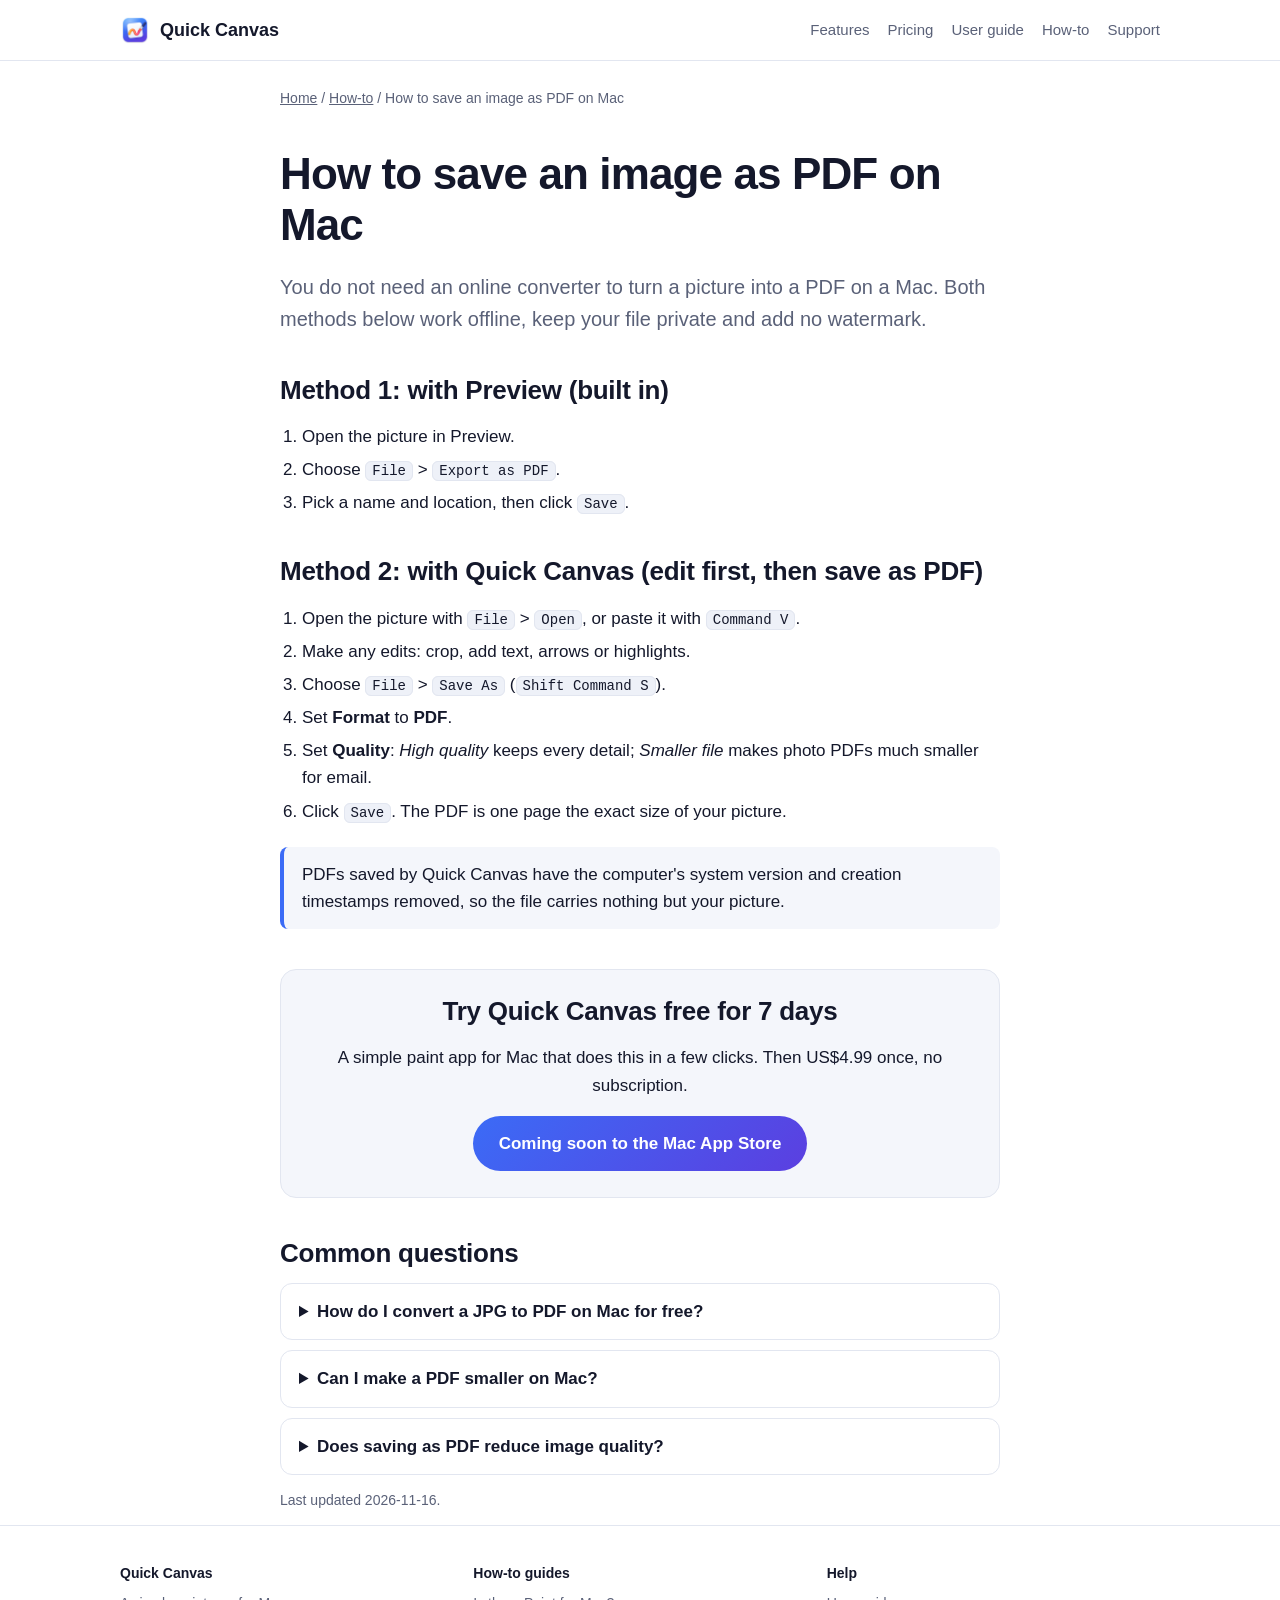
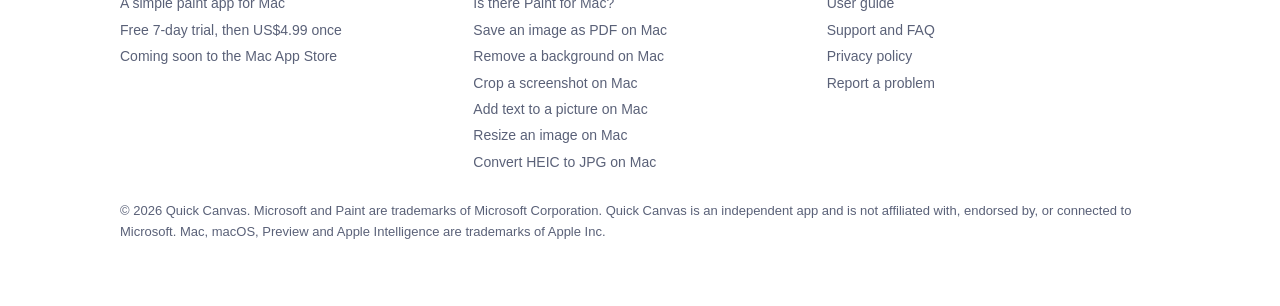
<file: how-to/save-image-as-pdf-on-mac.html>
<!doctype html>
<html lang="en">
<head>
<meta charset="utf-8">
<meta name="viewport" content="width=device-width, initial-scale=1">
<title>How to save an image as PDF on Mac (PNG, JPG to PDF)</title>
<meta name="description" content="Convert a PNG, JPG or screenshot to PDF on a Mac in seconds, using Preview or Quick Canvas, with no watermark and no online converter.">
<meta name="keywords" content="save image as pdf mac, convert png to pdf mac, jpg to pdf mac, picture to pdf mac, screenshot to pdf mac, image to pdf converter mac offline">
<link rel="canonical" href="https://ismailammar.github.io/quickcanvas-support/how-to/save-image-as-pdf-on-mac.html">
<meta name="robots" content="index, follow">
<meta name="theme-color" content="#3b6bf6">
<meta property="og:type" content="article">
<meta property="og:site_name" content="Quick Canvas">
<meta property="og:title" content="How to save an image as PDF on Mac (PNG, JPG to PDF)">
<meta property="og:description" content="Convert a PNG, JPG or screenshot to PDF on a Mac in seconds, using Preview or Quick Canvas, with no watermark and no online converter.">
<meta property="og:url" content="https://ismailammar.github.io/quickcanvas-support/how-to/save-image-as-pdf-on-mac.html">
<meta property="og:image" content="https://ismailammar.github.io/quickcanvas-support/assets/og-image.png">
<meta property="og:image:width" content="1200">
<meta property="og:image:height" content="630">
<meta name="twitter:card" content="summary_large_image">
<meta name="twitter:title" content="How to save an image as PDF on Mac (PNG, JPG to PDF)">
<meta name="twitter:description" content="Convert a PNG, JPG or screenshot to PDF on a Mac in seconds, using Preview or Quick Canvas, with no watermark and no online converter.">
<meta name="twitter:image" content="https://ismailammar.github.io/quickcanvas-support/assets/og-image.png">
<link rel="icon" type="image/png" sizes="32x32" href="../assets/favicon.png">
<link rel="icon" type="image/png" sizes="64x64" href="../assets/favicon-64.png">
<link rel="apple-touch-icon" href="../assets/apple-touch-icon.png">
<link rel="stylesheet" href="../assets/site.css">
<script type="application/ld+json">{"@context": "https://schema.org", "@type": "FAQPage", "mainEntity": [{"@type": "Question", "name": "How do I convert a JPG to PDF on Mac for free?", "acceptedAnswer": {"@type": "Answer", "text": "Open it in Preview and choose File > Export as PDF. It is built into every Mac and works offline."}}, {"@type": "Question", "name": "Can I make a PDF smaller on Mac?", "acceptedAnswer": {"@type": "Answer", "text": "In Quick Canvas, choose Save As, set Format to PDF and Quality to Smaller file. This mainly shrinks photos; simple drawings are already small."}}, {"@type": "Question", "name": "Does saving as PDF reduce image quality?", "acceptedAnswer": {"@type": "Answer", "text": "Not with High quality selected. The picture is stored at its full resolution."}}]}</script>
<script type="application/ld+json">{"@context": "https://schema.org", "@type": "BreadcrumbList", "itemListElement": [{"@type": "ListItem", "position": 1, "name": "Home", "item": "https://ismailammar.github.io/quickcanvas-support/index.html"}, {"@type": "ListItem", "position": 2, "name": "How-to", "item": "https://ismailammar.github.io/quickcanvas-support/how-to/"}, {"@type": "ListItem", "position": 3, "name": "How to save an image as PDF on Mac", "item": "https://ismailammar.github.io/quickcanvas-support/how-to/save-image-as-pdf-on-mac.html"}]}</script>
<script type="application/ld+json">{"@context": "https://schema.org", "@type": "Article", "headline": "How to save an image as PDF on Mac", "description": "Convert a PNG, JPG or screenshot to PDF on a Mac in seconds, using Preview or Quick Canvas, with no watermark and no online converter.", "dateModified": "2026-11-16", "author": {"@type": "Organization", "name": "Quick Canvas"}, "publisher": {"@type": "Organization", "name": "Quick Canvas", "logo": {"@type": "ImageObject", "url": "https://ismailammar.github.io/quickcanvas-support/assets/icon-512.png"}}, "mainEntityOfPage": "https://ismailammar.github.io/quickcanvas-support/how-to/save-image-as-pdf-on-mac.html", "about": {"@context": "https://schema.org", "@type": "SoftwareApplication", "name": "Quick Canvas", "applicationCategory": "DesignApplication", "applicationSubCategory": "Paint and drawing app", "operatingSystem": "macOS 13 or later", "description": "Quick Canvas is a simple paint app for Mac: draw, add shapes and text, crop and resize pictures, remove backgrounds, and save as PNG, JPG, PDF, GIF, TIFF, BMP or HEIC. Free 7-day trial, then a one-time US$4.99 purchase. No subscription.", "url": "https://ismailammar.github.io/quickcanvas-support/", "image": "https://ismailammar.github.io/quickcanvas-support/assets/icon-512.png", "screenshot": "https://ismailammar.github.io/quickcanvas-support/assets/hero.jpg", "offers": {"@type": "Offer", "price": "4.99", "priceCurrency": "USD", "description": "Free 7-day trial, then a one-time purchase. No subscription."}, "featureList": ["Pencil, eraser and six brushes", "17 shapes including arrows and stars", "Rectangle and free-form selection", "Crop, resize, rotate and flip", "Text on pictures", "Opacity control", "Rulers and gridlines", "Save as PNG, JPG, JPEG, PDF, GIF, TIFF, BMP and HEIC", "Remove background on device", "Apple Intelligence image creation", "Clean files with no watermark or hidden data"], "softwareRequirements": "macOS 13 Ventura or later", "isAccessibleForFree": false, "inLanguage": "en"}}</script>
</head>
<body>
<header class="site"><div class="wrap">
<a class="brand" href="../index.html"><img src="../assets/icon-256.png" alt="" width="30" height="30">Quick Canvas</a>
<nav class="top" aria-label="Main"><a href="../index.html#features" class="hide-sm">Features</a><a href="../index.html#pricing" class="hide-sm">Pricing</a><a href="../guide.html">User guide</a><a href="../how-to/" class="hide-sm">How-to</a><a href="../support.html">Support</a></nav>
</div></header>
<main>
<div class="wrap narrow"><article>
<p class="crumbs"><a href="../index.html">Home</a> / <a href="index.html">How-to</a> / How to save an image as PDF on Mac</p>
<h1>How to save an image as PDF on Mac</h1>
<p class="lead">You do not need an online converter to turn a picture into a PDF on a Mac. Both methods below work offline, keep your file private and add no watermark.</p>
<h2>Method 1: with Preview (built in)</h2>
<ol><li>Open the picture in Preview.</li><li>Choose <kbd>File</kbd> &gt; <kbd>Export as PDF</kbd>.</li><li>Pick a name and location, then click <kbd>Save</kbd>.</li></ol>
<h2>Method 2: with Quick Canvas (edit first, then save as PDF)</h2>
<ol><li>Open the picture with <kbd>File</kbd> &gt; <kbd>Open</kbd>, or paste it with <kbd>Command V</kbd>.</li>
<li>Make any edits: crop, add text, arrows or highlights.</li>
<li>Choose <kbd>File</kbd> &gt; <kbd>Save As</kbd> (<kbd>Shift Command S</kbd>).</li>
<li>Set <strong>Format</strong> to <strong>PDF</strong>.</li>
<li>Set <strong>Quality</strong>: <em>High quality</em> keeps every detail; <em>Smaller file</em> makes photo PDFs much smaller for email.</li>
<li>Click <kbd>Save</kbd>. The PDF is one page the exact size of your picture.</li></ol>
<div class="note">PDFs saved by Quick Canvas have the computer's system version and creation timestamps removed, so the file carries nothing but your picture.</div>
<div class="cta-box"><h2>Try Quick Canvas free for 7 days</h2><p>A simple paint app for Mac that does this in a few clicks. Then US$4.99 once, no subscription.</p><a class="cta" href="../index.html#pricing">Coming soon to the Mac App Store</a></div>
<h2>Common questions</h2>
<details><summary>How do I convert a JPG to PDF on Mac for free?</summary><p>Open it in Preview and choose File &gt; Export as PDF. It is built into every Mac and works offline.</p></details>
<details><summary>Can I make a PDF smaller on Mac?</summary><p>In Quick Canvas, choose Save As, set Format to PDF and Quality to Smaller file. This mainly shrinks photos; simple drawings are already small.</p></details>
<details><summary>Does saving as PDF reduce image quality?</summary><p>Not with High quality selected. The picture is stored at its full resolution.</p></details>
<p class="small">Last updated 2026-11-16.</p>
</article></div>
</main>
<footer class="site"><div class="wrap">
<div class="cols">
<div><h4>Quick Canvas</h4><ul><li>A simple paint app for Mac</li><li>Free 7-day trial, then US$4.99 once</li><li>Coming soon to the Mac App Store</li></ul></div>
<div><h4>How-to guides</h4><ul><li><a href="../how-to/paint-for-mac.html">Is there Paint for Mac?</a></li><li><a href="../how-to/save-image-as-pdf-on-mac.html">Save an image as PDF on Mac</a></li><li><a href="../how-to/remove-background-on-mac.html">Remove a background on Mac</a></li><li><a href="../how-to/crop-screenshot-on-mac.html">Crop a screenshot on Mac</a></li><li><a href="../how-to/add-text-to-image-on-mac.html">Add text to a picture on Mac</a></li><li><a href="../how-to/resize-image-on-mac.html">Resize an image on Mac</a></li><li><a href="../how-to/convert-heic-to-jpg-on-mac.html">Convert HEIC to JPG on Mac</a></li></ul></div>
<div><h4>Help</h4><ul><li><a href="../guide.html">User guide</a></li><li><a href="../support.html">Support and FAQ</a></li><li><a href="../privacy.html">Privacy policy</a></li><li><a href="https://github.com/ismailammar/quickcanvas-support/issues">Report a problem</a></li></ul></div>
</div>
<p class="legal">&copy; 2026 Quick Canvas. Microsoft and Paint are trademarks of Microsoft Corporation. Quick Canvas is an independent app and is not affiliated with, endorsed by, or connected to Microsoft. Mac, macOS, Preview and Apple Intelligence are trademarks of Apple Inc.</p>
</div></footer>
</body>
</html>
</file>
<file: assets/site.css>
:root {
  --bg: #ffffff;
  --bg-soft: #f4f6fb;
  --text: #14182b;
  --muted: #5a6178;
  --line: #e2e6f0;
  --accent: #3b6bf6;
  --accent-2: #5b3fe0;
  --accent-text: #ffffff;
  --card: #ffffff;
  --code: #eef1f8;
  --radius: 16px;
  --max: 1080px;
}
@media (prefers-color-scheme: dark) {
  :root {
    --bg: #0f1220;
    --bg-soft: #161a2c;
    --text: #eef0f8;
    --muted: #a3a9c2;
    --line: #262b42;
    --accent: #6f95ff;
    --accent-2: #9a85ff;
    --accent-text: #0f1220;
    --card: #171b2e;
    --code: #1e2338;
  }
}
* { box-sizing: border-box; }
html { -webkit-text-size-adjust: 100%; }
body {
  margin: 0;
  background: var(--bg);
  color: var(--text);
  font: 17px/1.6 -apple-system, BlinkMacSystemFont, "SF Pro Text", "Segoe UI", Roboto, Helvetica, Arial, sans-serif;
}
img, video { max-width: 100%; height: auto; display: block; }
a { color: var(--accent); }
.wrap { max-width: var(--max); margin: 0 auto; padding: 0 20px; }
.narrow { max-width: 760px; }

header.site {
  position: sticky; top: 0; z-index: 10;
  background: color-mix(in srgb, var(--bg) 88%, transparent);
  backdrop-filter: saturate(160%) blur(12px);
  -webkit-backdrop-filter: saturate(160%) blur(12px);
  border-bottom: 1px solid var(--line);
}
header.site .wrap { display: flex; align-items: center; justify-content: space-between; gap: 16px; height: 60px; }
.brand { display: flex; align-items: center; gap: 10px; font-weight: 700; color: var(--text); text-decoration: none; font-size: 18px; }
.brand img { width: 30px; height: 30px; }
nav.top { display: flex; gap: 18px; flex-wrap: wrap; font-size: 15px; }
nav.top a { color: var(--muted); text-decoration: none; }
nav.top a:hover { color: var(--text); }
@media (max-width: 640px) { nav.top a.hide-sm { display: none; } }

.hero { padding: 64px 0 40px; text-align: center; }
.hero img.icon { width: 112px; height: 112px; margin: 0 auto 18px; }
.hero h1 { font-size: clamp(34px, 6vw, 56px); line-height: 1.08; letter-spacing: -0.02em; margin: 0 0 16px; }
.hero p.lead { font-size: clamp(18px, 2.4vw, 22px); color: var(--muted); max-width: 720px; margin: 0 auto 26px; }
.badge-row { display: flex; gap: 10px; justify-content: center; flex-wrap: wrap; margin-bottom: 18px; }
.badge { font-size: 14px; padding: 5px 12px; border-radius: 999px; background: var(--bg-soft); border: 1px solid var(--line); color: var(--muted); }
.cta { display: inline-flex; align-items: center; gap: 10px; padding: 14px 26px; border-radius: 999px; font-weight: 600; text-decoration: none;
  background: linear-gradient(135deg, var(--accent), var(--accent-2)); color: #fff; }
.cta.secondary { background: transparent; color: var(--accent); border: 1px solid var(--line); }
.cta-row { display: flex; gap: 12px; justify-content: center; flex-wrap: wrap; }
.small { font-size: 14px; color: var(--muted); }

.shot { margin: 40px auto 0; max-width: 960px; border-radius: 14px; overflow: hidden; border: 1px solid var(--line);
  box-shadow: 0 24px 60px rgba(20, 30, 80, 0.18); background: var(--bg-soft); }

section { padding: 56px 0; }
section.alt { background: var(--bg-soft); border-top: 1px solid var(--line); border-bottom: 1px solid var(--line); }
h2 { font-size: clamp(26px, 4vw, 36px); letter-spacing: -0.01em; line-height: 1.2; margin: 0 0 14px; }
h3 { font-size: 20px; margin: 0 0 6px; }
.sub { color: var(--muted); margin: 0 0 30px; max-width: 760px; }

.grid { display: grid; gap: 16px; grid-template-columns: repeat(auto-fit, minmax(240px, 1fr)); }
.card { background: var(--card); border: 1px solid var(--line); border-radius: var(--radius); padding: 20px; }
.card p { margin: 0; color: var(--muted); font-size: 16px; }
.card .ico { font-size: 26px; line-height: 1; margin-bottom: 10px; }
.card a.more { display: inline-block; margin-top: 10px; font-size: 15px; font-weight: 600; text-decoration: none; }

.price { max-width: 520px; margin: 0 auto; text-align: center; padding: 30px; }
.price .amount { font-size: 54px; font-weight: 800; letter-spacing: -0.02em; margin: 6px 0; }
.price ul { text-align: left; display: inline-block; margin: 14px 0 22px; padding-left: 20px; }

table { width: 100%; border-collapse: collapse; margin: 14px 0 22px; font-size: 16px; }
th, td { text-align: left; padding: 10px 12px; border-bottom: 1px solid var(--line); vertical-align: top; }
th { color: var(--muted); font-weight: 600; font-size: 14px; }
.table-scroll { overflow-x: auto; }

details { border: 1px solid var(--line); border-radius: 12px; padding: 14px 18px; margin: 10px 0; background: var(--card); }
details summary { cursor: pointer; font-weight: 600; }
details p { margin: 10px 0 0; color: var(--muted); }

article h1 { font-size: clamp(30px, 5vw, 44px); line-height: 1.15; letter-spacing: -0.02em; margin: 40px 0 12px; }
article h2 { font-size: 26px; margin-top: 40px; }
article .lead { font-size: 20px; color: var(--muted); }
article ol, article ul { padding-left: 22px; }
article li { margin: 6px 0; }
kbd { font: 14px ui-monospace, SFMono-Regular, Menlo, monospace; background: var(--code); border: 1px solid var(--line); border-radius: 6px; padding: 1px 6px; }
.note { border-left: 4px solid var(--accent); background: var(--bg-soft); padding: 14px 18px; border-radius: 8px; margin: 22px 0; }
.crumbs { font-size: 14px; color: var(--muted); margin-top: 26px; }
.crumbs a { color: var(--muted); }
.cta-box { margin: 40px 0; padding: 26px; border-radius: var(--radius); background: var(--bg-soft); border: 1px solid var(--line); text-align: center; }
.cta-box h2 { margin-top: 0; }

footer.site { border-top: 1px solid var(--line); padding: 36px 0 50px; font-size: 14px; color: var(--muted); }
footer.site .cols { display: grid; gap: 20px; grid-template-columns: repeat(auto-fit, minmax(180px, 1fr)); }
footer.site h4 { color: var(--text); font-size: 14px; margin: 0 0 8px; }
footer.site ul { list-style: none; margin: 0; padding: 0; }
footer.site li { margin: 4px 0; }
footer.site a { color: var(--muted); text-decoration: none; }
footer.site a:hover { color: var(--text); }
footer.site .legal { margin-top: 24px; font-size: 13px; }
.grid.three { grid-template-columns: repeat(auto-fit, minmax(290px, 1fr)); }
</file>
